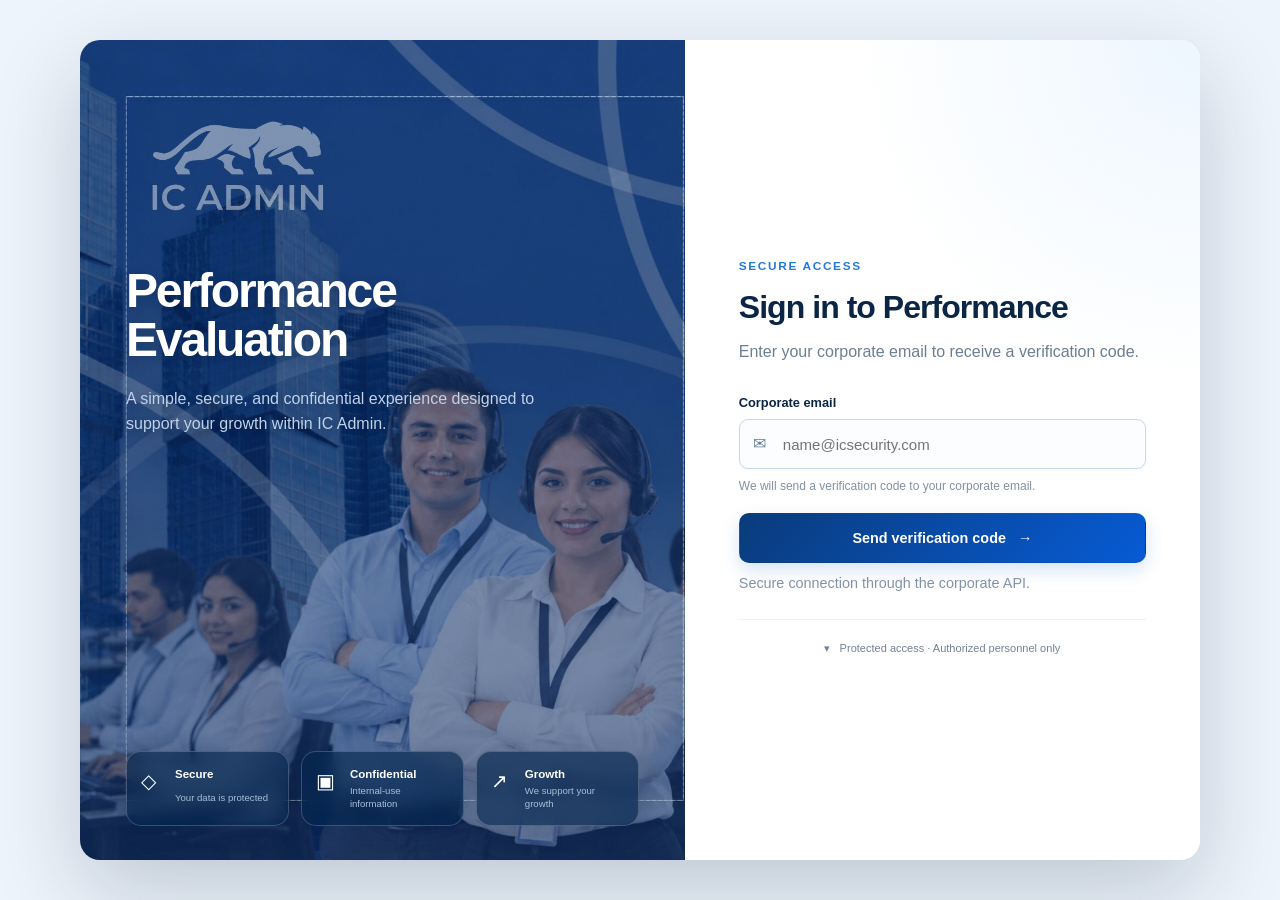
<file: index.html>
<!DOCTYPE html>
<html lang="en">
<head>
<meta charset="UTF-8" />
<meta name="viewport" content="width=device-width, initial-scale=1.0" />
<title>IC Admin — Performance Evaluation</title>
<link rel="stylesheet" href="css/styles.css?v=20261102-self-visibility-v1" />
<link rel="stylesheet" href="css/leader-ux-v20.css?v=20261007-email-login-v1" />
<link rel="stylesheet" href="css/leader-ux-v21.css?v=20261007-email-login-v1" />
<link rel="stylesheet" href="css/workflow-ux-v22.css?v=20261007-email-login-v1" />
<link rel="stylesheet" href="css/clarity-ux-v23.css?v=20261007-email-login-v1" />
<link rel="stylesheet" href="css/closure-ux-v24.css?v=20261007-email-login-v1" />
</head>
<body>
  <div id="app-root"></div>


  <script src="js/config.js?v=20261102-self-visibility-v1"></script>
  <script src="js/data.js?v=20261007-email-login-v1"></script>
  <script src="js/calculations.js?v=20261007-email-login-v1"></script>
  <script src="js/icons.js?v=20261007-email-login-v1"></script>
  <script src="js/charts.js?v=20261007-email-login-v1"></script>
  <script src="js/ninebox-axis-labels-v43.js?v=20261007-email-login-v1"></script>
  <script src="js/storage.js?v=20261007-email-login-v1"></script>
  <script src="js/objective-normalization.js?v=20261007-email-login-v1"></script>
  <script src="js/api.js?v=20261102-self-visibility-v1"></script>
  <script src="js/auth.js?v=20261007-email-login-v1"></script>
  <script src="js/leader-team-state.js?v=20261014-leader-evaluate-v1"></script>
  <script src="js/app.js?v=20261102-ivan-goal-resume-v1"></script>
  <script src="js/leader-draft-continuity-v44.js?v=20261007-email-login-v1"></script>
  <script src="js/continuity-validation-v41.js?v=20261007-email-login-v1"></script>
  <script src="js/leader-ux-v20.js?v=20261007-email-login-v1"></script>
  <script src="js/leader-ux-v21.js?v=20261007-email-login-v1"></script>
  <script src="js/workflow-ux-v22.js?v=20261014-leader-evaluate-v1"></script>
  <script src="js/clarity-ux-v23.js?v=20261007-email-login-v1"></script>
  <script src="js/closure-ux-v24.js?v=20261007-email-login-v1"></script>
  <script src="js/objective-scale-v25.js?v=20261007-email-login-v1"></script>
  <script src="js/name-fix-v26.js?v=20261007-email-login-v1"></script>
  <script src="js/leader-scroll-v27.js?v=20261007-email-login-v1"></script>
  <script src="js/progressive-save-v28.js?v=20261007-email-login-v1"></script>

  <script src="js/i18n-unified-v33.js?v=20261007-email-login-v1"></script>
  <script src="js/i18n-final-v42.js?v=20261007-email-login-v1"></script>
</body>
</html>
</file>
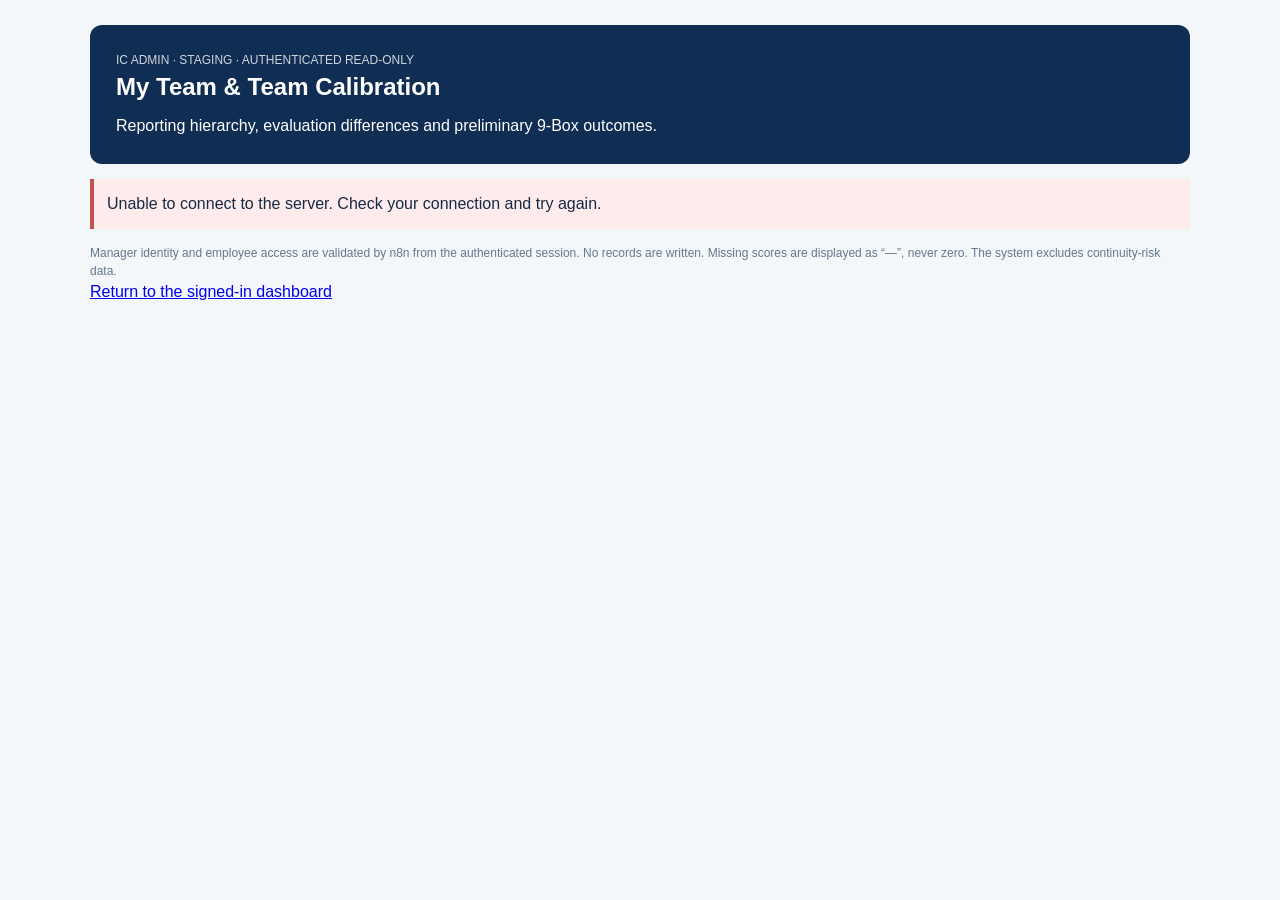
<file: team-calibration-live.html>
<!doctype html>
<html lang="en"><head><meta charset="utf-8"><meta name="viewport" content="width=device-width, initial-scale=1">
<title>IC ADMIN | My Team — Live Read-only</title>
<link rel="stylesheet" href="css/styles.css">
<style>
body{background:#f4f7fa;color:#152b44;font-family:Arial,sans-serif}.shell{max-width:1150px;margin:auto;padding:25px}
.hero{background:#102d53;color:white;padding:26px;border-radius:12px}.hero h1{color:white;margin:0 0 9px}
.panel{background:white;border:1px solid #d9e4ed;border-radius:11px;padding:20px;margin:16px 0}
.grid{display:grid;grid-template-columns:repeat(auto-fit,minmax(175px,1fr));gap:12px}.stat{background:#f2f6fb;padding:14px;border-radius:9px}
.stat strong{display:block;font-size:25px;color:#16365e}.layout{display:grid;grid-template-columns:310px minmax(0,1fr);gap:17px}
button{cursor:pointer;border:1px solid #a9bed2;background:white;border-radius:7px;padding:9px 12px;color:#12345b}
button:hover{background:#e8f1fb}.person{display:block;width:100%;margin:7px 0;text-align:left;transition:background .15s,border-color .15s;min-height:43px}.person.selected,.person[aria-pressed="true"]{background:#193f77;color:#fff;border:2px solid #2f76d2;font-weight:700;box-shadow:inset 4px 0 #73b0ff}.person.selected .badge{background:#dceaff;color:#173d70}.person:focus-visible{outline:3px solid #388bf5;outline-offset:2px}
.small{font-size:12px;color:#66788c}.notice{background:#fff3d3;border-left:4px solid #dbaa25;padding:13px;margin:15px 0}
.error{background:#feecec;border-color:#bc5252}.loading{background:#e8f2ff;border-left-color:#3778cc;color:#143e73}.loading::before{content:"";display:inline-block;width:13px;height:13px;margin-right:10px;border:2px solid #b9d2ed;border-top-color:#1456a5;border-radius:50%;vertical-align:-2px;animation:spinning .8s linear infinite}@keyframes spinning{to{transform:rotate(360deg)}}@media(prefers-reduced-motion:reduce){.loading::before{animation:none}}.detail-loading{padding:28px;border:1px dashed #adc9ea;background:#f4f8fd;border-radius:9px;color:#174574;font-weight:700}.detail-header{margin:0 0 15px}.detail-header h3{margin:0 0 6px}.detail-empty{padding:36px 16px;color:#66788c;text-align:center}.layout>.panel{min-width:0}.row{padding:12px 0;border-bottom:1px solid #e5eaf0}
.boxes{display:grid;grid-template-columns:repeat(3,minmax(0,1fr));gap:6px;max-width:470px}
.box{border:1px solid #c5d4e4;padding:13px 5px;text-align:center;border-radius:7px;font-size:12px;background:#f7f9fc}
.box.chosen{background:#d9eee5;border-color:#3b9b6c}.hidden{display:none}.badge{font-size:11px;border-radius:12px;padding:4px 8px;background:#e6edf6}
pre{white-space:pre-wrap;overflow-wrap:anywhere}@media(max-width:750px){.layout{grid-template-columns:1fr}}
</style></head><body>
<main class="shell"><section class="hero"><div style="font-size:12px;opacity:.8">IC ADMIN · STAGING · AUTHENTICATED READ-ONLY</div><h1>My Team &amp; Team Calibration</h1><div>Reporting hierarchy, evaluation differences and preliminary 9-Box outcomes.</div></section>
<div id="status" class="notice">Loading authorized team data…</div><section id="content" class="hidden">
<div class="grid" id="stats"></div><div class="layout"><aside class="panel"><h3>Reporting hierarchy</h3><div id="hierarchy"></div></aside>
<section class="panel"><h3>Employee evaluation</h3><div id="team" class="small">Select a team member from the left to review their evaluation and 9-Box result.</div><div id="detail" aria-live="polite"></div></section></div></section>
<div class="small">Manager identity and employee access are validated by n8n from the authenticated session. No records are written. Missing scores are displayed as “—”, never zero. The system excludes continuity-risk data.</div>
<p><a href="index.html#/lider/dashboard">Return to the signed-in dashboard</a></p></main>
<script src="js/config.js"></script><script src="js/api.js"></script>
<script>
(function(){
'use strict';
const $=id=>document.getElementById(id);
const htmlEscape=value=>String(value??'').replace(/[&<>"']/g,c=>({'&':'&amp;','<':'&lt;','>':'&gt;','"':'&quot;',"'":'&#39;'}[c]));
const fmt=value=>value===null||value===undefined||value===''?'—':(typeof value==='number'?Number(value.toFixed(2)):htmlEscape(value));
const score=o=>o&&o.globalResult5!=null?fmt(o.globalResult5)+' / 5':'—';
const errors={unauthorized:'No valid session was received by this page. Open it from your signed-in staging tab (same tab), or sign in again.',forbidden:'Your account cannot access this workspace.',no_active_period:'Exactly one active evaluation period is required.',not_in_structure:'The selected employee is outside your reporting structure.',invalid_employee_id:'Invalid employee ID.'};
const status=(s,error=false)=>{$('status').className='notice'+(error?' error':'');$('status').textContent=s};
const request=async(key,query='')=>{
 const endpoint=window.APP_CONFIG.apiEndpoints[key];
 const response=await window.EDDApi.apiRequest(endpoint+query,{cacheMs:0,timeoutMs:30000});
 if(!response||response.success!==true)throw new Error((response&&errors[response.code])||(response&&response.message)||'Unexpected API response');
 return response.data;
};
let hierarchy,overview,selected=null;
function boxes(o){
 if(!o||!o.nineBox||!Number.isInteger(Number(o.nineBox.quadrant)))return '<span class="small">9-Box pending</span>';
 let q=Number(o.nineBox.quadrant);
 const names=['Black Spot','Sowing','Seed','Potted','Sun','Harvest','Water','Heart','Green Spot'];
 let out='<div class="boxes">';
 for(let att=3;att>=1;att--)for(let perf=1;perf<=3;perf++){let n=(perf-1)*3+att;out+='<div class="box '+(n===q?'chosen':'')+'">'+htmlEscape(names[n-1])+'<br>#'+n+(n===q?' ●':'')+'</div>';}
 return out+'</div>';
}
function render(){
 const s=hierarchy.summary||{},c=overview.summary||{};
 $('stats').innerHTML=[['Direct reports',s.directReports],['Indirect reports',s.indirectReports],['Total members',s.totalMembers],['Leader evaluations completed',c.leaderCompleted],['Calibration pending',c.calibrationPending]].map(([n,v])=>'<div class="stat"><span class="small">'+n+'</span><strong>'+fmt(v)+'</strong></div>').join('');
 const members=hierarchy.members||[];
 $('hierarchy').innerHTML='<div><b>'+htmlEscape(hierarchy.manager?.name||'Manager')+'</b></div>'+
 members.map(m=>'<div class="row" style="padding-left:'+Math.min(6,Number(m.level)||0)*11+'px"><button type="button" class="person" aria-pressed="false" data-id="'+htmlEscape(m.employeeId)+'">'+htmlEscape(m.name||m.employeeId)+' <span class="badge">'+htmlEscape(m.relation||'')+'</span></button><div class="small">'+htmlEscape(m.position||'')+'</div></div>').join('');
 $('team').textContent='Select a team member from the left to review their evaluation and 9-Box result.';
 $('detail').innerHTML='<div class="detail-empty">No employee selected.</div>';
 $('content').classList.remove('hidden');
 document.querySelectorAll('#hierarchy [data-id]').forEach(b=>b.addEventListener('click',()=>detail(b.dataset.id)));

}
let detailRequestId=0;
async function detail(id){
 if(!/^[A-Za-z0-9_-]{1,64}$/.test(id))return status('Invalid employee ID',true);
 if(!hierarchy.members.some(m=>String(m.employeeId)===id))return status('Employee outside current team.',true);
 selected=id;
 document.querySelectorAll('#hierarchy [data-id]').forEach(b=>{
   const active=b.dataset.id===id;
   b.classList.toggle('selected',active);
   b.setAttribute('aria-pressed',String(active));
 });
 const member=hierarchy.members.find(m=>String(m.employeeId)===id);
 const myRequest=++detailRequestId;
 $('team').textContent='Selected: '+(member?.name||id);
 $('detail').innerHTML='<div class="detail-loading" role="status">Loading evaluation for '+htmlEscape(member?.name||id)+'… Please wait.</div>';
 status('Loading evaluation…');
 try{
  const d=await request('managerTeamEvaluation','?employeeId='+encodeURIComponent(id));
  if(myRequest!==detailRequestId)return; // Ignore responses from an earlier selection.
  $('detail').innerHTML='<div class="detail-header"><h3>'+htmlEscape(d.employee?.name||member?.name||id)+'</h3><p class="small">'+htmlEscape(d.employee?.position||'')+' · Evaluated by '+htmlEscape(d.evaluator?.name||'—')+'</p></div>'+
  '<div class="grid"><div class="stat">Self-assessment<strong>'+score(d.self)+'</strong></div><div class="stat">Manager evaluation<strong>'+score(d.leader)+'</strong></div><div class="stat">Difference (manager − self)<strong>'+fmt(d.gap?.global?.difference5)+'</strong></div></div>'+
  '<h4>Self-assessment 9-Box</h4>'+boxes(d.self)+'<h4>Manager 9-Box</h4>'+boxes(d.leader)+
  '<h4>Competencies</h4>'+(d.competencies||[]).map(x=>'<div class="row"><b>'+htmlEscape(x.name)+'</b><div class="small">Self: '+fmt(x.selfValue)+' · Manager: '+fmt(x.leaderValue)+'</div></div>').join('')+
  '<h4>Objectives</h4>'+(d.objectives||[]).map(x=>'<div class="row"><b>'+htmlEscape(x.description)+'</b><div class="small">Self compliance: '+fmt(x.self?.compliancePercent)+' · Manager validated: '+fmt(x.leader?.leaderValidatedPercent)+'</div></div>').join('')+
  '<p class="small">View only. Preliminary results are not a calibration action.</p>';
  status('Evaluation loaded. Read-only.');
 }catch(e){
  if(myRequest!==detailRequestId)return;
  $('detail').innerHTML='<div class="notice error" role="alert">Could not load this evaluation. Please select the employee again.</div>';
  status(errors[e.detalle?.code]||e.message||'Unable to load detail.',true);
 }
}

async function init(){
 try{
  [hierarchy,overview]=await Promise.all([request('managerHierarchy'),request('managerTeamCalibration')]);
  render();status('Authenticated data loaded. Read-only.');
 }catch(e){status(errors[e.detalle?.code]||e.message||'The manager endpoints are not yet published. The illustrative demo remains available.',true)}
}
init();
})();
</script></body></html>
</file>
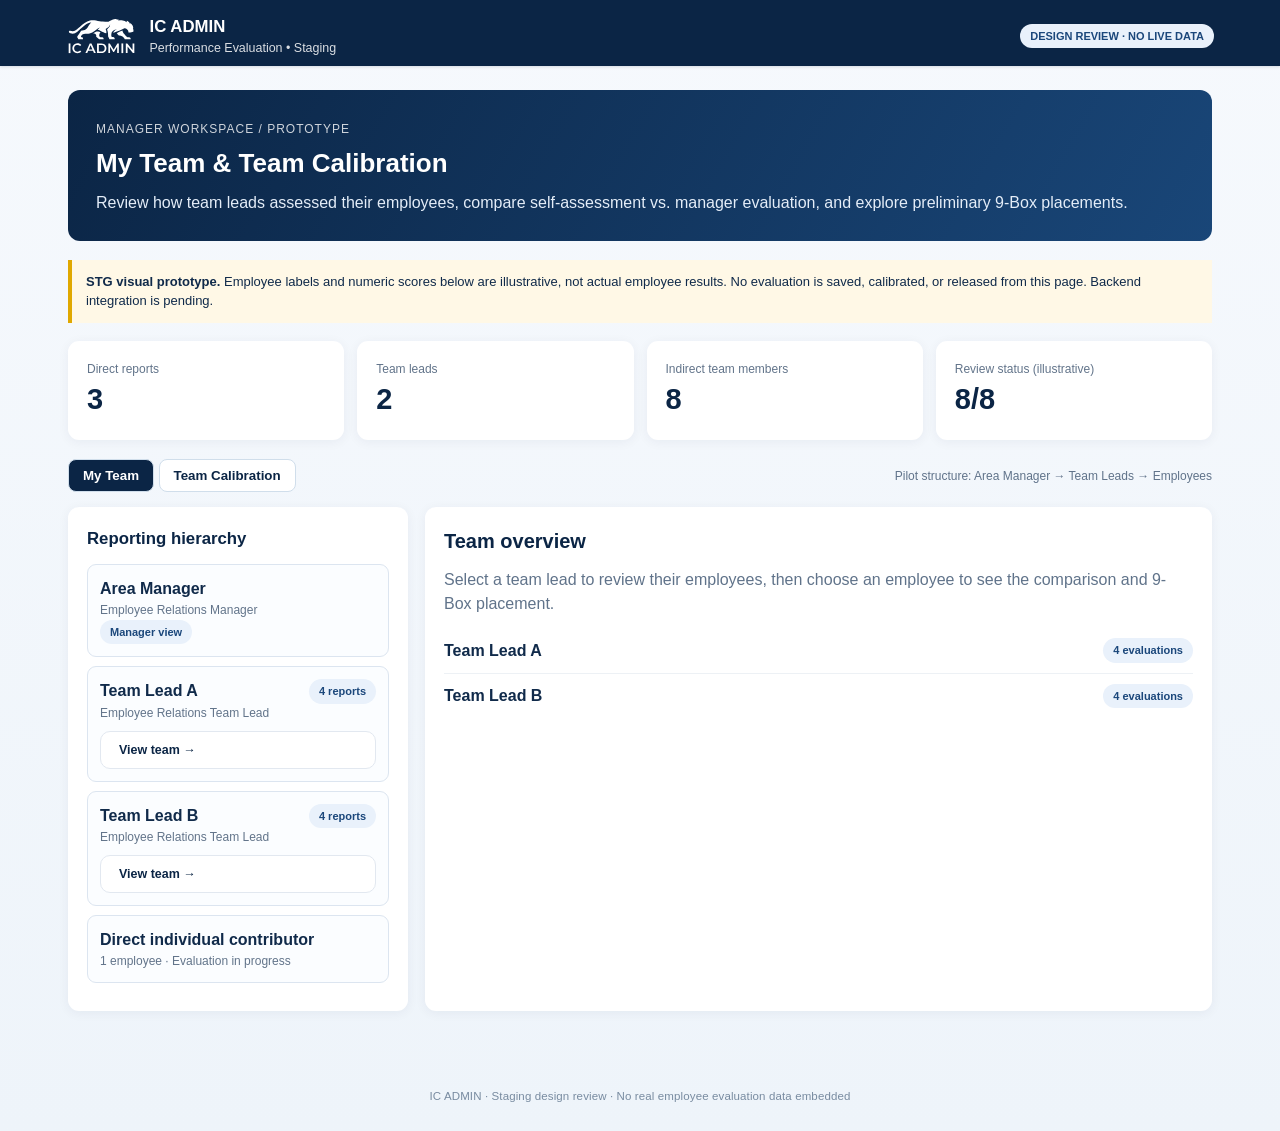
<file: team-calibration-preview.html>
<!DOCTYPE html>
<html lang="en"><head><meta charset="utf-8"><meta name="viewport" content="width=device-width,initial-scale=1">
<title>IC ADMIN | Team Calibration — STG</title>
<link rel="stylesheet" href="css/styles.css">
<style>
.tc-shell{max-width:1180px;margin:auto;padding:24px 18px 55px}.tc-hero{background:linear-gradient(120deg,#0b2545,#194678);color:white;border-radius:12px;padding:26px 28px;margin-bottom:19px}.tc-hero h1{color:white;font-size:26px;margin:4px 0 8px}.tc-muted{color:#60738a}.tc-grid{display:grid;grid-template-columns:repeat(4,1fr);gap:13px;margin-bottom:19px}.tc-panel{background:white;border-radius:11px;box-shadow:0 2px 12px #1529450e;padding:19px}.tc-kpi{font-size:29px;color:#0b2545;font-weight:800}.tc-tag{display:inline-block;border-radius:18px;padding:4px 10px;background:#e9f1fb;color:#1b477b;font-weight:700;font-size:11px}.tc-pill{background:#fff3d9;color:#805615}.tc-layout{display:grid;grid-template-columns:340px minmax(0,1fr);gap:17px}.tc-node{border:1px solid #dce5f0;padding:12px;border-radius:9px;margin:9px 0;background:#fbfdff}.tc-node button{margin-top:9px;width:100%;text-align:left}.tc-member{padding:11px;border:1px solid #e1e9f2;border-radius:9px;margin:8px 0;display:flex;gap:10px;align-items:center;justify-content:space-between}.tc-member.active{border-color:#3b82c4;background:#eaf1fb}.tc-mini{font-size:12px;color:#62748a}.tc-results{display:grid;grid-template-columns:repeat(3,1fr);gap:11px}.tc-stat{border:1px solid #dae5f1;border-radius:9px;padding:12px}.tc-stat b{display:block;font-size:25px;margin-top:5px;color:#102e55}.tc-nine{display:grid;grid-template-columns:repeat(3,1fr);gap:6px;max-width:410px;margin:12px auto}.tc-cell{border:1px solid #cfdceb;border-radius:8px;text-align:center;min-height:82px;padding:8px 4px;background:#f7faff;position:relative}.tc-cell.on{background:#e1f2ea;border-color:#3f9975}.tc-cell span{font-weight:800;font-size:12px}.tc-cell small{display:block;font-size:10px;color:#657489}.tc-dot{display:inline-block;background:#0b2545;color:white;border-radius:50%;padding:3px 6px;font-size:10px;margin:2px}.tc-dot.manager{background:#238a63}.tc-row{display:flex;align-items:center;justify-content:space-between;padding:10px 0;border-bottom:1px solid #edf1f5}.tc-row:last-child{border:0}.tc-empty{color:#657489;padding:20px 4px}.tc-notice{background:#fff8e6;border-left:4px solid #e0a800;padding:12px 14px;font-size:13px;margin-bottom:18px}.tc-flex{display:flex;align-items:center;justify-content:space-between;gap:12px;flex-wrap:wrap}.tc-tab{border:1px solid #d0deeb;background:white;border-radius:8px;padding:8px 14px;cursor:pointer;color:#0b2545;font-weight:700}.tc-tab.active{background:#0b2545;color:white}.tc-hide{display:none}@media(max-width:900px){.tc-layout{grid-template-columns:1fr}.tc-grid{grid-template-columns:repeat(2,1fr)}}@media(max-width:550px){.tc-grid,.tc-results{grid-template-columns:1fr}}
</style></head><body>
<header class="app-header"><div class="app-header-top"><div class="brand"><img src="assets/ic-admin-logo-white.svg" style="height:40px;max-width:140px" alt="Inter-Con"><div><div class="brand-title">IC ADMIN</div><div class="brand-sub">Performance Evaluation • Staging</div></div></div><span class="tc-tag">DESIGN REVIEW · NO LIVE DATA</span></div></header>
<main class="tc-shell">
<section class="tc-hero"><span style="font-size:12px;letter-spacing:1px;opacity:.8">MANAGER WORKSPACE / PROTOTYPE</span><h1>My Team &amp; Team Calibration</h1><p style="margin:0;color:#e4edf8">Review how team leads assessed their employees, compare self-assessment vs. manager evaluation, and explore preliminary 9-Box placements.</p></section>
<div class="tc-notice"><b>STG visual prototype.</b> Employee labels and numeric scores below are illustrative, not actual employee results. No evaluation is saved, calibrated, or released from this page. Backend integration is pending.</div>
<div class="tc-grid"><div class="tc-panel"><div class="tc-mini">Direct reports</div><div class="tc-kpi">3</div></div><div class="tc-panel"><div class="tc-mini">Team leads</div><div class="tc-kpi">2</div></div><div class="tc-panel"><div class="tc-mini">Indirect team members</div><div class="tc-kpi">8</div></div><div class="tc-panel"><div class="tc-mini">Review status (illustrative)</div><div class="tc-kpi">8/8</div></div></div>
<div class="tc-flex" style="margin:0 0 15px"><div><button class="tc-tab active" id="tabTeam" onclick="setTab('team')">My Team</button> <button class="tc-tab" id="tabCal" onclick="setTab('cal')">Team Calibration</button></div><span class="tc-muted" style="font-size:12px">Pilot structure: Area Manager → Team Leads → Employees</span></div>
<div class="tc-layout"><aside class="tc-panel"><h3 style="margin-top:0">Reporting hierarchy</h3><div class="tc-node"><b>Area Manager</b><div class="tc-mini">Employee Relations Manager</div><span class="tc-tag">Manager view</span></div>
<div id="leaders"></div><div class="tc-node"><b>Direct individual contributor</b><div class="tc-mini">1 employee · Evaluation in progress</div></div></aside>
<section class="tc-panel"><div id="welcome"><h2>Team overview</h2><p class="tc-muted">Select a team lead to review their employees, then choose an employee to see the comparison and 9-Box placement.</p><div class="tc-row"><b>Team Lead A</b><span class="tc-tag">4 evaluations</span></div><div class="tc-row"><b>Team Lead B</b><span class="tc-tag">4 evaluations</span></div></div>
<div id="detail" class="tc-hide"><div class="tc-flex"><div><span class="tc-tag">ILLUSTRATIVE RESULT</span><h2 id="employeeTitle" style="margin-top:7px"></h2><div class="tc-mini" id="managerTitle"></div></div><button class="btn btn-outline btn-sm" onclick="showOverview()">← Team overview</button></div>
<div class="tc-results" style="margin-top:19px"><div class="tc-stat"><div class="tc-mini">Self-assessment</div><b id="scoreSelf"></b></div><div class="tc-stat"><div class="tc-mini">Manager evaluation</div><b id="scoreManager"></b></div><div class="tc-stat"><div class="tc-mini">Difference (manager − self)</div><b id="scoreGap"></b></div></div>
<h3>Competency comparison</h3><div class="tc-row"><span>Values &amp; Attitude</span><b id="attitudes"></b></div><div class="tc-row"><span>Performance</span><b id="performances"></b></div><h3>9-Box placement</h3><p class="tc-mini">S = Self-assessment; M = Manager evaluation. Vertical: Values &amp; Attitude · Horizontal: Performance.</p><div class="tc-nine" id="nineBox"></div><p class="tc-mini" id="positions"></p><div class="tc-notice" style="margin-top:14px"><b>Read-only preview.</b> Calibration decisions and adjusted results require authorized backend workflows and an audit trail.</div>
</div></section></div></main><footer class="app-footer">IC ADMIN · Staging design review · No real employee evaluation data embedded</footer>
<script>
const demo=[{lead:'Team Lead A',team:[{id:'Employee A1',s:64,m:72,sa:75,sp:61,ma:84,mp:69},{id:'Employee A2',s:56,m:68,sa:64,sp:55,ma:72,mp:65},{id:'Employee A3',s:76,m:82,sa:81,sp:74,ma:88,mp:80},{id:'Employee A4',s:69,m:62,sa:70,sp:68,ma:67,mp:60}]},{lead:'Team Lead B',team:[{id:'Employee B1',s:71,m:81,sa:73,sp:70,ma:82,mp:80},{id:'Employee B2',s:83,m:78,sa:86,sp:81,ma:79,mp:77},{id:'Employee B3',s:59,m:69,sa:65,sp:56,ma:76,mp:65},{id:'Employee B4',s:78,m:88,sa:81,sp:76,ma:93,mp:85}]}];
const boxNames=['Black Spot','Sowing','Seed','Potted','Sun','Harvest','Water','Heart','Green Spot'];
const lv=x=>x<60?0:x<80?1:2;const pos=(a,p)=>lv(p)*3+lv(a)+1;
let selectedLead=null,selectedPerson=null;
function renderHierarchy(){document.querySelector('#leaders').innerHTML=demo.map((g,i)=>'<div class="tc-node"><div class="tc-flex"><b>'+g.lead+'</b><span class="tc-tag">'+g.team.length+' reports</span></div><div class="tc-mini">Employee Relations Team Lead</div><button class="btn btn-outline btn-sm" onclick="pickLead('+i+')">View team →</button><div id="group'+i+'"></div></div>').join('')}
function pickLead(i){selectedLead=i;const g=demo[i];document.querySelectorAll('[id^="group"]').forEach(n=>n.innerHTML='');document.querySelector('#group'+i).innerHTML=g.team.map((x,j)=>'<button class="btn btn-outline btn-sm" style="margin-top:6px;font-size:12px" onclick="pickEmployee('+i+','+j+')">'+x.id+' · View Results →</button>').join('');showOverview();document.querySelector('#welcome').innerHTML='<h2>'+g.lead+' — Employees</h2><p class="tc-muted">Select a row to review evaluation results.</p>'+g.team.map((x,j)=>'<div class="tc-member"><div><b>'+x.id+'</b><div class="tc-mini">Manager evaluation: '+x.m+' / 100</div></div><button class="btn btn-outline btn-sm" onclick="pickEmployee('+i+','+j+')">View Results</button></div>').join('')}
function showOverview(){document.querySelector('#welcome').classList.remove('tc-hide');document.querySelector('#detail').classList.add('tc-hide')}
function pickEmployee(i,j){const x=demo[i].team[j];document.querySelector('#welcome').classList.add('tc-hide');document.querySelector('#detail').classList.remove('tc-hide');document.querySelector('#employeeTitle').textContent=x.id;document.querySelector('#managerTitle').textContent='Evaluated by '+demo[i].lead;document.querySelector('#scoreSelf').textContent=x.s.toFixed(1)+' / 100';document.querySelector('#scoreManager').textContent=x.m.toFixed(1)+' / 100';const gap=x.m-x.s;document.querySelector('#scoreGap').textContent=(gap>0?'+':'')+gap.toFixed(1);document.querySelector('#attitudes').textContent='S '+x.sa+'  |  M '+x.ma;document.querySelector('#performances').textContent='S '+x.sp+'  |  M '+x.mp;const si=pos(x.sa,x.sp),mi=pos(x.ma,x.mp);document.querySelector('#nineBox').innerHTML=[2,1,0].flatMap(a=>[0,1,2].map(p=>{let n=p*3+a+1;return '<div class="tc-cell '+(n===si||n===mi?'on':'')+'"><span>'+boxNames[n-1]+'</span><small>Box '+n+'</small>'+(n===si?'<span class="tc-dot">S</span>':'')+(n===mi?'<span class="tc-dot manager">M</span>':'')+'</div>'})).join('');document.querySelector('#positions').textContent='Self: #'+si+' '+boxNames[si-1]+' · Manager: #'+mi+' '+boxNames[mi-1]}
function setTab(t){document.querySelector('#tabTeam').classList.toggle('active',t==='team');document.querySelector('#tabCal').classList.toggle('active',t==='cal');showOverview();document.querySelector('#welcome').innerHTML=t==='team'?'<h2>My Team</h2><p class="tc-muted">Explore the reporting hierarchy and direct reports.</p>':'<h2>Team Calibration</h2><p class="tc-muted">Choose a team lead on the left to compare their employees’ self-assessment and manager evaluation results.</p>';selectedLead=null;document.querySelectorAll('[id^="group"]').forEach(n=>n.innerHTML='')}
renderHierarchy();
</script></body></html>
</file>
<file: css/styles.css>
/* ==========================================================================
   styles.css — Línea visual corporativa EDD Inter-Con
   Azul marino institucional, fondo blanco, azul claro secundario,
   semáforo verde/amarillo/naranja/rojo para estatus.
   ========================================================================== */

:root {
  --azul-marino: #0b2545;
  --azul-marino-2: #13315c;
  --azul-claro: #eaf1fb;
  --azul-medio: #3b82c4;
  --blanco: #ffffff;
  --gris-texto: #4a5568;
  --gris-borde: #e2e8f0;
  --gris-fondo: #f6f8fb;
  --verde: #28a745;
  --amarillo: #e0a800;
  --naranja: #e0731c;
  --rojo: #c0392b;
  --radio: 10px;
  --sombra: 0 1px 3px rgba(11, 37, 69, 0.08), 0 1px 2px rgba(11, 37, 69, 0.06);
}

* { box-sizing: border-box; }
html, body { margin: 0; padding: 0; }
body {
  font-family: -apple-system, BlinkMacSystemFont, 'Segoe UI', Roboto, Helvetica, Arial, sans-serif;
  background: var(--gris-fondo);
  color: #1a202c;
  line-height: 1.5;
}
h1, h2, h3, h4 { color: var(--azul-marino); margin: 0 0 12px; }
h2 { font-size: 1.25rem; }
h3 { font-size: 1.05rem; margin-top: 20px; }
h4 { font-size: 0.95rem; }
p { margin: 0 0 12px; }
.muted { color: #8492a6; font-size: 0.9rem; }
.container { max-width: 1180px; margin: 0 auto; padding: 20px 16px 60px; }

/* ---------- Header ---------- */
.app-header { background: var(--azul-marino); color: #fff; box-shadow: var(--sombra); }
.app-header-top { max-width: 1180px; margin: 0 auto; display: flex; justify-content: space-between; align-items: center; flex-wrap: wrap; gap: 12px; padding: 14px 16px 8px; }
.brand { display: flex; align-items: center; gap: 12px; }
.brand-mark { background: #fff; color: var(--azul-marino); font-weight: 800; border-radius: 8px; width: 40px; height: 40px; display: flex; align-items: center; justify-content: center; font-size: 0.95rem; letter-spacing: 0.5px; }
.brand-mark-lg { width: 64px; height: 64px; font-size: 1.4rem; margin-bottom: 10px; }
.brand-title { font-weight: 700; font-size: 1.05rem; }
.brand-sub { font-size: 0.78rem; opacity: 0.85; }
.header-meta { display: flex; align-items: center; gap: 18px; flex-wrap: wrap; }
.header-meta-item { display: flex; flex-direction: column; font-size: 0.78rem; }
.header-meta-item .label { opacity: 0.7; text-transform: uppercase; font-size: 0.65rem; letter-spacing: 0.04em; }
.header-meta-item .value { font-weight: 600; }
.nav-tabs { max-width: 1180px; margin: 0 auto; display: flex; gap: 4px; padding: 0 12px; overflow-x: auto; }
.nav-tabs a { color: #cfe0f5; text-decoration: none; padding: 10px 14px; font-size: 0.88rem; border-bottom: 3px solid transparent; white-space: nowrap; }
.nav-tabs a.active { color: #fff; border-bottom-color: var(--azul-medio); font-weight: 600; }
.nav-tabs a:hover { color: #fff; }
.app-footer { text-align: center; color: #8492a6; font-size: 0.78rem; padding: 20px 16px 40px; }

/* ---------- Botones ---------- */
.btn { display: inline-block; border: 1px solid transparent; border-radius: 8px; padding: 9px 16px; font-size: 0.88rem; font-weight: 600; cursor: pointer; text-decoration: none; text-align: center; transition: background .15s, color .15s, border-color .15s; }
.btn-primary { background: var(--azul-marino); color: #fff; }
.btn-primary:hover { background: var(--azul-marino-2); }
.btn-outline { background: #fff; color: var(--azul-marino); border-color: var(--gris-borde); }
.btn-outline:hover { background: var(--azul-claro); }
.btn-danger { background: #fff; color: var(--rojo); border-color: var(--rojo); }
.btn-danger:hover { background: #fdecea; }
.btn-sm { padding: 5px 10px; font-size: 0.78rem; }
.btn-block { display: block; width: 100%; margin-bottom: 10px; }
.btn[disabled] { opacity: 0.5; cursor: not-allowed; }

/* ---------- Login ---------- */
.login-screen { min-height: 100vh; display: flex; align-items: center; justify-content: center; background: linear-gradient(160deg, var(--azul-marino) 0%, var(--azul-marino-2) 45%, #1c4a7c 100%); padding: 24px; }
.login-card { background: #fff; border-radius: var(--radio); box-shadow: 0 12px 30px rgba(0,0,0,0.25); padding: 32px; width: 100%; max-width: 420px; }
.login-brand { text-align: center; margin-bottom: 20px; }
.login-brand h1 { font-size: 1.15rem; margin-bottom: 4px; }
.login-brand p { font-size: 0.82rem; color: #8492a6; }
.login-form label { display: block; font-size: 0.8rem; font-weight: 600; margin: 10px 0 4px; color: var(--azul-marino); }
.login-form input, .login-form select { width: 100%; padding: 9px 10px; border: 1px solid var(--gris-borde); border-radius: 8px; font-size: 0.9rem; }
.login-form .btn { margin-top: 16px; }
.quick-access { margin-top: 24px; border-top: 1px solid var(--gris-borde); padding-top: 16px; }
.quick-access-title { font-size: 0.78rem; color: #8492a6; text-transform: uppercase; letter-spacing: 0.04em; margin-bottom: 10px; }
.quick-access .btn { font-size: 0.78rem; margin-bottom: 8px; }

/* Login de dos pasos (beta 3) */
.login-secondary-actions { display: flex; justify-content: space-between; gap: 8px; margin-top: 10px; flex-wrap: wrap; }
.login-secondary-actions .btn { flex: 1; }
#loginCountdown { font-weight: 700; color: var(--azul-marino); }
#loginCountdown.countdown-vencido { color: var(--rojo); }
.row-sin-lider td:first-child { border-left: 3px solid var(--rojo); }

/* ---------- Tarjetas / layout ---------- */
.card { background: #fff; border-radius: var(--radio); box-shadow: var(--sombra); padding: 22px; margin-bottom: 20px; }
.two-col { display: grid; grid-template-columns: 1fr 1fr; gap: 20px; }
.info-grid { display: grid; grid-template-columns: repeat(auto-fit, minmax(180px, 1fr)); gap: 14px; margin: 14px 0; }
.info-grid .label, .info-grid > div > .label { display: block; font-size: 0.72rem; text-transform: uppercase; color: #8492a6; letter-spacing: 0.03em; }
.info-grid .value { font-weight: 600; color: var(--azul-marino); }
.actions { display: flex; gap: 10px; align-items: center; flex-wrap: wrap; margin-top: 14px; }

/* ---------- KPI ---------- */
.kpi-grid { display: grid; grid-template-columns: repeat(auto-fit, minmax(150px, 1fr)); gap: 14px; margin-bottom: 20px; }
.kpi-grid-3 { grid-template-columns: repeat(3, 1fr); margin-bottom: 14px; }
.kpi-card { background: #fff; border-radius: var(--radio); box-shadow: var(--sombra); padding: 16px; text-align: center; border-top: 3px solid var(--azul-medio); }
.kpi-value { font-size: 1.6rem; font-weight: 800; color: var(--azul-marino); }
.kpi-value.kpi-green { color: var(--verde); } .kpi-value.kpi-yellow { color: var(--amarillo); }
.kpi-value.kpi-red { color: var(--rojo); } .kpi-value.kpi-blue { color: var(--azul-medio); } .kpi-value.kpi-gray { color: #8492a6; }
.kpi-label { font-size: 0.78rem; color: #8492a6; margin-top: 4px; }

/* ---------- Badges (estatus) ---------- */
.badge { display: inline-block; padding: 3px 10px; border-radius: 999px; font-size: 0.72rem; font-weight: 700; color: #fff; white-space: nowrap; }
.badge-green { background: var(--verde); } .badge-yellow { background: var(--amarillo); color: #3a2c00; }
.badge-red { background: var(--rojo); } .badge-blue { background: var(--azul-medio); } .badge-gray { background: #8492a6; }

/* ---------- Progreso ---------- */
.progress-wrap { margin: 14px 0; }
.progress { background: var(--gris-borde); border-radius: 999px; height: 10px; overflow: hidden; flex: 1; }
.progress-bar { height: 100%; border-radius: 999px; background: var(--azul-marino); transition: width .3s; }
.progress-label { font-size: 0.75rem; color: #8492a6; margin-top: 4px; }
.bar-row { display: flex; align-items: center; gap: 10px; margin-bottom: 10px; }
.bar-label { width: 220px; font-size: 0.82rem; flex-shrink: 0; }
.bar-count { width: 30px; text-align: right; font-size: 0.8rem; color: #8492a6; }

/* ---------- Tablas ---------- */
.table { width: 100%; border-collapse: collapse; margin: 10px 0; font-size: 0.86rem; }
.table th { text-align: left; background: var(--azul-claro); color: var(--azul-marino); padding: 9px 10px; font-size: 0.76rem; text-transform: uppercase; letter-spacing: 0.02em; }
.table td { padding: 9px 10px; border-bottom: 1px solid var(--gris-borde); vertical-align: top; }
.table-compact td, .table-compact th { padding: 6px 8px; font-size: 0.82rem; }
.table tr.row-auto-mayor td:first-child { border-left: 3px solid var(--azul-medio); }
.table tr.row-lider-mayor td:first-child { border-left: 3px solid var(--naranja); }
.text-right { text-align: right; }

/* ---------- Formularios ---------- */
.form-group { margin-bottom: 14px; }
.form-row { display: grid; grid-template-columns: 1fr 1fr; gap: 14px; }
label { font-weight: 600; font-size: 0.82rem; color: var(--azul-marino); }
input[type="text"], input[type="number"], select, textarea {
  width: 100%; padding: 9px 10px; border: 1px solid var(--gris-borde); border-radius: 8px; font-size: 0.88rem; font-family: inherit; margin-top: 4px;
}
textarea { min-height: 60px; resize: vertical; }
.confirm-check { display: flex; align-items: center; gap: 8px; font-weight: 500; font-size: 0.85rem; color: var(--gris-texto); margin-right: auto; }

/* ---------- Wizard / competencias ---------- */
.wizard-card { }
.wizard-steps { display: flex; flex-wrap: wrap; gap: 6px; margin-bottom: 16px; }
.wizard-step { font-size: 0.74rem; padding: 6px 10px; border-radius: 999px; background: var(--gris-fondo); color: #8492a6; border: 1px solid var(--gris-borde); }
.wizard-step.active { background: var(--azul-marino); color: #fff; border-color: var(--azul-marino); }
.wizard-step.done { background: var(--azul-claro); color: var(--azul-marino); }
.wizard-nav { display: flex; align-items: center; gap: 12px; margin-top: 18px; flex-wrap: wrap; }
.peso-tag { background: var(--azul-claro); color: var(--azul-marino); font-size: 0.7rem; font-weight: 700; padding: 2px 8px; border-radius: 999px; margin-left: 8px; }

.competency-card { border: 1px solid var(--gris-borde); border-radius: var(--radio); padding: 14px 16px; margin-bottom: 12px; }
.competency-header { display: flex; justify-content: space-between; gap: 16px; align-items: flex-start; flex-wrap: wrap; }
.conductas { margin: 8px 0 0; padding-left: 18px; color: var(--gris-texto); font-size: 0.82rem; }
.competency-rate { min-width: 190px; }
.comentario-box { margin-top: 10px; }
.comentario-lectura { margin-top: 8px; font-size: 0.82rem; color: var(--gris-texto); background: var(--gris-fondo); padding: 8px 10px; border-radius: 8px; }

/* ---------- Rating widget (estrellas + N/A) ---------- */
.rating-widget { display: flex; align-items: center; gap: 10px; flex-wrap: wrap; margin-top: 6px; }
.star-rating { display: flex; flex-direction: row-reverse; gap: 2px; }
.star-rating input, .na-radio { position: absolute; width: 1px; height: 1px; padding: 0; margin: -1px; overflow: hidden; clip: rect(0,0,0,0); white-space: nowrap; border: 0; }
.star-rating label.star {
  font-size: 1.65rem; line-height: 1; color: #d8dfe6; cursor: pointer;
  transition: color .12s ease, transform .12s ease; user-select: none;
}
.star-rating label.star:hover { transform: scale(1.15); }
.star-rating input:checked ~ label.star,
.star-rating label.star:hover,
.star-rating label.star:hover ~ label.star { color: #f5b301; }
.na-pill {
  display: inline-flex; align-items: center; justify-content: center; padding: 5px 12px;
  border-radius: 999px; border: 1px solid var(--gris-borde); font-size: 0.72rem; font-weight: 700;
  color: #8492a6; cursor: pointer; transition: all .12s ease; background: #fff;
}
.na-pill:hover { border-color: var(--azul-marino); color: var(--azul-marino); }
.na-radio:checked + .na-pill { background: var(--azul-marino); color: #fff; border-color: var(--azul-marino); }
.rating-empty-hint { font-size: 0.68rem; color: #c0392b; font-weight: 600; }
.rating-readonly .star, .rating-readonly .na-pill { cursor: default; pointer-events: none; }
.rating-compact .star-rating label.star { font-size: 1.25rem; }
.rating-compact .na-pill { padding: 3px 9px; font-size: 0.66rem; }

.escala-details { margin: 10px 0 16px; font-size: 0.85rem; }
.escala-details summary { cursor: pointer; color: var(--azul-medio); font-weight: 600; }
.escala-help { margin-top: 10px; background: var(--azul-claro); border-radius: 8px; padding: 10px 14px; }
.escala-row { display: flex; gap: 10px; padding: 4px 0; font-size: 0.82rem; }
.escala-valor { font-weight: 800; width: 30px; color: var(--azul-marino); }

.objetivo-row { display: flex; gap: 10px; align-items: flex-start; border: 1px solid var(--gris-borde); border-radius: var(--radio); padding: 12px; margin-bottom: 10px; }
.objetivo-num { font-weight: 700; color: var(--azul-marino); width: 30px; padding-top: 8px; }
.objetivo-fields { flex: 1; display: grid; grid-template-columns: 1fr 1fr minmax(150px, auto); gap: 10px; align-items: center; }
.objetivo-lectura { font-size: 0.85rem; padding: 6px 0; }

.resumen-seccion { margin-bottom: 18px; }

/* ---------- Resultado / cuadrante ---------- */
.resultado-final { display: flex; align-items: center; gap: 18px; margin: 10px 0; }
.resultado-num { font-size: 2.6rem; font-weight: 800; }
.cuadrante-box { display: flex; gap: 16px; border: 2px solid; border-radius: var(--radio); padding: 16px; margin: 14px 0; align-items: flex-start; }
.cuadrante-icon { width: 72px; height: 72px; flex-shrink: 0; border-radius: 14px; overflow: hidden; box-shadow: var(--sombra); }
.cuadrante-icon svg { width: 100%; height: 100%; display: block; }
.cuadrante-body { flex: 1; min-width: 0; }
.cuadrante-title-row { display: flex; align-items: center; gap: 10px; flex-wrap: wrap; margin-bottom: 4px; }
.cuadrante-num { color: #fff; font-weight: 800; border-radius: 8px; width: 30px; height: 30px; display: flex; align-items: center; justify-content: center; flex-shrink: 0; font-size: 0.85rem; }
.evidencias-list { padding-left: 18px; font-size: 0.88rem; }
.bar-icon-mini { width: 22px; height: 22px; border-radius: 6px; overflow: hidden; flex-shrink: 0; }
.bar-icon-mini svg { width: 100%; height: 100%; display: block; }

/* ---------- Filtros / alertas ---------- */
.filters-bar { display: flex; gap: 10px; flex-wrap: wrap; margin-bottom: 14px; }
.filters-bar select { width: auto; min-width: 160px; margin-top: 0; }
.alert { padding: 10px 14px; border-radius: 8px; font-size: 0.85rem; margin-bottom: 10px; }
.alert-info { background: var(--azul-claro); color: var(--azul-marino); }
.alert-warning { background: #fff6e0; color: #7a5b00; }
.alert-danger { background: #fdecea; color: var(--rojo); }
.alertas-list { list-style: none; padding: 0; margin: 0; }
.alertas-list li { margin-bottom: 8px; }

/* ---------- 9-Box ---------- */
.ninebox-axes { display: flex; }
.axis-y { writing-mode: vertical-rl; transform: rotate(180deg); font-size: 0.75rem; font-weight: 700; color: var(--azul-marino); margin-right: 6px; }
.axis-x { text-align: center; font-size: 0.75rem; font-weight: 700; color: var(--azul-marino); margin-top: 6px; }
.ninebox-grid { display: flex; flex-direction: column; gap: 6px; margin-left: 20px; }
.ninebox-row { display: grid; grid-template-columns: repeat(3, 1fr); gap: 6px; }
.ninebox-cell { border: 2px solid; border-radius: 10px; padding: 10px; min-height: 100px; cursor: pointer; background: var(--gris-fondo); transition: transform .1s; }
.ninebox-cell:hover { transform: scale(1.02); }
.ninebox-cell-icon { width: 30px; height: 30px; border-radius: 7px; overflow: hidden; margin-bottom: 6px; }
.ninebox-cell-icon svg { width: 100%; height: 100%; display: block; }
.ninebox-cell-title { font-size: 0.76rem; font-weight: 700; color: var(--azul-marino); margin-bottom: 8px; }
.ninebox-markers { display: flex; flex-wrap: wrap; gap: 6px; }
.ninebox-marker { width: 26px; height: 26px; border-radius: 50%; color: #fff; font-size: 0.68rem; font-weight: 700; display: flex; align-items: center; justify-content: center; }
.cuadrante-detail { margin-top: 16px; }

/* ---------- Gantt / cronograma ---------- */
.gantt { overflow-x: auto; }
.gantt-header, .gantt-row { display: grid; grid-template-columns: 220px repeat(6, 40px) 110px; gap: 4px; align-items: center; margin-bottom: 4px; }
.gantt-header { font-size: 0.7rem; text-transform: uppercase; color: #8492a6; font-weight: 700; }
.gantt-label { font-size: 0.8rem; }
.gantt-col { height: 22px; background: var(--gris-borde); border-radius: 4px; }
.gantt-header .gantt-col { background: transparent; text-align: center; height: auto; }
.gantt-active.gantt-gray { background: #b6bfc9; }
.gantt-active.gantt-yellow { background: var(--amarillo); }
.gantt-active.gantt-green { background: var(--verde); }
.gantt-active.gantt-red { background: var(--rojo); }

/* ---------- Radar de competencias (beta) ---------- */
.radar-wrap { display: flex; gap: 20px; flex-wrap: wrap; align-items: flex-start; margin: 14px 0; }
.radar-chart { flex: 0 0 auto; width: 300px; max-width: 100%; }
.radar-svg { width: 100%; height: auto; display: block; }
.radar-side { flex: 1 1 260px; min-width: 220px; }
.radar-legend { display: flex; flex-wrap: wrap; gap: 12px; margin-bottom: 10px; font-size: 0.8rem; color: var(--gris-texto); }
.radar-legend-item { display: flex; align-items: center; gap: 6px; }
.radar-dot { width: 10px; height: 10px; border-radius: 50%; display: inline-block; flex-shrink: 0; }
.radar-dot-dashed { border-radius: 2px; }
.radar-table { margin-top: 4px; }
.radar-note { font-size: 0.74rem; margin-top: 8px; }

/* ---------- 9-Box completa (ejes, niveles, leyenda) ---------- */
.ninebox-full { margin: 10px 0; }
.ninebox-full-body { display: flex; align-items: stretch; gap: 6px; }
.ninebox-full-body .ninebox-vaxis-labels { display: flex; flex-direction: column; justify-content: space-between; align-items: flex-end; padding: 4px 0; font-size: 0.7rem; color: #8492a6; font-weight: 700; }
.ninebox-full-body .ninebox-axes { display: flex; align-items: center; }
.ninebox-full-body .ninebox-grid { flex: 1; margin-left: 0; }
.ninebox-haxis-row { display: flex; margin-top: 4px; }
.ninebox-haxis-spacer { width: 40px; flex-shrink: 0; }
.ninebox-haxis-labels { flex: 1; display: flex; justify-content: space-between; padding: 0 6px; font-size: 0.7rem; color: #8492a6; font-weight: 700; }
.ninebox-full .axis-x { margin-left: 46px; }
.ninebox-legend { margin-top: 14px; background: var(--gris-fondo); border-radius: 8px; padding: 10px 14px; font-size: 0.82rem; }
.ninebox-legend p { margin: 0 0 6px; }
.ninebox-legend p:last-child { margin-bottom: 0; }

.ninebox-cell-clickable { cursor: pointer; }
.ninebox-cell-sel { outline: 3px solid var(--azul-marino); outline-offset: 1px; }
.ninebox-marker-destacado { outline: 2px solid var(--azul-marino); outline-offset: 1px; box-shadow: 0 0 0 3px rgba(11,37,69,0.18); transform: scale(1.12); }

/* ---------- 9-Box individual (ficha de una persona) ---------- */
.ninebox-individual { margin: 10px 0; }
.ninebox-full-body-sm .ninebox-cell { min-height: 66px; padding: 6px; }
.ninebox-full-body-sm .ninebox-cell-icon { width: 22px; height: 22px; margin-bottom: 3px; }
.ninebox-full-body-sm .ninebox-cell-title { font-size: 0.66rem; margin-bottom: 4px; }
.ninebox-full-body-sm .ninebox-marker { width: 20px; height: 20px; font-size: 0.6rem; }
.ninebox-grid-sm { gap: 4px; }
.ninebox-grid-sm .ninebox-row { gap: 4px; }
.ninebox-individual-scores { display: flex; gap: 10px; margin: 12px 0; flex-wrap: wrap; }
.mini-kpi { flex: 1; min-width: 120px; background: #fff; border: 1px solid var(--gris-borde); border-radius: 8px; padding: 8px 12px; text-align: center; }
.mini-kpi strong { display: block; font-size: 1.2rem; color: var(--azul-marino); }
.mini-kpi span { font-size: 0.7rem; color: #8492a6; }

/* ---------- Brecha (tabla comparativa) ---------- */
.table tr.row-brecha-critica td:first-child { border-left: 3px solid var(--rojo); }
.table tr.row-brecha-critica { background: #fdecea; }

/* ---------- Ficha ejecutiva (retroalimentación) ---------- */
.ficha-ejecutiva .ficha-header { display: flex; gap: 16px; align-items: center; margin-bottom: 10px; flex-wrap: wrap; }
.avatar-iniciales { width: 64px; height: 64px; border-radius: 50%; background: var(--azul-marino); color: #fff; font-weight: 800; font-size: 1.3rem; display: flex; align-items: center; justify-content: center; flex-shrink: 0; }
.ficha-datos-generales { flex: 1; min-width: 220px; }
.ficha-datos-generales h2 { margin-bottom: 8px; }
.seccion-cards { display: grid; grid-template-columns: repeat(auto-fit, minmax(200px, 1fr)); gap: 14px; margin: 10px 0 20px; }
.seccion-card { border: 1px solid var(--gris-borde); border-radius: var(--radio); padding: 12px 14px; }
.seccion-card-title { font-size: 0.82rem; font-weight: 700; color: var(--azul-marino); margin-bottom: 6px; display: flex; align-items: center; flex-wrap: wrap; gap: 4px; }
.seccion-card-val { font-size: 0.76rem; color: #8492a6; margin-top: 4px; }

/* ---------- Responsive ---------- */
@media (max-width: 860px) {
  .two-col { grid-template-columns: 1fr; }
  .form-row { grid-template-columns: 1fr; }
  .objetivo-fields { grid-template-columns: 1fr; }
  .kpi-grid-3 { grid-template-columns: 1fr; }
  .header-meta { gap: 10px; }
  .resultado-num { font-size: 2rem; }
  .gantt-header, .gantt-row { grid-template-columns: 140px repeat(6, 28px) 90px; font-size: 0.68rem; }
  .radar-wrap { flex-direction: column; }
  .radar-chart { width: 100%; max-width: 320px; margin: 0 auto; }
  .ninebox-full-body { flex-direction: column; }
  .ninebox-full-body .ninebox-vaxis-labels { flex-direction: row; justify-content: space-between; align-items: center; }
  .ninebox-full-body .ninebox-axes { display: none; }
  .ninebox-full .axis-x { margin-left: 0; text-align: center; }
  .ninebox-haxis-spacer { display: none; }
  .ficha-ejecutiva .ficha-header { flex-direction: column; align-items: flex-start; }
}

/* Validación visual de campos obligatorios */
.competency-card.validation-error,
.objetivo-row.validation-error {
  border-color: #c62828;
  background: #fff5f5;
  box-shadow: 0 0 0 2px rgba(198, 40, 40, 0.10);
}
.validation-message {
  display: none;
  margin-top: 7px;
  color: #b71c1c;
  font-size: 0.78rem;
  font-weight: 600;
}
.validation-error .validation-message { display: block; }
.validation-error .rating-empty-hint { color: #b71c1c; font-weight: 700; }
\n\n/* Rev4 · pantalla introductoria de la evaluación */\n.intro-evaluacion{max-width:1080px;margin:28px auto 48px;}\n.intro-hero{background:linear-gradient(135deg,var(--azul-marino),#1e4f83);color:#fff;border-radius:20px;padding:34px 38px;box-shadow:0 12px 30px rgba(11,37,69,.14);}\n.intro-kicker{text-transform:uppercase;letter-spacing:.08em;font-size:12px;font-weight:700;opacity:.8;margin-bottom:8px;}\n.intro-hero h1{font-size:34px;line-height:1.15;margin:0 0 12px;color:#fff;}\n.intro-lead{font-size:18px;line-height:1.55;max-width:850px;margin:0;color:rgba(255,255,255,.92);}\n.intro-persona{margin-top:22px;padding-top:18px;border-top:1px solid rgba(255,255,255,.18);display:flex;gap:10px;flex-wrap:wrap;align-items:center;}\n.intro-persona span{opacity:.82;}\n.intro-grid{display:grid;grid-template-columns:repeat(2,minmax(0,1fr));gap:16px;margin-top:18px;}\n.intro-card{background:#fff;border:1px solid #dce5ef;border-radius:16px;padding:22px;box-shadow:0 5px 14px rgba(15,42,70,.06);}\n.intro-card h3{margin:2px 0 8px;color:var(--azul-marino);}\n.intro-card p{margin:0;line-height:1.55;color:#53657a;}\n.intro-icon{font-size:25px;margin-bottom:8px;}\n.intro-como-califica{margin-top:18px;background:#f7f9fc;border:1px solid #dce5ef;border-radius:16px;padding:24px;display:grid;grid-template-columns:1.35fr .65fr;gap:24px;align-items:start;}\n.intro-como-califica h3{margin:0 0 6px;color:var(--azul-marino);}\n.intro-como-califica p{margin:0 0 14px;color:#53657a;}\n.intro-pesos{display:grid;grid-template-columns:repeat(2,minmax(0,1fr));gap:8px;}\n.intro-pesos span{background:#fff;border:1px solid #dce5ef;border-radius:10px;padding:10px 12px;color:#40556d;display:flex;justify-content:space-between;gap:12px;}\n.intro-pesos b{color:#2878bd;}\n.intro-escala summary{cursor:pointer;color:var(--azul-marino);font-weight:700;padding:8px 0;}\n.intro-escala .escala-help{margin-top:8px;}\n.intro-actions{text-align:center;padding:26px 20px 0;}\n.intro-actions p{color:#64758a;margin:0 0 14px;}\n.btn-lg{font-size:16px;padding:13px 26px;}\n@media(max-width:760px){.intro-hero{padding:26px 22px}.intro-hero h1{font-size:27px}.intro-grid,.intro-como-califica{grid-template-columns:1fr}.intro-pesos{grid-template-columns:1fr}}\n
/* =========================================================
   Rev4 · Welcome premium / landing de evaluación
   ========================================================= */
.welcome-page{
  max-width:1420px;
  margin:24px auto 46px;
  padding:0 18px 26px;
}
.welcome-hero{
  display:grid;
  grid-template-columns:minmax(0,1.7fr) minmax(360px,.9fr);
  min-height:340px;
  overflow:hidden;
  border:1px solid #dbe7f4;
  border-radius:22px;
  background:#fff;
  box-shadow:0 16px 42px rgba(22,55,94,.10);
}
.welcome-hero-copy{
  position:relative;
  z-index:2;
  padding:38px 42px 32px;
  background:linear-gradient(110deg,#fff 0%,#fff 72%,rgba(255,255,255,.88) 100%);
}
.welcome-eyebrow{
  color:#1680ef;
  font-size:15px;
  font-weight:700;
  margin-bottom:12px;
}
.welcome-hero h1{
  margin:0 0 16px;
  color:#0b2d59;
  font-size:clamp(34px,3.3vw,52px);
  line-height:1.03;
  letter-spacing:-1.2px;
}
.welcome-wave{font-size:.7em;vertical-align:12%;}
.welcome-lead{
  max-width:760px;
  margin:0;
  color:#34495f;
  font-size:17px;
  line-height:1.6;
}
.welcome-persona{
  display:flex;
  align-items:center;
  gap:22px;
  margin-top:28px;
  max-width:660px;
  padding:18px 20px;
  border-radius:14px;
  background:linear-gradient(90deg,#f5f9ff,#eef5ff);
}
.welcome-persona-block{display:flex;align-items:center;gap:12px;min-width:0;}
.welcome-persona-block strong{display:block;color:#0b2d59;font-size:14px;line-height:1.25;}
.welcome-persona-block span{display:block;color:#60758d;font-size:12px;margin-top:4px;white-space:nowrap;overflow:hidden;text-overflow:ellipsis;max-width:240px;}
.welcome-persona-icon{
  width:38px;height:38px;border:2px solid #1680ef;border-radius:8px;
  display:flex;align-items:center;justify-content:center;color:#1680ef;font-weight:800;
}
.welcome-persona-divider{width:1px;height:42px;background:#cbdcf0;}
.welcome-hero-art{
  position:relative;
  min-height:340px;
  background:radial-gradient(circle at 10% 16%,#2f7bd4 0,transparent 22%),linear-gradient(145deg,#164777 0%,#0c2e59 58%,#071f3e 100%);
}
.welcome-hero-art:before{
  content:"";
  position:absolute;inset:0;
  background:linear-gradient(120deg,rgba(255,255,255,.12),transparent 28% 70%,rgba(34,132,255,.12));
}
.welcome-building{
  position:absolute;
  left:-76px;bottom:-35px;
  width:315px;height:360px;
  transform:skewY(-7deg) rotate(1deg);
  border:1px solid rgba(255,255,255,.26);
  background:linear-gradient(115deg,rgba(255,255,255,.32),rgba(30,96,164,.30) 50%,rgba(5,31,62,.65));
  box-shadow:0 0 0 1px rgba(255,255,255,.08) inset;
}
.welcome-building:before{
  content:"INTER-CON";
  position:absolute;right:18px;top:62px;color:#fff;font-size:25px;font-weight:900;letter-spacing:1px;
  text-shadow:0 2px 4px rgba(0,0,0,.25);
}
.welcome-building:after{
  content:"";position:absolute;inset:0;
  background-image:linear-gradient(rgba(255,255,255,.16) 1px,transparent 1px),linear-gradient(90deg,rgba(255,255,255,.16) 1px,transparent 1px);
  background-size:100% 34px,44px 100%;
}
.welcome-building span{position:absolute;bottom:0;width:3px;background:rgba(63,153,255,.55);box-shadow:0 0 10px rgba(63,153,255,.4);}
.welcome-building span:nth-child(1){left:46px;height:78%;}.welcome-building span:nth-child(2){left:94px;height:91%;}.welcome-building span:nth-child(3){left:142px;height:72%;}.welcome-building span:nth-child(4){left:190px;height:87%;}.welcome-building span:nth-child(5){left:238px;height:66%;}
.welcome-quote{position:absolute;right:36px;top:74px;width:205px;color:#fff;z-index:2;}
.welcome-quote-mark{font-size:58px;line-height:.7;color:#2a8cff;font-weight:900;}
.welcome-quote p{margin:14px 0 18px;font-size:18px;line-height:1.55;font-weight:600;}
.welcome-quote i{display:block;width:52px;height:3px;border-radius:3px;background:#2a8cff;}

.welcome-info-grid{
  display:grid;
  grid-template-columns:repeat(5,minmax(0,1fr));
  gap:16px;
  margin-top:18px;
}
.welcome-card{
  min-height:252px;
  padding:20px 21px;
  background:#fff;
  border:1px solid #e0e8f2;
  border-radius:16px;
  box-shadow:0 7px 20px rgba(25,58,94,.07);
}
.welcome-card h3{margin:10px 0 12px;color:#0b2d59;font-size:16px;}
.welcome-card p{margin:0;color:#56697e;font-size:13.5px;line-height:1.65;}
.welcome-card-icon{
  width:48px;height:48px;border-radius:50%;display:flex;align-items:center;justify-content:center;
  font-size:24px;font-weight:900;
}
.icon-blue{color:#247ff0;background:#e8f2ff}.icon-purple{color:#7b4de3;background:#f0eaff}.icon-yellow{color:#e7a815;background:#fff3d5}.icon-green{color:#2da64a;background:#e4f7e8}
.welcome-big-number{color:#247ff0;font-size:25px;font-weight:900;line-height:1.15;margin:2px 0 10px;}
.welcome-check-list{list-style:none;padding:0;margin:0;display:grid;gap:11px;color:#52657a;font-size:13.5px;line-height:1.45;}
.welcome-check-list li{position:relative;padding-left:23px;}
.welcome-check-list li:before{content:"✓";position:absolute;left:0;top:0;font-weight:900;}
.purple-list li:before{color:#7b4de3}.yellow-list li:before{color:#e6aa12}
.welcome-integracion-title{color:#21384f!important;line-height:1.35!important;margin-bottom:12px!important;}
.welcome-weight-list{display:grid;gap:6px;font-size:12.5px;color:#425970;}
.welcome-weight-list span{display:grid;grid-template-columns:12px 1fr auto;gap:7px;align-items:center;}
.welcome-weight-list i{width:8px;height:8px;border-radius:50%;display:block;}.dot-blue{background:#247ff0}.dot-purple{background:#7b4de3}.dot-green{background:#2da64a}.dot-yellow{background:#e6aa12}
.welcome-weight-list b{color:#152f4f;}

.welcome-scale{
  display:grid;
  grid-template-columns:190px repeat(6,minmax(0,1fr));
  align-items:stretch;
  margin-top:18px;
  padding:14px 16px;
  border:1px solid #e0e8f2;
  border-radius:16px;
  background:linear-gradient(90deg,#f6faff,#fff);
  box-shadow:0 6px 18px rgba(25,58,94,.05);
}
.welcome-scale-title{display:flex;align-items:center;gap:12px;padding-right:14px;color:#123765;}
.welcome-scale-icon{width:44px;height:44px;border-radius:50%;display:flex;align-items:center;justify-content:center;background:#247ff0;color:#fff;font-size:22px;font-weight:900;}
.welcome-scale-title strong{font-size:15px;line-height:1.25;}
.welcome-scale-item{display:grid;grid-template-columns:40px 1fr;gap:10px;align-items:center;padding:3px 12px;border-left:1px solid #d9e5f2;min-width:0;}
.welcome-scale-item>b{width:38px;height:38px;border-radius:5px;display:flex;align-items:center;justify-content:center;color:#fff;font-size:18px;box-shadow:0 3px 8px rgba(0,0,0,.08);}
.welcome-scale-item span{font-size:11.5px;line-height:1.35;color:#33495f;}.welcome-scale-item span strong{display:block;color:#162e49;}
.score-5>b{background:#21a438}.score-4>b{background:#70bd6f}.score-3>b{background:#e5aa18}.score-2>b{background:#ee8b24}.score-1>b{background:#d93a33}.score-na>b{background:#878e96;font-size:13px;}
.welcome-actions{text-align:center;padding:20px 0 0;}
.welcome-start-btn{
  min-width:320px;padding:14px 28px;border:none;border-radius:9px;background:linear-gradient(180deg,#0b3b75,#082d59);color:#fff;font-size:17px;font-weight:800;
  box-shadow:0 7px 14px rgba(11,59,117,.24);transition:transform .15s ease,box-shadow .15s ease;
}
.welcome-start-btn:hover{transform:translateY(-1px);box-shadow:0 10px 18px rgba(11,59,117,.28);}
.welcome-important{margin-top:9px;color:#173b68;font-size:13px;font-weight:600;}

@media(max-width:1180px){
  .welcome-info-grid{grid-template-columns:repeat(3,1fr)}
  .welcome-scale{grid-template-columns:160px repeat(3,1fr);row-gap:12px}.welcome-scale-item:nth-child(5){border-left:none}
}
@media(max-width:860px){
  .welcome-hero{grid-template-columns:1fr}.welcome-hero-art{min-height:220px}.welcome-quote{top:45px}.welcome-building{height:250px;width:245px}
  .welcome-info-grid{grid-template-columns:1fr 1fr}.welcome-scale{grid-template-columns:1fr 1fr}.welcome-scale-title{grid-column:1/-1;padding-bottom:10px}.welcome-scale-item{border-left:none;border-top:1px solid #d9e5f2;padding-top:10px}
}
@media(max-width:560px){
  .welcome-page{padding:0 8px}.welcome-hero-copy{padding:28px 22px}.welcome-persona{align-items:flex-start;flex-direction:column}.welcome-persona-divider{width:100%;height:1px}.welcome-info-grid{grid-template-columns:1fr}.welcome-scale{grid-template-columns:1fr}.welcome-scale-item{grid-template-columns:42px 1fr}.welcome-start-btn{min-width:0;width:100%}
}

/* ========================================================================== 
   PREMIUM UI — Rev4 publicación
   ========================================================================== */
:root{
  --premium-navy:#061f45;--premium-navy-2:#0a3269;--premium-blue:#1267e9;
  --premium-surface:#fff;--premium-bg:#f4f8fd;--premium-line:#dce6f2;
  --premium-text:#102a4a;--premium-muted:#657a92;--premium-shadow:0 12px 34px rgba(8,42,86,.10);
}
body{background:linear-gradient(180deg,#f8fbff 0,#f2f7fc 100%);color:var(--premium-text)}
.container{max-width:1380px;padding:28px 28px 70px}
.card{border:1px solid rgba(213,225,239,.88);box-shadow:0 8px 28px rgba(10,45,88,.07);border-radius:16px}
.btn{border-radius:8px;padding:11px 18px;transition:.2s ease}
.btn-primary{background:linear-gradient(135deg,#0a3b7b,#075bd5);box-shadow:0 7px 16px rgba(9,72,160,.18)}
.btn-primary:hover{background:linear-gradient(135deg,#082f64,#064fc0);transform:translateY(-1px)}

/* Logo / header */
.premium-header{background:linear-gradient(100deg,#061d40,#082a58 62%,#071f42);box-shadow:0 6px 24px rgba(4,25,55,.18);position:sticky;top:0;z-index:50}
.premium-header-top{max-width:1460px;min-height:72px;padding:0 28px;display:grid;grid-template-columns:260px 1fr auto;gap:22px;flex-wrap:nowrap}
.premium-brand img{width:205px;height:auto;display:block;filter:brightness(0) invert(1)}
.premium-nav-tabs{max-width:none;margin:0;justify-content:center;padding:0;align-self:stretch;display:flex;align-items:stretch;gap:18px}
.premium-nav-tabs a{display:flex;align-items:center;padding:0 7px;border-bottom:3px solid transparent;color:#b9cde4;font-size:.88rem}
.premium-nav-tabs a.active{color:#fff;border-color:#2182ff}
.premium-user-menu{display:flex;align-items:center;gap:10px;color:#fff;min-width:230px;justify-content:flex-end}
.premium-user-avatar{width:38px;height:38px;border-radius:50%;display:grid;place-items:center;background:#fff;color:#17365f;font-weight:800;font-size:.78rem}
.premium-user-copy{display:grid;line-height:1.15;max-width:175px}.premium-user-copy strong{font-size:.8rem;white-space:nowrap;overflow:hidden;text-overflow:ellipsis}.premium-user-copy small{font-size:.67rem;color:#abc3de;margin-top:4px}.premium-logout{border:0;background:transparent;color:#fff;font-size:20px;cursor:pointer;padding:4px}

/* Premium login */
.premium-login-screen{padding:0;background:#eef4fb;display:grid;place-items:center}
.premium-login-shell{width:min(1120px,100%);min-height:680px;display:grid;grid-template-columns:1.08fr .92fr;background:#fff;box-shadow:0 32px 90px rgba(3,25,57,.20);overflow:hidden;border-radius:20px}
.premium-login-brand-panel{position:relative;overflow:hidden;background:linear-gradient(155deg,#031936,#082f64 70%,#064ea4);padding:54px 48px;color:#fff;display:flex;flex-direction:column;justify-content:space-between}
.premium-login-brand-panel:before{content:"";position:absolute;inset:0;background:linear-gradient(155deg,transparent 20%,rgba(0,113,255,.12)),repeating-linear-gradient(90deg,transparent 0 56px,rgba(255,255,255,.035) 57px 58px);transform:skewX(-9deg) scale(1.15);transform-origin:right bottom}
.premium-login-brand-panel:after{content:"IC";position:absolute;right:-35px;bottom:90px;font-family:Georgia,serif;font-size:260px;color:rgba(255,255,255,.035);line-height:1}
.premium-login-overlay{position:absolute;inset:auto -120px -220px auto;width:620px;height:620px;border-radius:50%;border:1px solid rgba(52,143,255,.22);box-shadow:0 0 0 55px rgba(35,124,230,.04),0 0 0 110px rgba(35,124,230,.025)}
.premium-login-brand-content,.premium-login-trust{position:relative;z-index:2}.premium-login-logo{width:250px;filter:brightness(0) invert(1);margin-bottom:68px}.premium-login-kicker{text-transform:uppercase;letter-spacing:.18em;color:#75adf4;font-size:.72rem;font-weight:800;margin-bottom:10px}.premium-login-brand-content h1{color:#fff;font-size:2.3rem;line-height:1.12;margin-bottom:18px;letter-spacing:-.03em}.premium-login-brand-content p{color:#c0d2e8;max-width:475px;font-size:1rem;line-height:1.7}
.premium-login-trust{display:grid;grid-template-columns:repeat(3,1fr);gap:12px}.premium-login-trust>div{border:1px solid rgba(255,255,255,.11);background:rgba(255,255,255,.055);backdrop-filter:blur(5px);padding:14px;border-radius:12px;display:grid;grid-template-columns:26px 1fr;column-gap:8px}.premium-login-trust span{font-size:20px;grid-row:1/3}.premium-login-trust strong{font-size:.72rem}.premium-login-trust small{font-size:.6rem;color:#a9bfd8;line-height:1.35;margin-top:2px}
.premium-login-form-panel{display:grid;place-items:center;padding:54px;background:radial-gradient(circle at 100% 0,#eef6ff 0,transparent 35%)}.premium-login-form-wrap{width:100%;max-width:390px}.premium-login-mobile-logo{display:none}.premium-login-step{font-size:.74rem;text-transform:uppercase;letter-spacing:.14em;color:#2479df;font-weight:800}.premium-login-form-wrap h2{font-size:2rem;margin:8px 0 8px;letter-spacing:-.03em}.premium-login-description{color:#6c7e92;margin-bottom:28px;line-height:1.6}.premium-login-form label{font-size:.8rem;margin-bottom:7px}.premium-input-wrap{position:relative}.premium-input-wrap span{position:absolute;left:14px;top:50%;transform:translateY(-50%);color:#698098;z-index:2}.premium-login-form input{height:50px;border:1px solid #d7e2ef;background:#fbfdff;border-radius:9px;font-size:.94rem;box-shadow:0 1px 2px rgba(9,40,76,.03)}.premium-input-wrap input{padding-left:43px}.premium-login-form input:focus{outline:3px solid rgba(25,113,228,.10);border-color:#3988e8}.premium-field-help{font-size:.75rem;color:#8192a4;margin:8px 0 18px}.premium-login-primary{height:50px;display:flex;justify-content:center;gap:12px;align-items:center;font-size:.9rem;margin-top:8px}.premium-login-security{text-align:center;margin-top:24px;padding-top:20px;border-top:1px solid #edf1f6;color:#8695a7;font-size:.69rem}.premium-demo-access{margin-top:20px;color:#728397;font-size:.75rem}.premium-demo-access summary{cursor:pointer;text-align:center}.premium-demo-access .quick-access{margin-top:12px}.premium-demo-code{padding:8px 10px;background:#f4f7fb;border-radius:8px}.premium-code-input{text-align:center;letter-spacing:.5em;font-size:1.3rem!important;font-weight:800}.premium-code-sent{background:#eff9f3;color:#28734a;border:1px solid #d3eedf;padding:10px 12px;border-radius:8px;font-size:.78rem;margin-bottom:18px}.premium-login-secondary .btn{margin-top:0}.premium-login-alert{font-size:.75rem}

/* Evaluation premium */
.premium-evaluation-page{max-width:1320px;margin:0 auto}.premium-progress-head{display:flex;align-items:center;gap:20px;background:#fff;border:1px solid var(--premium-line);border-radius:14px;padding:15px 20px;margin-bottom:18px;box-shadow:0 4px 16px rgba(10,45,88,.04)}.premium-progress-head>div{display:grid;grid-template-columns:125px minmax(280px,1fr);align-items:center;gap:15px;flex:1}.premium-progress-head span{font-size:.75rem;font-weight:800;text-transform:uppercase;letter-spacing:.06em}.premium-progress-head .progress{height:8px}.premium-progress-head strong{font-size:.82rem;color:#0b55ba}.premium-evaluation-layout{display:grid;grid-template-columns:250px minmax(0,1fr);gap:20px}.premium-evaluation-sidebar{display:flex;flex-direction:column;gap:10px}.premium-section-step{width:100%;background:#fff;border:1px solid #dce6f1;border-radius:12px;padding:14px 12px;text-align:left;display:flex;justify-content:space-between;gap:8px;cursor:pointer;color:#29425e;box-shadow:0 3px 10px rgba(15,49,88,.03)}.premium-section-step strong{display:block;font-size:.76rem;color:#173455}.premium-section-step small{display:block;font-size:.61rem;color:#8698ab;margin-top:4px}.premium-section-step b{font-size:.68rem;color:#6f8193}.premium-section-step.active{border-color:#7eb5ff;background:linear-gradient(135deg,#edf5ff,#fff);box-shadow:0 6px 18px rgba(31,116,224,.10)}.premium-section-step.active:before{content:"";width:3px;border-radius:9px;background:#116be9;margin:-4px 4px -4px -7px}.premium-section-step.done b{color:#25a162}.premium-reminder-card{margin-top:8px;background:linear-gradient(145deg,#eef6ff,#f9fbfe);border:1px solid #d9e8f7;border-radius:12px;padding:16px}.premium-reminder-card strong{font-size:.74rem}.premium-reminder-card p{font-size:.67rem;color:#687d93;line-height:1.55;margin:7px 0 0}.premium-evaluation-main{background:#fff;border:1px solid #dce6f1;border-radius:16px;padding:26px 28px;box-shadow:var(--premium-shadow)}.premium-section-kicker{text-transform:uppercase;letter-spacing:.1em;color:#347fd6;font-weight:800;font-size:.66rem}.premium-evaluation-title h1{font-size:1.35rem;margin:5px 0 18px}.premium-evaluation-title h1 em{font-style:normal;color:#347fd6;font-size:.85rem}.premium-evaluation-main>.muted{font-size:.78rem;color:#667b91}.premium-evaluation-main .escala-details{background:#f8fbfe;border:1px solid #e1eaf4;padding:9px 12px;border-radius:9px}.premium-evaluation-main .competency-card{padding:18px;border-radius:12px;border-color:#dce6f1;margin:14px 0;background:#fff;box-shadow:0 3px 10px rgba(9,42,78,.025)}.premium-evaluation-main .competency-card strong{font-size:.84rem;color:#153452}.premium-evaluation-main .conductas{list-style:none;padding-left:0;display:grid;gap:5px;font-size:.72rem}.premium-evaluation-main .conductas li:before{content:"✓";color:#1e9a67;font-weight:800;margin-right:8px}.premium-evaluation-main .peso-tag{background:#eef5ff;color:#236cbf}.premium-evaluation-main .star-rating label.star{color:#cbd7e4}.premium-evaluation-main .star-rating input:checked~label.star,.premium-evaluation-main .star-rating label.star:hover,.premium-evaluation-main .star-rating label.star:hover~label.star{color:#144a91}.premium-evaluation-main textarea{background:#fbfdff;border-color:#dce6f1}.premium-wizard-nav{border-top:1px solid #edf2f7;padding-top:18px;display:flex;justify-content:flex-end}.premium-save-btn.saved{border-color:#7bd1a1;color:#238357;background:#f2fcf6}.premium-next-btn{min-width:160px}.premium-confirm{margin-right:auto;max-width:350px}.premium-evaluation-main .objetivo-row{border-radius:12px;background:#fff;box-shadow:0 3px 10px rgba(9,42,78,.025)}

/* Success */
.premium-success-page{min-height:620px;background:#fff;border:1px solid #dde7f1;border-radius:18px;box-shadow:var(--premium-shadow);display:flex;flex-direction:column;align-items:center;justify-content:center;text-align:center;padding:50px;position:relative;overflow:hidden}.premium-success-page:before{content:"";position:absolute;width:460px;height:460px;border-radius:50%;background:radial-gradient(circle,rgba(40,190,112,.08),transparent 65%)}.premium-success-icon{position:relative;z-index:2;width:96px;height:96px;border-radius:50%;display:grid;place-items:center;color:#fff;font-size:44px;background:linear-gradient(145deg,#22a762,#37c27c);box-shadow:0 18px 32px rgba(37,173,105,.25);margin-bottom:28px}.premium-success-page h1{position:relative;z-index:2;font-size:2rem;margin-bottom:7px}.premium-success-page>p{position:relative;z-index:2;color:#73869b}.premium-success-note{position:relative;z-index:2;display:flex;text-align:left;align-items:center;gap:14px;background:#f2f7fd;border:1px solid #dce8f4;border-radius:12px;padding:15px 18px;width:min(620px,100%);margin:20px 0 24px}.premium-success-note>span{font-size:26px;color:#175cae}.premium-success-note strong,.premium-success-note small{display:block}.premium-success-note strong{font-size:.8rem}.premium-success-note small{font-size:.72rem;color:#718398;margin-top:4px}.premium-success-home{position:relative;z-index:2;min-width:200px}.premium-success-footer{position:relative;z-index:2;margin-top:34px;color:#4f6d8d;font-size:.75rem}.premium-success-confetti i{position:absolute;width:7px;height:7px;border:2px solid #2379e6;transform:rotate(45deg)}.premium-success-confetti i:nth-child(1){left:28%;top:24%;}.premium-success-confetti i:nth-child(2){right:29%;top:28%;border-color:#36a96a}.premium-success-confetti i:nth-child(3){left:34%;top:39%;border-color:#f1b516}.premium-success-confetti i:nth-child(4){right:35%;top:40%;border-color:#805bd4}.premium-success-confetti i:nth-child(5){left:42%;top:20%;border-color:#dd6948}.premium-success-confetti i:nth-child(6){right:42%;top:18%;border-color:#2d79dd}

/* Existing welcome tune to logo-based system */
.welcome-page{max-width:1320px}.welcome-hero{border-radius:18px;box-shadow:var(--premium-shadow);border-color:#d9e5f2}.welcome-info-grid{gap:16px}.welcome-card{border-radius:14px;box-shadow:0 7px 22px rgba(10,45,88,.07)}.welcome-scale{border-radius:14px;box-shadow:0 7px 22px rgba(10,45,88,.06)}

/* Overall leader/admin polish */
.table{background:#fff;border:1px solid #e0e8f1;border-radius:12px;overflow:hidden}.table th{background:#edf4fc;color:#123b6a}.kpi-card{border:1px solid #dce6f1;border-top:3px solid #2a7ad3;box-shadow:0 8px 22px rgba(10,45,88,.06);border-radius:14px}.filters-bar select{background:#fff}

@media(max-width:900px){.premium-header-top{grid-template-columns:1fr auto;padding:0 16px}.premium-brand img{width:160px}.premium-nav-tabs{grid-column:1/-1;grid-row:2;justify-content:flex-start;min-height:42px}.premium-user-copy{display:none}.premium-login-shell{grid-template-columns:1fr;min-height:100vh;border-radius:0}.premium-login-brand-panel{display:none}.premium-login-form-panel{padding:32px 22px}.premium-login-mobile-logo{display:block;margin-bottom:35px}.premium-login-mobile-logo img{width:210px}.premium-evaluation-layout{grid-template-columns:1fr}.premium-evaluation-sidebar{display:grid;grid-template-columns:1fr 1fr}.premium-reminder-card{grid-column:1/-1}.premium-progress-head>div{grid-template-columns:1fr}.premium-progress-head span{display:none}}
@media(max-width:600px){.container{padding:18px 12px 50px}.premium-evaluation-sidebar{grid-template-columns:1fr}.premium-evaluation-main{padding:20px 15px}.premium-wizard-nav{align-items:stretch}.premium-wizard-nav .btn{flex:1}.premium-confirm{width:100%;order:-1}.premium-login-form-panel{padding:24px 18px}.premium-login-form-wrap h2{font-size:1.65rem}}

/* =========================================================
   Objetivos SMART · validación asistida
   ========================================================= */
.smart-info-card{display:grid;grid-template-columns:88px 1fr;gap:18px;align-items:start;background:linear-gradient(135deg,#edf6ff,#fff);border:1px solid #cfe2f7;border-radius:16px;padding:20px;margin:0 0 18px;box-shadow:0 7px 20px rgba(25,96,172,.07)}
.smart-info-icon{width:72px;height:72px;border-radius:18px;background:linear-gradient(145deg,#0b4f9c,#1876e8);display:grid;place-items:center;color:#fff;font-weight:900;letter-spacing:.06em;box-shadow:0 8px 18px rgba(16,100,197,.22)}
.smart-info-card h3{margin:0 0 6px;color:#12375e}.smart-info-card p{margin:0;color:#5d7187;line-height:1.55;font-size:.78rem}
.smart-legend{display:grid;grid-template-columns:repeat(5,minmax(0,1fr));gap:8px;margin-top:14px}.smart-legend span{background:#fff;border:1px solid #dbe8f5;border-radius:10px;padding:9px;font-size:.67rem;color:#60758a}.smart-legend b{display:inline-grid;place-items:center;width:22px;height:22px;border-radius:7px;background:#e9f3ff;color:#1265c5;margin-right:5px}
.smart-example{margin-top:12px;background:#fff;border-left:3px solid #1b74d6;border-radius:8px;padding:10px 12px;font-size:.7rem;color:#536b82}
.smart-objective{align-items:stretch;padding:16px}.smart-objective-fields{grid-template-columns:1.35fr .8fr .65fr;align-items:start}.smart-field{display:flex;flex-direction:column;gap:6px}.smart-field-wide{grid-column:span 1}.smart-field label,.smart-rating-field>label{font-size:.67rem;font-weight:800;color:#244667}.smart-field input,.smart-field textarea{width:100%;min-height:42px;border:1px solid #d7e3ef;border-radius:9px;padding:10px;background:#fbfdff;color:#17324d}.smart-field textarea{min-height:62px;resize:vertical}
.smart-validator{grid-column:1/-1;background:#f8fbfe;border:1px solid #dce7f2;border-radius:12px;padding:13px 14px}.smart-validator.smart-ok{background:#f4fbf7;border-color:#bfe4cc}.smart-validator-head{display:flex;justify-content:space-between;align-items:center;margin-bottom:9px}.smart-validator-head strong{font-size:.75rem;color:#173c62}.smart-validator-head span{font-size:.68rem;color:#687f96;font-weight:700}
.smart-pills{display:flex;flex-wrap:wrap;gap:7px}.smart-pill{display:inline-flex;align-items:center;gap:5px;border-radius:999px;padding:6px 9px;font-size:.66rem;font-weight:700;border:1px solid #e0e7ef;background:#fff;color:#7a8794}.smart-pill b{display:inline-grid;place-items:center;width:19px;height:19px;border-radius:50%;background:#eef2f6;color:#627182}.smart-pill.ok{border-color:#b9dfc8;color:#218252;background:#f4fbf7}.smart-pill.ok b{background:#dff3e7;color:#218252}.smart-pill.pending{border-color:#f2d9a9;background:#fffaf0;color:#966719}.smart-pill.pending b{background:#fff0ce;color:#aa7111}
.smart-status{font-size:.67rem;color:#a36d12;margin:9px 0 0}.smart-status.ok{color:#218252}.smart-confirmations{display:grid;grid-template-columns:1fr 1fr;gap:8px;margin-top:10px}.smart-confirmations label{display:flex;gap:8px;align-items:flex-start;background:#fff;border:1px solid #dce7f2;border-radius:9px;padding:9px;font-size:.67rem;line-height:1.35;color:#526a82;cursor:pointer}.smart-confirmations input{margin-top:2px}
@media(max-width:980px){.smart-legend{grid-template-columns:repeat(2,1fr)}.smart-objective-fields{grid-template-columns:1fr 1fr}.smart-confirmations{grid-template-columns:1fr}}@media(max-width:680px){.smart-info-card{grid-template-columns:1fr}.smart-info-icon{width:58px;height:58px}.smart-legend,.smart-objective-fields{grid-template-columns:1fr}}

/* =========================================================
   Objetivos SMART · panel guía lateral (Rev. revisión RH)
   ========================================================= */
.smart-workspace{display:grid;grid-template-columns:minmax(270px,.72fr) minmax(0,1.65fr);gap:18px;align-items:start;margin-top:14px}
.smart-guide-panel{position:sticky;top:98px;background:linear-gradient(160deg,#0a2e59 0%,#0b3c76 52%,#0a3264 100%);color:#fff;border-radius:16px;padding:22px 20px;box-shadow:0 16px 34px rgba(6,35,70,.18);overflow:hidden}
.smart-guide-panel:before{content:"";position:absolute;width:210px;height:210px;border-radius:50%;right:-105px;top:-92px;background:rgba(42,126,224,.18);border:1px solid rgba(255,255,255,.08)}
.smart-guide-badge{position:relative;display:inline-flex;align-items:center;gap:7px;padding:6px 9px;border-radius:999px;background:rgba(255,255,255,.1);border:1px solid rgba(255,255,255,.14);font-size:.62rem;font-weight:900;letter-spacing:.12em;color:#bcdcff}
.smart-guide-panel h3{position:relative;margin:13px 0 8px;font-size:1.08rem;color:#fff;letter-spacing:-.015em}
.smart-guide-definition{position:relative;margin:0 0 16px;font-size:.75rem;line-height:1.58;color:#d8e6f5}.smart-guide-definition strong{color:#fff}
.smart-guide-criteria{position:relative;display:grid;gap:7px;margin:0 0 16px}.smart-guide-criteria>div{display:grid;grid-template-columns:31px 1fr;gap:9px;align-items:start;background:rgba(255,255,255,.065);border:1px solid rgba(255,255,255,.09);border-radius:10px;padding:8px}.smart-guide-criteria>div>b{width:31px;height:31px;border-radius:9px;display:grid;place-items:center;background:#eaf4ff;color:#0a4d98;font-size:.77rem}.smart-guide-criteria span{display:flex;flex-direction:column;gap:1px}.smart-guide-criteria strong{font-size:.68rem;color:#fff}.smart-guide-criteria small{font-size:.61rem;line-height:1.4;color:#b8cee5}
.smart-guide-example{position:relative;background:#fff;color:#173552;border-radius:12px;padding:14px 14px 12px;box-shadow:0 8px 24px rgba(0,0,0,.12)}.smart-example-label{font-size:.58rem;font-weight:900;letter-spacing:.12em;color:#2476d1;margin-bottom:9px}.smart-guide-example p{font-size:.65rem;line-height:1.5;margin:0 0 10px;color:#435d76}.smart-guide-example p strong{color:#173552}.smart-why-title{font-size:.67rem;font-weight:900;color:#173552;border-top:1px solid #e6edf5;padding-top:9px;margin-top:3px}.smart-guide-example ul{padding-left:17px;margin:7px 0 0}.smart-guide-example li{font-size:.61rem;line-height:1.45;margin:3px 0;color:#506a83}.smart-guide-example li b{color:#1a446d}
.smart-guide-tip{position:relative;display:flex;gap:8px;align-items:flex-start;margin-top:13px;padding:9px 10px;border-radius:10px;background:rgba(255,255,255,.075);border:1px solid rgba(255,255,255,.09)}.smart-guide-tip p{font-size:.61rem;line-height:1.45;color:#c6d9ec;margin:0}.smart-guide-tip span{font-size:.8rem}
.smart-capture-panel{min-width:0;background:#fff;border:1px solid #dce6f1;border-radius:16px;padding:20px;box-shadow:0 8px 24px rgba(10,45,88,.055)}
.smart-capture-head{display:flex;justify-content:space-between;gap:16px;align-items:flex-start;padding-bottom:14px;border-bottom:1px solid #edf2f7;margin-bottom:12px}.smart-capture-kicker{font-size:.6rem;letter-spacing:.11em;font-weight:900;color:#2d78cc}.smart-capture-head h3{font-size:1.04rem;margin:4px 0 4px;color:#173a60}.smart-capture-head p{font-size:.7rem;line-height:1.5;color:#6b7f93;margin:0;max-width:700px}.smart-capture-chip{flex:0 0 auto;background:#eef7ff;border:1px solid #cfe4fa;color:#1668c4;border-radius:999px;padding:7px 10px;font-size:.62rem;font-weight:900;letter-spacing:.04em}
.smart-capture-panel>.escala-details{margin:0 0 12px}.smart-capture-panel .smart-objective{margin:12px 0}.smart-add-objective{margin-top:4px}
@media(max-width:1050px){.smart-workspace{grid-template-columns:1fr}.smart-guide-panel{position:relative;top:auto}.smart-guide-criteria{grid-template-columns:repeat(5,minmax(0,1fr))}.smart-guide-criteria>div{grid-template-columns:1fr;text-align:center}.smart-guide-criteria>div>b{margin:auto}.smart-guide-example{max-width:none}}
@media(max-width:760px){.smart-guide-criteria{grid-template-columns:1fr 1fr}.smart-capture-head{flex-direction:column}.smart-capture-panel{padding:15px}.smart-workspace{gap:12px}.smart-guide-panel{padding:17px 15px}.smart-guide-example{padding:12px}}
@media(max-width:480px){.smart-guide-criteria{grid-template-columns:1fr}.smart-guide-criteria>div{grid-template-columns:31px 1fr;text-align:left}.smart-guide-criteria>div>b{margin:0}}

/* =========================================================
   Objetivos SMART · ajuste de densidad + responsive (Rev. RH)
   ========================================================= */
.smart-objective{
  display:block;
  position:relative;
  width:100%;
  min-width:0;
  overflow:hidden;
  padding:14px 14px 16px;
}
.smart-objective-head{
  display:flex;
  align-items:center;
  justify-content:space-between;
  gap:10px;
  margin-bottom:10px;
}
.smart-objective .objetivo-num{
  flex:0 0 auto;
  font-size:.78rem;
  font-weight:900;
  color:#173a60;
}
.smart-remove-objective{
  appearance:none;
  border:1px solid #dbe5ef;
  background:#fff;
  color:#6b7f93;
  border-radius:8px;
  min-height:28px;
  padding:4px 8px;
  display:inline-flex;
  align-items:center;
  justify-content:center;
  gap:4px;
  font:inherit;
  font-size:.62rem;
  font-weight:800;
  line-height:1;
  cursor:pointer;
  transition:.18s ease;
  flex:0 0 auto;
}
.smart-remove-objective:hover{
  border-color:#efb4b4;
  background:#fff6f6;
  color:#b93636;
}
.smart-objective-fields{
  width:100%;
  min-width:0;
  grid-template-columns:minmax(0,1.35fr) minmax(150px,.8fr) minmax(150px,.72fr);
  gap:10px;
}
.smart-objective-fields>*{min-width:0}
.smart-objective .smart-field input,
.smart-objective .smart-field textarea{min-width:0;max-width:100%}
.smart-objective .smart-rating-field{min-width:0;overflow:hidden}
.smart-objective .star-rating{max-width:100%;flex-wrap:wrap}

@media(max-width:1180px){
  .smart-objective-fields{grid-template-columns:minmax(0,1.25fr) minmax(150px,.75fr)}
  .smart-objective-fields .smart-field:nth-child(3){grid-column:1/-1}
}
@media(max-width:760px){
  .smart-objective{padding:12px}
  .smart-objective-fields{grid-template-columns:1fr}
  .smart-objective-fields .smart-field:nth-child(3){grid-column:auto}
  .smart-validator{grid-column:auto}
  .smart-confirmations{grid-template-columns:1fr}
  .smart-remove-objective{padding:5px 7px}
}
@media(max-width:480px){
  .smart-remove-objective span{display:none}
  .smart-remove-objective{width:28px;height:28px;padding:0;font-size:.85rem;border-radius:50%}
  .smart-objective-head{margin-bottom:8px}
}

/* Demo 11-08-2026 · navegación líder y ponderación 50/50 */
.premium-logout{width:auto!important;min-width:38px;padding:7px 10px!important;gap:6px;border-radius:10px!important;display:inline-flex!important;align-items:center;justify-content:center}.premium-logout .logout-label{font-size:.66rem;font-weight:800}.premium-logout .logout-icon{font-size:.85rem}.objective-rating-help{display:block;margin-top:6px;color:#6c7f93;font-size:.58rem;line-height:1.35}.premium-leader-person{margin-bottom:16px}.premium-leader-evaluation{margin-top:0}
@media(max-width:900px){.premium-logout .logout-label{display:none}.premium-logout{padding:7px!important}.premium-leader-person .info-grid{grid-template-columns:1fr 1fr}}
@media(max-width:600px){.premium-leader-person .info-grid{grid-template-columns:1fr}.objective-rating-help{font-size:.62rem}.premium-user-menu{gap:5px}.premium-logout{min-width:32px;height:32px}}

/* =========================================================
   Admin RH + Calibración Premium · 11-08-2026
   ========================================================= */
.admin-premium-shell,.calibration-shell{display:grid;gap:18px}.admin-premium-hero,.calibration-list-hero,.calibration-profile-hero{background:linear-gradient(125deg,#071f3e 0%,#0a376b 62%,#0b4b8f 100%);color:#fff;border-radius:18px;padding:26px 28px;box-shadow:0 16px 38px rgba(6,35,70,.18);display:flex;justify-content:space-between;align-items:center;gap:24px;overflow:hidden;position:relative}.admin-premium-hero:after,.calibration-list-hero:after,.calibration-profile-hero:after{content:"";position:absolute;width:280px;height:280px;border-radius:50%;right:-85px;top:-145px;background:rgba(43,133,231,.16);border:1px solid rgba(255,255,255,.08)}.admin-kicker,.admin-section-kicker{display:block;font-size:.62rem;font-weight:900;letter-spacing:.13em;color:#6eb3ff}.admin-premium-hero h1,.calibration-list-hero h1,.calibration-profile-hero h1{position:relative;margin:5px 0 6px;color:#fff;font-size:1.65rem}.admin-premium-hero p,.calibration-list-hero p,.calibration-profile-hero p{position:relative;margin:0;color:#d1e2f5;font-size:.82rem}.admin-hero-progress{position:relative;z-index:1;display:flex;align-items:center;gap:13px;background:rgba(255,255,255,.08);border:1px solid rgba(255,255,255,.12);padding:12px 16px;border-radius:14px;min-width:235px}.admin-progress-value{font-size:1.5rem;font-weight:900}.admin-hero-progress div:last-child{display:flex;flex-direction:column}.admin-hero-progress strong{font-size:.72rem}.admin-hero-progress span{font-size:.61rem;color:#c8ddf1;margin-top:2px}
.admin-kpi-grid{display:grid;grid-template-columns:repeat(6,minmax(0,1fr));gap:12px}.admin-kpi-card{background:#fff;border:1px solid #e0e9f2;border-radius:14px;padding:15px 16px;box-shadow:0 7px 20px rgba(21,59,99,.055);display:flex;flex-direction:column;min-width:0}.admin-kpi-card span{font-size:.62rem;font-weight:800;color:#6a8096}.admin-kpi-card strong{font-size:1.55rem;color:#0a315d;margin:4px 0}.admin-kpi-card small{font-size:.57rem;color:#8a9aab}.admin-kpi-card.attention{border-top:3px solid #e5a316}.admin-kpi-card.success{border-top:3px solid #2da466}
.admin-dashboard-grid{display:grid;grid-template-columns:1.35fr .8fr .8fr;gap:16px}.admin-panel{background:#fff;border:1px solid #e0e9f2;border-radius:16px;padding:18px;box-shadow:0 8px 24px rgba(12,50,91,.055);min-width:0}.admin-panel-wide{min-width:0}.admin-panel-head{display:flex;justify-content:space-between;align-items:flex-start;gap:14px;margin-bottom:14px}.admin-panel-head h2{font-size:.95rem;margin:3px 0 0;color:#123a63}.admin-panel-note{font-size:.59rem;color:#8092a5;background:#f4f8fc;border:1px solid #e1eaf3;padding:5px 8px;border-radius:999px}.admin-text-link{font-size:.62rem;font-weight:800;color:#1d71ca;text-decoration:none}.admin-area-progress{display:grid;gap:11px}.admin-area-row{display:grid;grid-template-columns:minmax(130px,1fr) minmax(120px,1.3fr) 42px;align-items:center;gap:10px}.admin-area-row>div:first-child{display:flex;flex-direction:column}.admin-area-row strong{font-size:.66rem;color:#2a4763;white-space:nowrap;overflow:hidden;text-overflow:ellipsis}.admin-area-row span{font-size:.55rem;color:#8a9bac}.admin-area-track{height:8px;background:#edf2f7;border-radius:999px;overflow:hidden}.admin-area-track i{display:block;height:100%;background:linear-gradient(90deg,#1e73d3,#3b97f5);border-radius:inherit}.admin-area-row b{font-size:.63rem;color:#31516f;text-align:right}.admin-distribution-list{display:grid;gap:10px}.admin-distribution-list>div{position:relative;display:grid;grid-template-columns:1fr 28px;gap:8px;padding-bottom:8px;border-bottom:1px solid #eef3f7}.admin-distribution-list span{font-size:.61rem;color:#536b83}.admin-distribution-list strong{font-size:.68rem;color:#153f68;text-align:right}.admin-distribution-list i{position:absolute;left:0;bottom:0;height:3px;background:#2b7ed3;border-radius:3px;max-width:100%}.admin-nine-mini{display:grid;grid-template-columns:repeat(3,1fr);gap:7px}.admin-nine-mini>div{background:#f7faff;border:1px solid #e1eaf3;border-radius:10px;padding:8px;min-height:72px;display:grid;grid-template-columns:auto 1fr;gap:4px 7px;align-content:start}.admin-nine-mini span{width:23px;height:23px;border-radius:7px;background:#0c4a86;color:#fff;display:grid;place-items:center;font-size:.62rem;font-weight:900}.admin-nine-mini b{font-size:.82rem;color:#153d63;align-self:center}.admin-nine-mini small{grid-column:1/-1;font-size:.52rem;color:#7890a7;white-space:nowrap;overflow:hidden;text-overflow:ellipsis}
.admin-filters{padding:10px;background:#f7faff;border:1px solid #e5edf5;border-radius:12px}.admin-filters select{font-size:.65rem}.admin-table-wrap{overflow:auto;border-radius:12px;border:1px solid #e7edf4}.admin-table{margin:0;min-width:840px}.admin-table thead th{background:#f4f8fc;color:#62788e;font-size:.57rem;letter-spacing:.03em}.admin-table td{font-size:.62rem;vertical-align:middle}.admin-table td:first-child{display:table-cell}.admin-table td strong{display:block;color:#183b5e;font-size:.64rem}.admin-table td small{display:block;color:#899aab;font-size:.53rem;margin-top:2px}.admin-box-pill{font-size:.55rem;font-weight:800;color:#174f82;background:#edf6ff;padding:5px 7px;border-radius:999px;white-space:nowrap}.admin-bottom-grid{display:grid;grid-template-columns:1fr 1fr;gap:16px}.admin-ranking{list-style:none;padding:0;margin:0;display:grid;gap:8px}.admin-ranking li{display:grid;grid-template-columns:28px 1fr 45px;align-items:center;gap:9px;padding:8px;border-radius:10px;background:#f8fbfe}.admin-ranking li>span{width:25px;height:25px;border-radius:8px;display:grid;place-items:center;background:#e7f2ff;color:#1763b2;font-size:.62rem;font-weight:900}.admin-ranking div{display:flex;flex-direction:column}.admin-ranking strong{font-size:.64rem;color:#2b4b68}.admin-ranking small{font-size:.54rem;color:#8b9bac}.admin-ranking b{font-size:.64rem;color:#163e64;text-align:right}.admin-alert-stack{display:grid;gap:9px}.admin-alert{border-radius:11px;padding:10px 12px;display:flex;align-items:center;gap:10px}.admin-alert b{font-size:1rem}.admin-alert span{font-size:.64rem}.admin-alert.danger{background:#fff1f0;color:#ae342f}.admin-alert.warning{background:#fff8e9;color:#996a13}.admin-alert.success{background:#edf9f2;color:#26784c}.admin-empty-state{padding:28px;text-align:center;color:#7a8ea3;font-size:.75rem}
.calibration-list-stats{position:relative;z-index:1;display:flex;gap:9px}.calibration-list-stats>div{min-width:92px;background:rgba(255,255,255,.08);border:1px solid rgba(255,255,255,.13);border-radius:12px;padding:10px 12px;display:flex;flex-direction:column}.calibration-list-stats strong{font-size:1.2rem}.calibration-list-stats span{font-size:.56rem;color:#cee0f3}.calibration-card-list{display:grid;gap:10px}.calibration-person-card{display:grid;grid-template-columns:44px minmax(0,1fr) 90px auto;gap:13px;align-items:center;background:#fff;border:1px solid #e1e9f2;border-radius:14px;padding:13px 15px;box-shadow:0 6px 18px rgba(12,50,91,.04)}.calibration-avatar{width:44px;height:44px;border-radius:50%;display:grid;place-items:center;background:linear-gradient(145deg,#0b3c70,#247ad4);color:#fff;font-size:.7rem;font-weight:900}.calibration-avatar.large{width:66px;height:66px;font-size:1rem;flex:0 0 auto}.calibration-person-main{min-width:0}.calibration-person-title{display:flex;gap:8px;align-items:center;flex-wrap:wrap}.calibration-person-main strong{font-size:.7rem;color:#163a5e}.calibration-person-main>span,.calibration-person-main>small{display:block;white-space:nowrap;overflow:hidden;text-overflow:ellipsis}.calibration-person-main>span{font-size:.61rem;color:#657b90;margin-top:3px}.calibration-person-main>small{font-size:.54rem;color:#92a1b1;margin-top:2px}.calibration-score{display:flex;flex-direction:column;text-align:right}.calibration-score span,.calibration-score small{font-size:.53rem;color:#8b9cac}.calibration-score strong{font-size:1rem;color:#123f69}
.calibration-back{font-size:.64rem;font-weight:800;color:#2b70ba;text-decoration:none;width:max-content}.calibration-profile-hero{justify-content:flex-start}.calibration-profile-copy{flex:1;min-width:0;z-index:1}.calibration-meta{display:flex;gap:18px;flex-wrap:wrap;margin-top:10px}.calibration-meta span{font-size:.58rem;color:#c8dcf0}.calibration-final-score{position:relative;z-index:1;margin-left:auto;min-width:150px;background:rgba(255,255,255,.09);border:1px solid rgba(255,255,255,.13);border-radius:14px;padding:13px 15px;display:flex;flex-direction:column;align-items:flex-end}.calibration-final-score>span{font-size:.56rem;color:#c8dcf0}.calibration-final-score>strong{font-size:1.7rem;color:#fff;margin:3px 0}.calibration-score-grid{display:grid;grid-template-columns:repeat(4,1fr);gap:12px}.calibration-score-card{background:#fff;border:1px solid #e0e9f2;border-radius:14px;padding:15px;box-shadow:0 7px 20px rgba(15,52,90,.045);display:flex;flex-direction:column;border-top:3px solid #2977c8}.calibration-score-card.attention{border-top-color:#e4a417}.calibration-score-card.success{border-top-color:#2d9c63}.calibration-score-card span{font-size:.61rem;font-weight:800;color:#6a8096}.calibration-score-card strong{font-size:1.4rem;color:#123d66;margin:4px 0}.calibration-score-card small{font-size:.55rem;color:#8a9bac}.calibration-analysis-grid,.calibration-workspace-grid{display:grid;grid-template-columns:1fr 1fr;gap:16px}.calibration-chart-card{overflow:hidden}.calibration-chart-card .radar-wrap{margin-bottom:0}.calibration-context-grid,.calibration-adjust-row{display:grid;grid-template-columns:1fr 1fr;gap:10px}.calibration-context-grid label,.calibration-adjust-row label,.calibration-field{display:flex;flex-direction:column;gap:5px}.calibration-context-grid span,.calibration-adjust-row span,.calibration-field>span{font-size:.62rem;font-weight:800;color:#365875}.calibration-context-grid input,.calibration-adjust-row input,.calibration-field textarea{width:100%;border:1px solid #dce6ef;border-radius:9px;padding:9px;background:#fbfdff;color:#183b5e}.calibration-field textarea{min-height:92px;resize:vertical}.calibration-field em{font-style:normal;color:#8c9cac;font-weight:500;font-size:.54rem}.calibration-info-note,.calibration-warning-note{margin:10px 0;padding:9px 10px;border-radius:9px;font-size:.58rem;line-height:1.45}.calibration-info-note{background:#f0f7ff;color:#416584;border:1px solid #dceaf8}.calibration-warning-note{background:#fff7e8;color:#8f661d;border:1px solid #f1dfb7}.calibration-live-result{font-size:.8rem;font-weight:900;color:#0d599e;background:#eaf5ff;border:1px solid #cfe5fa;padding:6px 9px;border-radius:9px}.calibration-actions{display:flex;gap:9px;flex-wrap:wrap;margin-top:12px}.calibration-history-card{min-width:0}
@media(max-width:1180px){.admin-kpi-grid{grid-template-columns:repeat(3,1fr)}.admin-dashboard-grid{grid-template-columns:1fr 1fr}.admin-panel-wide{grid-column:1/-1}.calibration-score-grid{grid-template-columns:repeat(2,1fr)}}
@media(max-width:820px){.admin-premium-hero,.calibration-list-hero,.calibration-profile-hero{align-items:flex-start;flex-direction:column;padding:21px}.admin-hero-progress,.calibration-final-score{margin-left:0;width:100%}.admin-kpi-grid{grid-template-columns:repeat(2,1fr)}.admin-dashboard-grid,.admin-bottom-grid,.calibration-analysis-grid,.calibration-workspace-grid{grid-template-columns:1fr}.calibration-person-card{grid-template-columns:42px minmax(0,1fr) auto}.calibration-score{grid-column:2/3;text-align:left}.calibration-person-card>a{grid-column:3;grid-row:1/3}.calibration-meta{gap:8px}.admin-area-row{grid-template-columns:minmax(120px,1fr) minmax(90px,1fr) 40px}}
@media(max-width:540px){.admin-kpi-grid,.calibration-score-grid{grid-template-columns:1fr 1fr}.admin-kpi-card{padding:12px}.admin-nine-mini{grid-template-columns:repeat(3,1fr)}.calibration-profile-hero{padding:17px}.calibration-avatar.large{width:52px;height:52px}.calibration-profile-copy h1{font-size:1.2rem}.calibration-context-grid,.calibration-adjust-row{grid-template-columns:1fr}.calibration-person-card{grid-template-columns:38px minmax(0,1fr)}.calibration-person-card>a{grid-column:1/-1;grid-row:auto;width:100%}.calibration-score{grid-column:2}.calibration-list-stats{width:100%}.calibration-list-stats>div{flex:1}.admin-premium-hero h1,.calibration-list-hero h1{font-size:1.35rem}.admin-area-row{grid-template-columns:1fr 42px}.admin-area-track{grid-column:1/3}.admin-area-row b{grid-column:2;grid-row:1}.admin-score-grid{gap:8px}}

/* ==========================================================================\n   Selector de idioma ES / EN\n   ========================================================================== */
.language-switch{display:inline-flex;align-items:center;gap:3px;padding:3px;background:rgba(7,42,84,.07);border:1px solid rgba(21,86,164,.15);border-radius:999px;white-space:nowrap}
.language-option{border:0;background:transparent;color:#53657c;font:700 11px/1 system-ui,-apple-system,"Segoe UI",sans-serif;padding:7px 9px;border-radius:999px;cursor:pointer;transition:.18s ease}
.language-option:hover{background:rgba(28,112,226,.09);color:#0a3b78}
.language-option.active{background:#0b3970;color:#fff;box-shadow:0 2px 8px rgba(7,47,96,.22)}
.premium-header .language-switch{background:rgba(255,255,255,.08);border-color:rgba(255,255,255,.16);margin-left:auto}
.premium-header .language-option{color:rgba(255,255,255,.72)}
.premium-header .language-option:hover{background:rgba(255,255,255,.1);color:#fff}
.premium-header .language-option.active{background:#fff;color:#0b3970;box-shadow:none}
.premium-login-lang{display:flex;justify-content:flex-end;margin:0 0 14px}
@media(max-width:900px){.premium-user-copy{display:none}.premium-header .language-switch{margin-left:0}.language-switch-compact .language-option{padding:6px 8px}}
@media(max-width:600px){.premium-header-top{gap:7px}.premium-brand img{max-width:100px}.premium-user-avatar{display:none}.premium-logout .logout-label{display:none}.language-option{font-size:10px;padding:6px 7px}}


/* =========================================================
   Ajustes UI · revisión 11-Ago-2026
   ========================================================= */
/* Logo: preservar el monograma IC original. El filtro blanco convertía el
   fondo azul del emblema en un cuadro blanco y ocultaba las letras IC. */
.premium-brand{
  background:rgba(255,255,255,.97);
  border:1px solid rgba(255,255,255,.22);
  border-radius:9px;
  padding:5px 9px;
  box-shadow:0 3px 12px rgba(0,0,0,.08);
}
.premium-brand img{filter:none!important;width:205px;height:auto;}
.premium-login-logo{filter:none!important;background:#fff;border-radius:10px;padding:8px 12px;width:270px;}
.premium-login-mobile-logo{background:#fff;border-radius:10px;padding:7px 10px;width:max-content;}
.premium-login-mobile-logo img{filter:none!important;display:block;}

/* La escala recibe más ancho útil para el texto y evita cortes incómodos. */
.welcome-scale{grid-template-columns:168px repeat(6,minmax(132px,1fr));overflow-x:auto;}
.welcome-scale-item{grid-template-columns:38px minmax(92px,1fr);gap:9px;padding:5px 10px;}
.welcome-scale-item span{font-size:11.5px;line-height:1.3;}
.welcome-scale-item span strong{display:inline;font-weight:800;margin-right:2px;}
.welcome-scale-item.score-2 span strong{display:inline;}

/* El peso de cada sección vive ahora como etiqueta propia arriba a la izquierda. */
.premium-evaluation-title{display:flex;flex-direction:column;align-items:flex-start;}
.premium-section-weight{display:inline-flex;align-items:center;gap:5px;margin:0 0 7px;padding:5px 9px;border-radius:999px;background:#eaf4ff;border:1px solid #cfe3fa;color:#2369b4;font-size:.66rem;font-weight:800;}
.premium-section-weight strong{font-size:.72rem;color:#0d4f99;}
.premium-evaluation-title h1{margin-top:5px;}

/* Objetivos SMART: meta y fecha primero; objetivo abajo a todo el ancho. */
.smart-objective-fields{grid-template-columns:minmax(0,1fr) minmax(210px,.52fr)!important;gap:10px 12px;align-items:start;}
.smart-field-meta{grid-column:1;}
.smart-field-date{grid-column:2;}
.smart-field-objective{grid-column:1/-1;}
.smart-field-objective textarea{min-height:86px!important;}
.smart-validator,.smart-field.smart-rating-field,.smart-objective-fields>.validation-message{grid-column:1/-1;}
.smart-objective-fields>.smart-field:not(.smart-field-meta):not(.smart-field-date):not(.smart-field-objective):not(.smart-rating-field){min-width:0;}

@media(max-width:1180px){
  .welcome-scale{grid-template-columns:155px repeat(6,minmax(128px,1fr));}
  .smart-objective-fields{grid-template-columns:minmax(0,1fr) minmax(190px,.55fr)!important;}
}
@media(max-width:900px){
  .premium-brand{padding:4px 7px}.premium-brand img{width:155px!important;}
  .welcome-scale{grid-template-columns:150px repeat(3,minmax(150px,1fr));}
  .smart-objective-fields{grid-template-columns:1fr 1fr!important;}
}
@media(max-width:680px){
  .premium-brand{background:transparent;border:0;box-shadow:none;padding:0;}
  .premium-brand img{background:#fff;border-radius:7px;padding:4px 6px;width:125px!important;}
  .welcome-scale{display:grid;grid-template-columns:1fr 1fr;overflow:visible;}
  .welcome-scale-title{grid-column:1/-1;}
  .welcome-scale-item{border-left:0;border-top:1px solid #d9e5f2;}
  .smart-objective-fields{grid-template-columns:1fr!important;}
  .smart-field-meta,.smart-field-date,.smart-field-objective,.smart-validator,.smart-field.smart-rating-field,.smart-objective-fields>.validation-message{grid-column:1!important;}
}
@media(max-width:430px){
  .welcome-scale{grid-template-columns:1fr;}
  .welcome-scale-title{grid-column:1;}
}

/* ==========================================================================
   Asistente de IA para objetivos SMART ("✨ Ayúdame con IA")
   Respeta la paleta y el lenguaje visual "premium" ya existente (gradientes
   azul marino, radios 12-16px, sombras suaves) — ver bloque .smart-* arriba.
   ========================================================================== */

.ai-smart-trigger{
  appearance:none;flex:0 0 auto;border:1px solid #cfe2f7;background:linear-gradient(135deg,#eef7ff,#fff);
  color:#12539c;border-radius:999px;padding:6px 12px;font-size:.7rem;font-weight:800;cursor:pointer;
  display:inline-flex;align-items:center;gap:5px;transition:box-shadow .15s ease,transform .15s ease;
}
.ai-smart-trigger:hover{box-shadow:0 4px 14px rgba(18,83,156,.18);transform:translateY(-1px)}
.ai-smart-trigger:focus-visible{outline:2px solid #1876e8;outline-offset:2px}

.ai-smart-overlay{
  position:fixed;inset:0;background:rgba(11,37,69,.5);backdrop-filter:blur(2px);
  display:flex;align-items:center;justify-content:center;padding:20px;z-index:1000;
}
.ai-smart-modal{
  width:100%;max-width:560px;max-height:88vh;overflow-y:auto;background:#fff;border-radius:18px;
  box-shadow:0 24px 60px rgba(6,22,45,.35);display:flex;flex-direction:column;
}
.ai-smart-modal-header{
  display:flex;align-items:center;justify-content:space-between;gap:12px;
  padding:18px 20px;background:linear-gradient(135deg,#0a2e59,#1265c5);border-radius:18px 18px 0 0;color:#fff;
  position:sticky;top:0;z-index:1;
}
.ai-smart-modal-title{font-size:.95rem;font-weight:800;display:flex;align-items:center;gap:8px;letter-spacing:-.01em}
.ai-smart-sparkle{font-size:1.05rem}
.ai-smart-modal-close{
  appearance:none;border:none;background:rgba(255,255,255,.14);color:#fff;width:30px;height:30px;border-radius:50%;
  font-size:1.15rem;line-height:1;cursor:pointer;flex:0 0 auto;
}
.ai-smart-modal-close:hover{background:rgba(255,255,255,.26)}
.ai-smart-modal-body{padding:18px 20px 6px}
.ai-smart-intro{font-size:.78rem;color:#5d7187;line-height:1.55;margin:0 0 14px}

.ai-smart-field{display:flex;flex-direction:column;gap:6px;margin-bottom:6px}
.ai-smart-field label{font-size:.7rem;font-weight:800;color:#244667}
.ai-smart-field textarea, .ai-smart-field input{
  width:100%;border:1px solid #d7e3ef;border-radius:10px;padding:10px 12px;background:#fbfdff;
  color:#17324d;font-family:inherit;font-size:.82rem;resize:vertical;
}
#aiSmartIdeaInput{min-height:76px}
#aiSmartObjectiveInput{min-height:70px}
#aiSmartIndicatorInput{min-height:44px}
.ai-smart-counter{font-size:.64rem;color:#93a4b5;text-align:right}
.ai-smart-error{color:#b42318;font-size:.74rem;font-weight:600;margin:2px 0 0}

.ai-smart-actions{display:flex;justify-content:flex-end;gap:10px;padding:14px 0 18px;flex-wrap:wrap}
.ai-smart-actions--preview{justify-content:space-between}
.ai-smart-actions .btn{white-space:nowrap}

.ai-smart-loading{display:flex;flex-direction:column;align-items:center;justify-content:center;gap:14px;padding:34px 10px 40px;color:#5d7187}
.ai-smart-spinner{
  width:34px;height:34px;border-radius:50%;border:3px solid #dbe8f5;border-top-color:#1265c5;
  animation:ai-smart-spin .8s linear infinite;
}
@keyframes ai-smart-spin{to{transform:rotate(360deg)}}

.ai-smart-preview{background:#f8fbfe;border:1px solid #dce7f2;border-radius:14px;padding:16px;margin-bottom:14px}
.ai-smart-preview-kicker{font-size:.6rem;font-weight:900;letter-spacing:.12em;color:#2d78cc;margin-bottom:10px}
.ai-smart-deadline{display:flex;justify-content:space-between;align-items:center;background:#fff;border:1px solid #e0e7ef;border-radius:9px;padding:9px 12px;font-size:.75rem;color:#3d5266;margin:4px 0 12px}
.ai-smart-deadline b{color:#173a60;font-weight:800}
.ai-smart-deadline-hint{color:#8a6534;font-size:.66rem;margin-top:4px}

.ai-smart-criteria{display:grid;gap:8px}
.ai-smart-criterion{display:grid;grid-template-columns:120px 1fr;gap:10px;background:#fff;border:1px solid #e0e7ef;border-radius:9px;padding:9px 11px}
.ai-smart-criterion b{font-size:.66rem;font-weight:900;color:#12539c}
.ai-smart-criterion span{font-size:.74rem;color:#455b71;line-height:1.45}

.ai-smart-disclaimer{font-size:.66rem;color:#93a4b5;text-align:center;padding:0 20px 16px;margin:0}

@media(max-width:640px){
  .ai-smart-overlay{padding:0;align-items:flex-end}
  .ai-smart-modal{max-width:100%;max-height:92vh;border-radius:18px 18px 0 0}
  .ai-smart-modal-header{border-radius:18px 18px 0 0}
  .ai-smart-criterion{grid-template-columns:1fr}
  .ai-smart-actions{justify-content:stretch}
  .ai-smart-actions .btn{flex:1 1 auto}
  .ai-smart-actions--preview{flex-direction:column}
}

/* =========================================================
   MKT artwork integration · 2026-08-12
   Imagen 1: login vertical 1200x1500
   Imagen 2: welcome hero 1000x700
   ========================================================= */

/* Login: use Marketing artwork as the actual visual background. */
.premium-login-brand-panel{
  background:
    linear-gradient(180deg,rgba(2,25,58,.08),rgba(2,25,58,.18)),
    url('../assets/ic-admin-hero.jpg') center center / cover no-repeat;
  padding:46px 48px;
}
.premium-login-brand-panel:before,
.premium-login-brand-panel:after,
.premium-login-overlay{display:none!important;}
.premium-login-logo{
  width:250px;
  margin-bottom:54px;
  background:rgba(255,255,255,.96);
  border-radius:10px;
  padding:8px 12px;
  box-shadow:0 8px 24px rgba(0,0,0,.10);
}
.premium-login-brand-content h1{
  max-width:470px;
  margin-top:0;
  text-shadow:0 2px 12px rgba(0,25,55,.25);
}
.premium-login-brand-content p{
  max-width:440px;
  text-shadow:0 2px 10px rgba(0,25,55,.22);
}
.premium-login-trust>div{
  background:rgba(5,40,82,.52);
  border-color:rgba(255,255,255,.20);
  backdrop-filter:blur(8px);
}

/* Welcome: Marketing graph artwork replaces the synthetic building. */
.welcome-hero-art{
  min-height:340px;
  background:
    linear-gradient(90deg,rgba(4,31,68,.05),rgba(4,31,68,.12)),
    url('../assets/ic-admin-welcome.jpg') center top / cover no-repeat;
}
.welcome-hero-art:before{display:none;}
.welcome-building{display:none!important;}
.welcome-quote{
  right:34px;
  top:auto;
  bottom:36px;
  width:220px;
  padding:15px 16px 14px;
  border-radius:12px;
  background:rgba(3,34,74,.54);
  backdrop-filter:blur(4px);
  box-shadow:0 8px 24px rgba(2,26,58,.16);
}
.welcome-quote-mark{display:none;}
.welcome-quote p{
  margin:0 0 15px;
  font-size:17px;
  line-height:1.45;
  text-shadow:0 2px 8px rgba(0,20,45,.34);
}
.welcome-quote i{width:48px;}

/* Responsive artwork behavior */
@media(max-width:900px){
  .premium-login-brand-panel{
    background-position:center 42%;
    min-height:560px;
  }
  .premium-login-brand-content h1{font-size:2rem;max-width:390px;}
  .premium-login-brand-content p{max-width:380px;}
  .welcome-hero-art{background-position:center center;min-height:300px;}
  .welcome-quote{right:24px;bottom:24px;width:205px;}
}
@media(max-width:760px){
  .premium-login-brand-panel{display:none;}
  .premium-login-shell{grid-template-columns:1fr;min-height:auto;}
  .premium-login-mobile-logo{display:block;}
  .welcome-hero-art{min-height:260px;background-size:cover;background-position:center center;}
  .welcome-quote{right:18px;left:18px;bottom:18px;width:auto;padding:13px 14px;}
  .welcome-quote p{font-size:15px;}
}
@media(max-width:480px){
  .welcome-hero-art{min-height:235px;}
  .welcome-quote{bottom:12px;right:12px;left:12px;}
}


/* Rev.4 40/30/30 — captura KPI del periodo */
.kpi-workspace{display:grid;grid-template-columns:minmax(240px,.78fr) minmax(0,1.65fr);gap:18px;align-items:start}
.kpi-guide-panel{position:sticky;top:18px;background:linear-gradient(155deg,#092b53,#0d477f);color:#fff;border-radius:16px;padding:22px;box-shadow:0 14px 30px rgba(8,46,85,.16)}
.kpi-guide-panel h3{margin:8px 0 7px;color:#fff}.kpi-guide-panel>p{color:#d6e6f7;font-size:.8rem;line-height:1.55}
.kpi-equivalence-card{margin-top:18px;background:rgba(255,255,255,.08);border:1px solid rgba(255,255,255,.12);border-radius:12px;padding:13px}
.kpi-equivalence-card>strong{display:block;font-size:.72rem;margin-bottom:8px}.kpi-equivalence-card>div{display:flex;justify-content:space-between;gap:12px;padding:6px 0;border-top:1px solid rgba(255,255,255,.08);font-size:.68rem}.kpi-equivalence-card b{color:#fff}
.kpi-objective-fields{grid-template-columns:1fr 1fr}.kpi-objective-fields .smart-field-objective,.kpi-objective-fields .smart-rating-field,.kpi-objective-fields .kpi-nonquant{grid-column:1/-1}.kpi-percent-field input{max-width:180px}.kpi-percent-field small{display:block;color:#71859a;margin-top:6px}
.kpi-nonquant{display:flex;align-items:center;gap:9px;border:1px solid #dce7f2;background:#f7fbff;border-radius:10px;padding:10px 12px;font-size:.75rem;color:#3f5973}.kpi-nonquant input{width:16px;height:16px}
.tools-reference{margin:12px 0 4px;border:1px solid #dce7f2;background:#f8fbff;border-radius:10px;padding:10px 12px}.tools-reference summary{cursor:pointer;font-size:.72rem;font-weight:800;color:#174a7a}.tools-reference-grid{display:grid;grid-template-columns:repeat(2,minmax(0,1fr));gap:7px;margin:10px 0}.tools-reference-grid span{font-size:.68rem;padding:7px 9px;background:#fff;border:1px solid #e3ebf4;border-radius:8px}.tools-reference small{color:#71849a}
.premium-confirm-large{grid-column:1/-1;min-height:58px;padding:14px 18px!important;border:2px solid #cbdced!important;border-radius:12px!important;background:#f7fbff!important;font-weight:800!important;cursor:pointer;transition:.2s}.premium-confirm-large:has(input:checked){background:#eaf4ff!important;border-color:#1766c6!important;color:#0e4e98!important;box-shadow:0 0 0 3px rgba(23,102,198,.08)}.premium-confirm-large input{width:20px;height:20px}
.resumen-comments textarea{min-height:110px}
@media(max-width:900px){.kpi-workspace{grid-template-columns:1fr}.kpi-guide-panel{position:relative;top:auto}.kpi-objective-fields{grid-template-columns:1fr}.tools-reference-grid{grid-template-columns:1fr}}

/* ===== UX Rev.4 — escala persistente, calificación alineada y objetivos guiados ===== */
.premium-scale-card{margin-top:8px;background:#fff;border:1px solid #d9e5f1;border-radius:12px;padding:14px;box-shadow:0 4px 14px rgba(10,45,88,.04)}
.premium-scale-title{display:flex;align-items:flex-start;justify-content:space-between;gap:8px;margin-bottom:10px}.premium-scale-title strong{font-size:.73rem;color:#173455}.premium-scale-title span{font-size:.55rem;color:#6e8195;text-transform:uppercase;letter-spacing:.05em}
.premium-scale-list{display:grid;gap:7px}.premium-scale-row{display:grid;grid-template-columns:78px 1fr;align-items:center;gap:6px;font-size:.61rem;line-height:1.25;color:#5d7186}.premium-scale-row b{color:#173455}.premium-scale-stars{font-size:.76rem;letter-spacing:-.07em;color:#15539c;white-space:nowrap}
.premium-scale-na{margin-top:9px;padding-top:8px;border-top:1px solid #e7eef5;display:flex;align-items:flex-start;gap:7px;font-size:.59rem;line-height:1.3;color:#667b91}.premium-scale-na b{background:#edf2f7;color:#5f7185;border-radius:6px;padding:2px 5px}

.competency-card-fixed .competency-topline{display:grid;grid-template-columns:minmax(0,1fr) 310px;gap:24px;align-items:start}.competency-title-block{display:flex;align-items:center;gap:7px;min-height:38px}.competency-title-block strong{line-height:1.25}.competency-rate-fixed{width:310px;min-width:310px}.competency-rate-fixed>label{display:block;margin-bottom:2px;font-size:.72rem;font-weight:700;color:#173455}.competency-rate-fixed .rating-widget{justify-content:flex-start;flex-wrap:nowrap;white-space:nowrap}.conductas-below{margin-top:4px!important;max-width:880px}.competency-card-fixed .comentario-box{width:100%}

.kpi-workspace-stacked{display:block}.kpi-guide-wide{width:100%;display:grid;grid-template-columns:minmax(0,1fr) auto;align-items:center;gap:24px;background:linear-gradient(135deg,#0c355f,#15599a);color:#fff;border-radius:16px;padding:22px 24px;margin-bottom:18px;box-shadow:0 12px 28px rgba(11,59,106,.13)}.kpi-guide-wide.acknowledged{background:linear-gradient(135deg,#103c67,#1a619e)}.kpi-guide-wide .smart-guide-badge{display:inline-flex;margin-bottom:8px}.kpi-guide-wide h3{margin:0 0 6px;font-size:1.05rem}.kpi-guide-wide p{margin:0;color:#d9e9f8;font-size:.78rem;line-height:1.55}.kpi-guide-wide small{display:block;margin-top:10px;color:#c6def3;font-size:.67rem}.kpi-equivalence-inline{display:flex;flex-wrap:wrap;gap:8px;margin-top:14px}.kpi-equivalence-inline span{display:inline-flex;gap:5px;align-items:center;background:rgba(255,255,255,.10);border:1px solid rgba(255,255,255,.14);border-radius:999px;padding:6px 9px;font-size:.66rem}.kpi-equivalence-inline b{color:#fff}.kpi-understand-btn{min-width:190px;white-space:nowrap}.btn-ack-done{background:#eaf7ef;color:#1d7d4b;border:1px solid #a8dbbd;cursor:default}.btn-ack-done:disabled{opacity:1}
.kpi-capture-full{width:100%}.kpi-capture-locked{position:relative;background:#f4f6f8!important;border-color:#dfe5ea!important}.kpi-capture-locked .objetivo-row,.kpi-capture-locked .smart-capture-head{filter:grayscale(.25);opacity:.58}.kpi-lock-message{background:#e8edf2;color:#637587;border:1px dashed #c7d1dc;border-radius:10px;padding:11px 13px;margin:10px 0 14px;font-size:.73rem;font-weight:600}.objective-disabled textarea,.objective-disabled input{background:#edf1f5!important;color:#8391a0!important}.objective-disabled .star,.objective-disabled .na-pill{opacity:.6}.objective-disabled .smart-remove-objective{opacity:.45;cursor:not-allowed}

@media (max-width: 900px){.competency-card-fixed .competency-topline{grid-template-columns:1fr}.competency-rate-fixed{width:auto;min-width:0}.kpi-guide-wide{grid-template-columns:1fr}.kpi-understand-btn{width:100%}}


/* ===== Ajuste UX solicitado: bienvenida sin escala + guía de objetivos con contraste ===== */
.kpi-guide-wide h3{color:#fff!important;}
.kpi-guide-wide .smart-guide-badge{color:#fff!important;}
.kpi-guide-wide-copy{color:#fff!important;}
.kpi-understand-btn{
  border:2px solid #fff!important;
  box-shadow:0 0 0 1px rgba(255,255,255,.18),0 8px 20px rgba(0,0,0,.14);
}
.kpi-understand-btn:not(:disabled):hover{
  border-color:#fff!important;
  box-shadow:0 0 0 2px rgba(255,255,255,.22),0 10px 24px rgba(0,0,0,.18);
}
.kpi-guide-wide .btn-ack-done{border:2px solid #fff!important;}

/* =========================================================
   Ajuste MKT · evitar texto sobre rostros + nombre escalable
   ========================================================= */
.premium-login-brand-content{
  max-width:390px;
}
.premium-login-brand-content h1{
  max-width:390px;
  font-size:clamp(2.35rem,3.15vw,3.25rem);
  line-height:1.05;
  margin-bottom:22px;
}
.premium-login-brand-content p{
  max-width:345px;
  line-height:1.65;
}
@media(min-width:901px){
  .premium-login-brand-panel{background-position:center center;}
  .premium-login-brand-content{
    transform:translateY(-8px);
  }
}
@media(max-width:1100px) and (min-width:901px){
  .premium-login-brand-content{max-width:350px;}
  .premium-login-brand-content h1{max-width:350px;font-size:2.45rem;}
  .premium-login-brand-content p{max-width:315px;}
}


/* ========================================================================== */
/* REV4 UX consolidation 13-08-2026                                           */
/* ========================================================================== */
.premium-brand{background:#0a2f61!important;border-radius:10px;padding:7px 12px!important;box-shadow:none!important}.premium-brand img{object-fit:contain;max-height:58px;width:210px!important;filter:none!important}.premium-login-logo,.premium-login-mobile-logo img{background:transparent!important;filter:none!important}
.premium-scale-title{justify-content:flex-start!important}.premium-scale-title>span{display:none!important}
.nav-attention{position:relative;color:#fff!important;background:rgba(32,128,255,.16)}.nav-notification-dot{display:inline-flex;align-items:center;justify-content:center;min-width:19px;height:19px;padding:0 5px;margin-left:6px;border-radius:999px;background:#ffb000;color:#061f45;font-weight:900;font-size:.68rem;box-shadow:0 0 0 3px rgba(255,176,0,.18)}
.app-inline-notice{position:fixed;left:50%;top:92px;transform:translate(-50%,-14px);z-index:9999;min-width:min(560px,calc(100vw - 30px));max-width:760px;background:#0757b8;color:white;border:1px solid rgba(255,255,255,.7);border-radius:14px;padding:15px 18px;display:flex;align-items:center;justify-content:space-between;gap:18px;box-shadow:0 16px 38px rgba(3,35,77,.28);opacity:0;pointer-events:none;transition:.2s}.app-inline-notice.show{opacity:1;transform:translate(-50%,0);pointer-events:auto}.app-inline-notice.warning{background:#0b4f9c}.app-inline-notice.success{background:#0b6a54}.app-inline-notice button{border:0;background:rgba(255,255,255,.16);color:#fff;width:30px;height:30px;border-radius:50%;font-size:1.2rem;cursor:pointer}
.tools-intro{margin:8px 0 14px;color:#627990;font-size:.77rem}.tools-rating-grid{display:grid;grid-template-columns:repeat(2,minmax(0,1fr));gap:10px 14px;margin:12px 0 8px}.tool-rating-row{border:1px solid #dce7f2;background:#f8fbff;border-radius:11px;padding:11px 12px;display:flex;align-items:center;justify-content:space-between;gap:12px}.tool-rating-row>div:first-child strong{font-size:.73rem;color:#173455}.tool-rating-row .rating-widget{margin:0}.tool-rating-row .star-rating label.star{font-size:1.35rem}.tools-average{display:flex;align-items:baseline;gap:4px;background:#eef5ff;border:1px solid #d6e6fb;border-radius:10px;padding:8px 12px}.tools-average strong{font-size:1.35rem;color:#0a55a8}.tools-average span{font-size:.76rem}.tools-average small{margin-left:7px;color:#73879a}.tools-average.empty strong{color:#8fa2b6}
.kpi-objective-grid{grid-template-columns:1fr 1fr!important}.kpi-objective-grid .form-group small{display:block;color:#6d8298;font-weight:500;margin-top:2px}.kpi-auto-rating{align-self:end}.auto-rating-display{min-height:52px;border:1px solid #dce6f1;border-radius:10px;background:#f3f7fb;display:flex;align-items:center;gap:10px;padding:10px 14px}.auto-rating-display strong{font-size:1.25rem;color:#0b4f9c}.auto-rating-display span{color:#0b4f9c;letter-spacing:.04em}.kpi-auto-note{margin-top:7px!important}
.resumen-seccion{border:1px solid #e1e8f1;border-radius:12px;overflow:hidden;margin:16px 0}.resumen-seccion h4{margin:0;padding:12px 15px;color:#fff}.resumen-seccion .table{margin:0}.resumen-seccion-actitud h4{background:#1769c2}.resumen-seccion-habilidades h4{background:#7048d7}.resumen-seccion-objetivos h4{background:#219653}
.leader-agreement-block{border:1px solid #dce6f1;border-radius:13px;padding:16px;margin:18px 0;background:#fbfdff}.leader-block-head{display:flex;align-items:center;justify-content:space-between;gap:12px;margin-bottom:10px}.leader-block-head span{font-size:.64rem;letter-spacing:.11em;color:#4b85c7;font-weight:800}.leader-block-head h4{margin:3px 0 0}.inline-editor{border:1px solid #c8dcf2;background:#eef6ff;border-radius:12px;padding:14px;margin:10px 0}.inline-editor.hidden{display:none}.inline-editor-actions{display:flex;gap:8px}
.admin-alert{width:100%;border:0;text-align:left;cursor:pointer;display:grid!important;grid-template-columns:auto 1fr auto;align-items:center}.admin-alert i{font-style:normal;font-size:.68rem;font-weight:700}.admin-alert-detail{border:1px solid #dce6f1;border-radius:10px;background:#fff;padding:8px;margin-top:6px}.admin-alert-detail>div{display:grid;grid-template-columns:1.3fr 2fr auto;gap:10px;align-items:center;padding:8px;border-bottom:1px solid #edf2f7}.admin-alert-detail>div:last-child{border:0}.admin-alert-detail span{font-size:.68rem;color:#72869b}.admin-alert-detail a{font-size:.7rem;font-weight:800;color:#1267e9}
.calibration-leader-context{grid-column:1/-1}.leader-context-grid{display:grid;grid-template-columns:1fr 1fr;gap:15px}.history-summary{display:flex;align-items:center;gap:18px;padding:14px;background:#f7faff;border:1px solid #e3ebf4;border-radius:10px}.history-summary span{color:#5d7288}.history-summary small{margin-left:auto;color:#7b8ea2}
.feedback-top-grid{display:grid;grid-template-columns:1.15fr .85fr;gap:20px;margin-top:18px}.feedback-group-card{border:1px solid #dce6f1;border-radius:14px;padding:16px;background:#fbfdff}.feedback-analysis-grid{display:grid;grid-template-columns:1fr 1fr;gap:20px;margin:22px 0}.feedback-agreements{border:1px solid #dce6f1;border-radius:14px;padding:20px;background:#fff}.feedback-section-title span{font-size:.66rem;letter-spacing:.1em;color:#347fd6;font-weight:800}.feedback-section-title h3{margin:4px 0 14px}.agreement-grid{display:grid;grid-template-columns:1fr 1fr;gap:12px}.agreement-grid article{border:1px solid #e1e9f2;border-radius:11px;padding:14px;background:#fafcff}.agreement-grid .span-2{grid-column:1/-1}.agreement-grid h4{margin:0 0 8px}.feedback-acceptance-card{margin-top:20px;border:1px solid #d6e1ec;border-radius:14px;padding:20px;background:#f5f8fb;display:grid;grid-template-columns:1fr;gap:14px}.feedback-acceptance-card.ready{background:#eef8f4;border-color:#99d1bc}.feedback-acceptance-card.locked{opacity:.86}.feedback-sign{max-width:none!important}.feedback-signed{font-weight:800;color:#176b52;background:#e5f5ee;padding:12px;border-radius:10px}.leader-release-card{margin-top:22px;border:1px solid #bed7f2;background:#f4f9ff;border-radius:13px;padding:16px}.leader-release-card h3{margin:4px 0 8px}

/* Header admin realmente responsive: sin scrollbar gris ni pérdida de Dashboard */
.premium-header-top{grid-template-columns:auto minmax(0,1fr) auto!important}.premium-nav-tabs{overflow:visible!important;min-width:0;gap:clamp(4px,1vw,18px)!important}.premium-nav-tabs a{font-size:clamp(.72rem,.82vw,.88rem)!important;padding-inline:clamp(4px,.6vw,8px)!important}.premium-user-menu{min-width:0}.premium-user-copy{max-width:215px}.premium-header{overflow:visible!important}.nav-tabs{scrollbar-width:none}.nav-tabs::-webkit-scrollbar{display:none}
@media(max-width:1180px){.premium-header-top{grid-template-columns:auto 1fr auto!important}.premium-brand img{width:165px!important}.premium-user-copy{display:none!important}.premium-nav-tabs{gap:3px!important}.premium-nav-tabs a{font-size:.7rem!important;padding:0 5px!important}}
@media(max-width:900px){.premium-header-top{grid-template-columns:auto 1fr auto!important;grid-template-rows:auto auto!important}.premium-nav-tabs{grid-column:1/-1!important;grid-row:2!important;justify-content:flex-start!important;overflow-x:auto!important;scroll-snap-type:x proximity;background:rgba(255,255,255,.045);border-radius:8px;padding:0 5px!important}.premium-nav-tabs a{flex:0 0 auto;scroll-snap-align:start;min-height:40px}.premium-brand img{width:145px!important}.feedback-top-grid,.feedback-analysis-grid,.leader-context-grid{grid-template-columns:1fr}.tools-rating-grid{grid-template-columns:1fr}.agreement-grid{grid-template-columns:1fr}.agreement-grid .span-2{grid-column:auto}.kpi-objective-grid{grid-template-columns:1fr!important}}
.kpi-leader-note{background:#eef6ff;border:1px solid #cfe1f6;border-radius:10px;padding:12px 14px;color:#315b82;font-size:.76rem;margin:8px 0 14px}.kpi-leader-grid{display:grid;grid-template-columns:1fr 1fr;gap:8px 14px;margin-top:8px}.readonly-rating{display:inline-flex;gap:6px;color:#0b55a8;font-weight:800}
@media(max-width:900px){.premium-login-mobile-logo{background:#0a2f61;border-radius:12px;padding:10px 14px;width:max-content}.premium-login-mobile-logo img{width:210px!important}}


/* Rev4 UX — limpieza de retroalimentación y editores inline del líder */
.feedback-analysis-single{margin:22px 0;}
.feedback-analysis-single>div{width:100%;}
.leader-inline-editor{background:linear-gradient(180deg,#f7fbff 0%,#eef6ff 100%);border:1px solid #bed7f2;border-radius:14px;padding:18px;margin:14px 0;box-shadow:0 8px 24px rgba(23,70,125,.06);}
.leader-inline-grid{display:grid;gap:16px;align-items:end;}
.leader-inline-grid-2{grid-template-columns:1fr 1fr;}
.leader-inline-grid-plan{grid-template-columns:1fr 1.25fr minmax(190px,.55fr);}
.leader-inline-field{display:flex;flex-direction:column;gap:7px;min-width:0;}
.leader-inline-field label{font-size:.82rem;font-weight:800;color:#0b2545;}
.leader-inline-field input,.leader-inline-field textarea{width:100%;box-sizing:border-box;border:1px solid #cbdced;border-radius:10px;background:#fff;color:#0b2545;padding:11px 12px;font:inherit;outline:none;transition:border-color .15s ease,box-shadow .15s ease;}
.leader-inline-field textarea{resize:vertical;min-height:86px;}
.leader-inline-field input:focus,.leader-inline-field textarea:focus{border-color:#2f7de1;box-shadow:0 0 0 3px rgba(47,125,225,.12);}
.leader-inline-editor .inline-editor-actions{display:flex;gap:10px;margin-top:16px;padding-top:14px;border-top:1px solid #d8e6f4;}
@media(max-width:900px){.leader-inline-grid-2,.leader-inline-grid-plan{grid-template-columns:1fr}.leader-inline-date{max-width:none}}


/* =========================================================
   PRODUCTION POLISH · 2026-08-14
   Cierre visual para versión final de presentación
   ========================================================= */

:root{
  --surface:#ffffff;
  --surface-soft:#f7faff;
  --surface-blue:#f1f7fe;
  --border-soft:#dce7f2;
  --border-strong:#c8d9eb;
  --text-strong:#0b2545;
  --text-soft:#667b91;
  --brand-blue:#0b5fc6;
  --brand-navy:#092a53;
  --shadow-soft:0 10px 28px rgba(18,52,88,.07);
}

body{background:linear-gradient(180deg,#f6f9fd 0%,#eef4fa 100%);}
.card,.admin-panel,.premium-evaluation-main,.leader-agreement-block{box-shadow:var(--shadow-soft);}
.card,.admin-panel{border-color:var(--border-soft);}

/* Login hero: keep copy clear of the people in the artwork. */
.premium-login-brand-panel{
  padding:42px 52px 40px;
  background-position:center center;
}
.premium-login-brand-content{
  transform:translateY(-42px);
  max-width:520px;
}
.premium-login-logo{
  width:290px;
  margin-bottom:34px;
  padding:0;
  background:transparent;
  border-radius:0;
  box-shadow:none;
}
.premium-login-kicker{letter-spacing:.18em;font-size:.82rem;}
.premium-login-brand-content h1{font-size:3.25rem;line-height:1.02;letter-spacing:-.045em;max-width:430px;margin-bottom:28px;}
.premium-login-brand-content p{font-size:1.06rem;line-height:1.55;max-width:450px;}
.premium-login-trust{margin-top:auto;}
.premium-login-trust>div{border-radius:15px;background:rgba(3,37,78,.64);box-shadow:0 12px 28px rgba(0,20,48,.16)}
.premium-login-form-panel{background:radial-gradient(circle at 100% 0,#edf6ff 0,transparent 36%),#fff;}
.premium-login-form-wrap{max-width:410px;}
.premium-login-form input{border-color:var(--border-strong);}
.premium-login-security{color:#708398;}

/* Leader agreements: same visual language as calibration cards. */
.leader-agreement-block{
  background:#fff;
  border:1px solid var(--border-soft);
  border-radius:16px;
  padding:20px 22px;
  margin-top:18px;
  box-shadow:0 8px 24px rgba(16,52,92,.045);
}
.leader-block-head{padding-bottom:14px;border-bottom:1px solid #edf2f7;margin-bottom:4px;}
.leader-block-head>div>span{color:#5f9be5;font-size:.68rem;letter-spacing:.13em;font-weight:900;}
.leader-block-head h4{font-size:1.05rem;color:var(--text-strong);margin:5px 0 0;}
.leader-block-head .btn{min-height:42px;border-radius:10px;padding-inline:18px;}

.leader-inline-editor.leader-form-surface{
  background:#f9fbfe;
  border:1px solid var(--border-soft);
  border-radius:14px;
  padding:18px 20px 16px;
  margin:16px 0 14px;
  box-shadow:none;
}
.leader-form-intro{display:flex;flex-direction:column;gap:3px;margin-bottom:15px;padding-bottom:13px;border-bottom:1px solid #e8eff7;}
.leader-form-intro strong{font-size:.88rem;color:var(--text-strong);}
.leader-form-intro span{font-size:.72rem;color:var(--text-soft);line-height:1.45;}
.leader-inline-grid{align-items:start;gap:16px;}
.leader-inline-field label{font-size:.74rem;color:#315370;letter-spacing:.01em;}
.leader-inline-field input,.leader-inline-field textarea{
  min-height:46px;
  border:1px solid var(--border-strong);
  border-radius:10px;
  background:#fff;
  color:var(--text-strong);
  padding:11px 13px;
  box-shadow:0 1px 2px rgba(14,43,75,.025);
}
.leader-inline-field textarea{min-height:102px;line-height:1.5;}
.leader-inline-field input::placeholder,.leader-inline-field textarea::placeholder{color:#9aa9b8;}
.leader-inline-editor .inline-editor-actions{margin-top:16px;padding-top:14px;border-top:1px solid #e8eff7;}
.leader-inline-editor .inline-editor-actions .btn{min-height:42px;border-radius:10px;padding:0 18px;}

/* Calibration and leader screens share field geometry. */
.calibration-context-grid input,.calibration-adjust-row input,.calibration-field textarea{
  min-height:46px;border-color:var(--border-strong);border-radius:10px;background:#fff;padding:11px 13px;font-size:.9rem;
}
.calibration-field textarea{min-height:110px;}
.calibration-decision-card,.calibration-context-card{border-radius:16px;}
.calibration-actions .btn{min-height:46px;border-radius:10px;padding-inline:18px;}
.calibration-warning-note{font-size:.67rem;padding:10px 12px;}
.calibration-info-note{font-size:.67rem;padding:10px 12px;}

/* Footer now reads as a product footer rather than a testing disclaimer. */
.app-footer{color:#788ba0;font-size:.72rem;padding:22px 16px 26px;text-align:center;letter-spacing:.01em;}

/* Stronger consistency for primary actions. */
.btn-primary{box-shadow:0 7px 18px rgba(11,95,198,.17);}
.btn{border-radius:10px;}
.form-group textarea,.form-group input,.form-group select{border-radius:10px;border-color:var(--border-strong);}

/* Refined responsive header: navigation remains reachable without browser zoom. */
@media(max-width:1180px){
  .premium-header-top{column-gap:10px!important;}
  .premium-nav-tabs{overflow-x:auto!important;justify-content:flex-start!important;scrollbar-width:none;padding-bottom:1px!important;}
  .premium-nav-tabs::-webkit-scrollbar{display:none;}
  .premium-nav-tabs a{font-size:.73rem!important;flex:0 0 auto!important;}
}
@media(max-width:900px){
  .premium-header-top{padding:8px 12px!important;}
  .premium-nav-tabs{width:100%;background:rgba(255,255,255,.055);border:1px solid rgba(255,255,255,.06);border-radius:10px;padding:2px 4px!important;}
  .premium-nav-tabs a{min-height:38px;padding-inline:8px!important;}
  .premium-user-menu{gap:7px;}
}
@media(max-width:760px){
  .premium-login-brand-content{transform:none;}
}
@media(max-width:620px){
  .leader-agreement-block{padding:16px;}
  .leader-inline-editor.leader-form-surface{padding:15px;}
  .leader-inline-grid-2,.leader-inline-grid-plan{grid-template-columns:1fr!important;}
  .leader-inline-editor .inline-editor-actions{display:grid;grid-template-columns:1fr 1fr;}
  .leader-inline-editor .inline-editor-actions .btn{width:100%;}
}

/* =========================================================
   IC Admin interim branding · 2026-09-14
   The supplied hero already contains the desktop IC Admin mark.
   Keep the DOM image for spacing/accessibility but avoid a duplicate logo.
   Mobile and application headers continue using the standalone white SVG.
   ========================================================= */
.premium-login-brand-panel .premium-login-logo{
  visibility:hidden!important;
}
.premium-login-mobile-logo{
  background:#0a2f61!important;
}
.premium-login-mobile-logo img{
  display:block;
  width:220px!important;
  height:auto;
}

/* =========================================================
   Login hero alignment fix · 2026-08-14
   Keeps the logo fully inside the panel and the marketing copy
   above the people in the artwork without shifting the whole block.
   ========================================================= */
.premium-login-brand-panel{
  padding:38px 52px 38px;
  background-position:center center;
}
.premium-login-brand-content{
  transform:none!important;
  max-width:520px;
  padding-top:0;
}
.premium-login-logo{
  display:block;
  width:min(290px,72%);
  height:auto;
  margin:0 0 46px;
  object-fit:contain;
}
.premium-login-kicker{margin-bottom:14px;}
.premium-login-brand-content h1{
  font-size:clamp(2.55rem,4.4vw,3.18rem);
  line-height:1.03;
  max-width:445px;
  margin:0 0 24px;
}
.premium-login-brand-content p{
  max-width:455px;
  margin:0;
}
.premium-login-trust{
  margin-top:34px;
}

@media(max-width:1100px) and (min-width:901px){
  .premium-login-brand-panel{padding:34px 38px 34px;}
  .premium-login-logo{width:245px;margin-bottom:38px;}
  .premium-login-brand-content h1{font-size:2.62rem;max-width:385px;}
  .premium-login-brand-content p{font-size:.98rem;max-width:390px;}
  .premium-login-trust{gap:10px;margin-top:26px;}
  .premium-login-trust>div{padding:12px 11px;}
}

/* =========================================================
   Final closure: feedback signatures + printable record
   ========================================================= */
.feedback-signing-head{display:flex;align-items:flex-start;justify-content:space-between;gap:20px;margin-bottom:18px}
.feedback-signing-head h3{margin:5px 0 7px;color:var(--text-strong)}
.feedback-signing-head p{margin:0;color:var(--text-soft);max-width:720px;line-height:1.55}
.document-actions{display:flex;gap:9px;flex-wrap:wrap;justify-content:flex-end}
.signature-grid{display:grid;grid-template-columns:1fr 1fr;gap:16px;margin-top:18px}
.signature-card{border:1px solid var(--border-soft);border-radius:14px;background:#fff;padding:17px;min-width:0}
.signature-card.ready{border-color:#9dc2eb;background:linear-gradient(180deg,#fbfdff,#f4f9ff)}
.signature-card.locked{background:#f7f9fc;color:#72859a}
.signature-card.signed{border-color:#a9d8b7;background:#f6fcf8}
.signature-card-head{display:flex;justify-content:space-between;align-items:flex-start;gap:12px;margin-bottom:12px}
.signature-card-head h4{margin:4px 0 0;color:var(--text-strong);font-size:1rem}
.signature-status{font-size:.7rem;font-weight:800;color:#18723b;background:#e6f6eb;border:1px solid #c4e8cf;border-radius:999px;padding:6px 9px;white-space:nowrap}
.signature-status.pending{color:#8a6412;background:#fff7e4;border-color:#efdcaa}
.signature-lock-note{font-size:.74rem;line-height:1.45;background:#eef3f8;border:1px solid #dbe5ef;border-radius:9px;padding:9px 11px;margin-bottom:10px}
.signature-canvas-wrap{position:relative;background:#fff;border:1.5px dashed #9db2c8;border-radius:11px;overflow:hidden}
.signature-canvas-wrap canvas{display:block;width:100%;height:145px;touch-action:none;cursor:crosshair}
.signature-card.locked .signature-canvas-wrap canvas{cursor:not-allowed;opacity:.55}
.signature-canvas-wrap>span{position:absolute;left:12px;bottom:8px;color:#9aabba;font-size:.66rem;pointer-events:none}
.signature-actions{display:flex;gap:9px;justify-content:flex-end;margin-top:11px}
.signature-signed-summary{display:flex;justify-content:space-between;gap:12px;align-items:center;border-top:1px solid #e3eee7;padding-top:10px;color:#315a40;font-size:.78rem}
.signature-signed-summary span{color:#6d8174}
.signature-preview{display:block;max-width:240px;max-height:82px;margin:12px auto 0;object-fit:contain}
.feedback-legal-note{margin-top:14px;padding:10px 12px;border-radius:9px;background:#eef5fd;color:#526b84;font-size:.7rem;line-height:1.45}
.leader-signature-grid{margin-top:20px;padding-top:18px;border-top:1px solid #e7eef6}

/* Final login composition: stable on desktop and smaller notebooks. */
@media(min-width:901px){
  .premium-login-shell{min-height:700px;height:min(820px,calc(100vh - 36px));}
  .premium-login-brand-panel{padding:34px 46px 34px;display:grid;grid-template-rows:auto 1fr auto;align-content:stretch;background-position:center center!important}
  .premium-login-brand-content{align-self:start;padding:0!important;transform:none!important;max-width:510px}
  .premium-login-logo{width:238px!important;max-width:55%;margin:0 0 28px!important}
  .premium-login-kicker{margin-bottom:12px!important}
  .premium-login-brand-content h1{font-size:clamp(2.55rem,4vw,3rem)!important;line-height:1.02!important;max-width:430px!important;margin:0 0 22px!important}
  .premium-login-brand-content p{font-size:1rem!important;line-height:1.55!important;max-width:445px!important;margin:0!important}
  .premium-login-trust{grid-row:3;margin-top:18px!important;align-self:end}
}
@media(max-width:1100px) and (min-width:901px){
  .premium-login-shell{grid-template-columns:1.04fr .96fr;min-height:680px}
  .premium-login-brand-panel{padding:30px 34px}
  .premium-login-logo{width:220px!important;margin-bottom:24px!important}
  .premium-login-brand-content h1{font-size:2.48rem!important;max-width:370px!important}
  .premium-login-brand-content p{font-size:.94rem!important;max-width:375px!important}
  .premium-login-trust>div{padding:11px 10px!important}
}
@media(max-width:760px){
  .signature-grid{grid-template-columns:1fr}
  .feedback-signing-head{flex-direction:column}
  .document-actions{justify-content:flex-start;width:100%}
  .document-actions .btn{flex:1}
}

/* Separate signature ownership: each participant signs only from their own portal */
.signature-own-flow{display:grid;grid-template-columns:minmax(0,1fr);gap:16px;margin-top:18px}
.signature-party-status{display:flex;align-items:center;justify-content:space-between;gap:18px;border:1px solid var(--border-soft);border-radius:14px;background:#f8fbfe;padding:15px 17px}
.signature-party-status>div:first-child{display:flex;flex-direction:column;gap:4px}.signature-party-status>div:last-child{display:flex;align-items:flex-end;flex-direction:column;gap:5px;text-align:right}
.signature-party-status strong{color:var(--text-strong);font-size:.93rem}.signature-party-status small{color:var(--text-soft);font-size:.72rem}
.signature-party-status.signed{border-color:#b9dec5;background:#f6fcf8}.signature-party-status.pending{border-color:#d9e4ef;background:#f8fbfe}
@media(max-width:680px){.signature-party-status{align-items:flex-start;flex-direction:column}.signature-party-status>div:last-child{align-items:flex-start;text-align:left}}

/* Herramienta de QA: única referencia visible a datos demo conservada para pruebas */
.test-tools-card{margin-top:28px;padding:20px 22px;border:1px solid #d9e4f2;border-radius:16px;background:linear-gradient(135deg,#f8fbff 0%,#f1f6fc 100%);display:flex;align-items:center;justify-content:space-between;gap:24px}
.test-tools-card .eyebrow{display:block;color:#4f8fe8;font-size:.7rem;font-weight:800;letter-spacing:.14em;margin-bottom:6px}
.test-tools-card h3{margin:0 0 6px;color:#0c2f5b;font-size:1rem}
.test-tools-card p{margin:0;max-width:720px;line-height:1.5}
.test-reset-btn{white-space:nowrap;min-height:44px}
@media(max-width:760px){.test-tools-card{align-items:stretch;flex-direction:column}.test-reset-btn{width:100%}}

/* ===== Cierre UX Dirección / DO — 2026-08-17 ===== */
.leader-action-banner{display:flex;align-items:center;justify-content:space-between;gap:18px;margin:0 0 18px;padding:17px 20px;border:1px solid #f0b7ad;border-left:5px solid #c8442f;border-radius:14px;background:linear-gradient(135deg,#fff8f6,#fff);box-shadow:0 10px 30px rgba(139,46,32,.08)}
.leader-action-banner>div{display:grid;gap:3px}.leader-action-banner span{font-size:.66rem;letter-spacing:.12em;font-weight:900;color:#b84632}.leader-action-banner strong{font-size:1rem;color:#102f50}.leader-action-banner small{font-size:.72rem;color:#657b91}.leader-sign-now{box-shadow:0 7px 18px rgba(24,85,190,.18)}
.admin-hero-progress{transition:background .25s ease,border-color .25s ease,box-shadow .25s ease}.admin-hero-progress.progress-red{background:rgba(161,42,35,.9)!important;border-color:rgba(255,255,255,.22)!important;box-shadow:0 10px 28px rgba(116,22,18,.22)}.admin-hero-progress.progress-yellow{background:rgba(189,128,8,.92)!important;border-color:rgba(255,255,255,.28)!important;box-shadow:0 10px 28px rgba(130,84,0,.22)}.admin-hero-progress.progress-green{background:rgba(24,126,78,.92)!important;border-color:rgba(255,255,255,.25)!important;box-shadow:0 10px 28px rgba(16,87,52,.22)}
.admin-hero-progress .admin-progress-value{font-weight:900}.admin-alert-detail>div{grid-template-columns:1.2fr 1.8fr auto}.admin-alert-actions{display:flex;justify-content:flex-end;gap:8px;flex-wrap:wrap}.admin-alert-actions .btn{white-space:nowrap}
@media(max-width:760px){.leader-action-banner{align-items:flex-start;flex-direction:column}.leader-action-banner .btn{width:100%}.admin-alert-detail>div{grid-template-columns:1fr}.admin-alert-actions{justify-content:flex-start}}

/* Rev. final — objetivos calculados y firma líder visible */
.kpi-auto-field{background:#f3f7fb!important;border-color:#d6e2ee!important;color:#0c4f9c!important;font-weight:800;cursor:not-allowed;box-shadow:inset 0 0 0 1px rgba(11,95,198,.03)}
.premium-nav-tabs a.nav-attention{font-weight:800}
@media(max-width:900px){.premium-nav-tabs{overflow-x:auto;scrollbar-width:thin}.premium-nav-tabs a{white-space:nowrap;flex:0 0 auto}}

/* ========================================================================== */
/* Objetivos N/A + calificación manual del líder — cierre UX 2026-08-17      */
/* ========================================================================== */
.objective-na-choice{margin:18px 0 20px;border:1px solid #cfdcec;border-radius:14px;background:#f7fbff;transition:.2s ease;overflow:hidden}
.objective-na-choice.selected{border-color:#5f9de6;background:#edf6ff;box-shadow:0 8px 24px rgba(16,72,132,.08)}
.objective-na-check{display:flex;gap:14px;align-items:flex-start;padding:17px 18px;cursor:pointer;color:#123150}
.objective-na-check input{margin-top:3px;width:19px;height:19px;accent-color:#0b5fc6;flex:0 0 auto}
.objective-na-check span{display:flex;flex-direction:column;gap:4px}.objective-na-check strong{font-size:14px}.objective-na-check small{font-size:12px;line-height:1.45;color:#68809a;font-weight:400}
.objective-na-confirmed,.objective-na-summary{display:flex;gap:12px;align-items:flex-start;border:1px solid #9fd2b4;background:#f0fbf5;border-radius:14px;padding:18px;color:#155a36}
.objective-na-confirmed>span{display:grid;place-items:center;width:28px;height:28px;border-radius:50%;background:#daf3e4;font-weight:800}.objective-na-confirmed p{margin:4px 0 0;color:#57766a;font-size:12px}.objective-na-summary{flex-direction:column;gap:3px}.objective-na-summary span{font-size:12px;color:#5b776b}
.leader-na-objectives{border:1px solid #cbdbea;border-radius:16px;background:#f8fbff;padding:22px;display:grid;gap:18px}.leader-na-objectives.confirmed{border-color:#9fd2b4;background:#f3fbf6}.leader-na-objectives h3{margin:5px 0 7px}.leader-na-objectives p{margin:0;color:#667e97;line-height:1.55}.objective-na-leader-confirm{border-top:1px solid #dbe6f0;padding-top:16px;font-weight:650}
.kpi-leader-note strong{color:#0a4f9d}.leader-objective-review{border:1px solid #d7e3ef;border-radius:16px;background:#fff;box-shadow:0 5px 18px rgba(31,69,105,.045);padding:18px}.leader-objective-review.manual-active{border-color:#8bb8ee;background:#fbfdff}
.leader-score-decision{margin-top:16px;border-top:1px solid #e1e9f1;padding-top:16px}.leader-score-choice-head{display:flex;justify-content:space-between;align-items:center;gap:18px}.leader-score-choice-head>div{display:flex;flex-direction:column;gap:3px}.leader-score-choice-head>div span{color:#778ba1;font-size:12px}.switch-line{display:flex;align-items:center;gap:8px;color:#184a7f;font-weight:650;font-size:13px;cursor:pointer}.switch-line input{width:18px;height:18px;accent-color:#0b5fc6}
.leader-manual-score{margin-top:15px;padding:16px;border-radius:13px;background:#f3f8fe;border:1px solid #d1e2f5}.leader-rating-options{display:grid;grid-template-columns:repeat(5,minmax(70px,1fr));gap:8px}.leader-rating-btn{border:1px solid #cbd9e7;background:#fff;border-radius:10px;padding:9px 7px;cursor:pointer;display:flex;flex-direction:column;gap:3px;align-items:center;color:#143c66;transition:.16s}.leader-rating-btn:hover{border-color:#6fa9eb;transform:translateY(-1px)}.leader-rating-btn.selected{border-color:#0b5fc6;background:#eaf4ff;box-shadow:0 0 0 2px rgba(11,95,198,.09)}.leader-rating-btn b{font-size:17px}.leader-rating-btn span{font-size:10px;letter-spacing:-1px;color:#c78b00}
.leader-justification-field{display:flex;flex-direction:column;gap:7px;margin-top:14px}.leader-justification-field>span{font-size:13px;font-weight:700;color:#153a61}.leader-justification-field em{font-size:11px;color:#bb3c2d;font-style:normal;font-weight:650}.leader-justification-field textarea{min-height:92px;resize:vertical;border:1px solid #c4d7ea;border-radius:11px;padding:12px 13px;font:inherit;color:#163a5e;background:#fff}.leader-auto-score-kept{margin-top:13px;display:flex;gap:10px;align-items:center;color:#17643b}.leader-auto-score-kept>span{display:grid;place-items:center;width:27px;height:27px;border-radius:50%;background:#e0f5e8;font-weight:800}.leader-auto-score-kept div{display:flex;gap:9px;align-items:baseline}.leader-auto-score-kept small{color:#6b8398}
.objective-adjustment-context,.feedback-objective-adjustments,.do-objective-adjustments{margin:20px 0;padding:18px;border:1px solid #cfddec;border-radius:16px;background:#f9fbfe}.objective-adjustment-card{border:1px solid #d4e1ee;background:#fff;border-radius:12px;padding:14px 15px;margin-top:10px}.objective-adjustment-card>div{display:flex;justify-content:space-between;gap:15px;align-items:flex-start}.objective-adjustment-card p{margin:9px 0 0;color:#5d738a;font-size:13px;line-height:1.5}.objective-score-change{font-weight:750;color:#0b5fc6;background:#edf5ff;border-radius:999px;padding:5px 9px;white-space:nowrap;font-size:12px}
@media(max-width:820px){.leader-score-choice-head,.objective-adjustment-card>div{flex-direction:column;align-items:flex-start}.leader-rating-options{grid-template-columns:repeat(5,1fr)}.leader-rating-btn span{display:none}}


/* ==========================================================================
   Perfil multidimensional · cierre visual 2026-08-17
   ========================================================================== */
.performance-profile-section{margin:24px 0;padding:22px;border:1px solid #dbe6f1;border-radius:18px;background:linear-gradient(180deg,#fff 0%,#f9fcff 100%);box-shadow:0 10px 30px rgba(16,56,96,.055)}
.performance-profile-head{display:flex;justify-content:space-between;align-items:flex-start;gap:18px;margin-bottom:16px}.performance-profile-head h3{margin:4px 0 5px;font-size:1.18rem}.performance-profile-head p{margin:0;color:#66809a;font-size:.77rem;max-width:760px;line-height:1.55}
.performance-summary-strip{display:grid;grid-template-columns:repeat(3,1fr);gap:12px;margin:14px 0 18px}.performance-summary-card{border:1px solid #e0e8f1;border-top:4px solid #aab8c6;background:#fff;border-radius:13px;padding:13px 14px;display:grid;gap:6px}.performance-summary-card.good{border-top-color:#2c9d63}.performance-summary-card.mid{border-top-color:#d89c19}.performance-summary-card.attention{border-top-color:#d65a4b}.performance-summary-card>span{font-size:.65rem;font-weight:800;color:#55718d}.performance-summary-card>strong{font-size:1.45rem;color:#102f51}.performance-summary-card>strong small{font-size:.58rem;font-weight:700;color:#8597aa;margin-left:3px}.performance-summary-card>div{display:flex;justify-content:space-between;gap:8px;flex-wrap:wrap}.performance-summary-card b,.performance-summary-card em{font-size:.58rem;font-style:normal}.performance-summary-card b{color:#516d87}.performance-summary-card em{color:#7f91a4}
.performance-wheel-wrap{display:grid;grid-template-columns:minmax(430px,1.15fr) minmax(300px,.85fr);gap:22px;align-items:center}.performance-wheel-main{min-width:0}.performance-wheel-svg{display:block;width:100%;max-width:560px;margin:0 auto;overflow:visible}.performance-wheel-label{font-size:10.5px;fill:#183b5e;font-weight:800}.performance-wheel-legend{display:flex;justify-content:center;gap:18px;flex-wrap:wrap;margin-top:4px;font-size:.65rem;color:#5f7690}.performance-wheel-legend span{display:flex;align-items:center;gap:6px}.pw-dot{width:9px;height:9px;border-radius:50%;display:inline-block}.pw-dot.auto{background:#2f7dd3}.pw-dot.leader{background:#e27a24}.pw-line{display:inline-block;width:22px;border-top:2px dashed #a8b5c4}
.performance-wheel-side{display:grid;gap:12px}.performance-reading-note{border-radius:13px;padding:14px 15px;background:#eef6ff;border:1px solid #d7e8fa}.performance-reading-note strong{font-size:.76rem;color:#103d69}.performance-reading-note p{margin:5px 0 0;font-size:.65rem;line-height:1.55;color:#55738f}.performance-dimensions{display:grid;gap:7px;max-height:460px;overflow:auto;padding-right:4px}.performance-dimension-row{border-left:3px solid #aebdca;border-radius:9px;background:#fff;border-top:1px solid #e7edf3;border-right:1px solid #e7edf3;border-bottom:1px solid #e7edf3;padding:9px 10px;display:grid;grid-template-columns:minmax(0,1fr) auto;gap:10px;align-items:center}.performance-dimension-row.good{border-left-color:#2c9d63}.performance-dimension-row.mid{border-left-color:#d89c19}.performance-dimension-row.attention{border-left-color:#d65a4b}.performance-dimension-row strong{display:block;font-size:.64rem;color:#173957;white-space:nowrap;overflow:hidden;text-overflow:ellipsis}.performance-dimension-row small{display:block;color:#8394a4;font-size:.55rem;margin-top:2px}.performance-gap-values{text-align:right}.performance-gap-values span,.performance-gap-values b{display:block;font-size:.55rem}.performance-gap-values span{color:#566f87}.performance-gap-values b{color:#8293a5;margin-top:2px}.performance-summary-details{margin-top:16px;border-top:1px solid #e5edf5;padding-top:13px}.performance-summary-details>summary{cursor:pointer;color:#175ca4;font-weight:800;font-size:.68rem;list-style:none}.performance-summary-details>summary:before{content:'＋';margin-right:6px}.performance-summary-details[open]>summary:before{content:'−'}
.welcome-process-status{max-width:680px;margin:0 auto;padding:15px 18px;border:1px solid #cfe1f2;border-radius:13px;background:#f0f7ff;display:flex;flex-direction:column;gap:4px;color:#17456f}.welcome-process-status strong{font-size:.78rem}.welcome-process-status span{font-size:.65rem;line-height:1.5;color:#5c7690}
@media(max-width:980px){.performance-wheel-wrap{grid-template-columns:1fr}.performance-wheel-side{grid-template-columns:1fr 1fr}.performance-dimensions{max-height:360px}.performance-summary-strip{grid-template-columns:1fr 1fr 1fr}}
@media(max-width:720px){.performance-profile-section{padding:16px}.performance-summary-strip{grid-template-columns:1fr}.performance-wheel-side{grid-template-columns:1fr}.performance-wheel-svg{max-width:100%}.performance-wheel-label{font-size:9px}.performance-dimension-row{grid-template-columns:1fr}.performance-gap-values{text-align:left;display:flex;gap:12px}}


/* 2026-08-18 — KPI por categoría + doble contexto del líder */
.admin-metric-switcher{display:flex;gap:8px;flex-wrap:wrap;margin:18px 0 12px;padding:6px;background:#eef4fb;border:1px solid #dbe6f3;border-radius:16px;width:max-content;max-width:100%}
.admin-metric-tab{border:0;background:transparent;color:#516780;font-weight:700;padding:10px 16px;border-radius:11px;cursor:pointer;transition:.18s ease}
.admin-metric-tab:hover{background:#fff;color:#0c2d59}.admin-metric-tab.active{background:#0f4fa8;color:#fff;box-shadow:0 7px 18px rgba(15,79,168,.18)}
.admin-kpi-grid-focused{grid-template-columns:repeat(auto-fit,minmax(190px,1fr));margin-bottom:18px}
@media(max-width:800px){.admin-metric-switcher{width:100%;overflow-x:auto;flex-wrap:nowrap}.admin-metric-tab{white-space:nowrap;flex:0 0 auto}}

/* 2026-08-18 — cierre visual del perfil multidimensional */
.calibration-performance-profile{margin-top:20px;padding:26px 28px;background:#fff;border-color:#d8e4ef;box-shadow:0 12px 34px rgba(15,46,82,.06)}
.calibration-performance-profile .performance-profile-head{padding-bottom:14px;border-bottom:1px solid #e7eef6}
.calibration-performance-profile .performance-wheel-wrap{grid-template-columns:minmax(560px,1.25fr) minmax(360px,.75fr);align-items:start;gap:30px}
.calibration-performance-profile .performance-wheel-svg{max-width:650px}
.calibration-ninebox-card{margin-top:18px;padding:24px 26px}
.panel-support-copy{margin:5px 0 0;color:#6c8299;font-size:.72rem;line-height:1.55}
.performance-wheel-main{padding:10px 18px 2px}
.performance-wheel-svg{max-width:620px;overflow:visible}
.performance-wheel-label{font-size:11px;letter-spacing:-.12px;paint-order:stroke;stroke:#fff;stroke-width:3px;stroke-linejoin:round;fill:#153756}
.performance-dimensions{max-height:none;overflow:visible;padding-right:0}
.performance-dimension-row{min-height:58px;padding:11px 12px;grid-template-columns:minmax(0,1fr) minmax(108px,auto)}
.performance-dimension-row strong{font-size:.66rem;line-height:1.35;white-space:normal;overflow:visible;text-overflow:clip}
.performance-dimension-row small{font-size:.58rem;line-height:1.35}
.performance-gap-values span,.performance-gap-values b{font-size:.58rem;white-space:nowrap}
.performance-reading-note{padding:15px 16px}
.performance-reading-note p{font-size:.67rem}
.performance-summary-card>span{font-size:.67rem;line-height:1.3}
.performance-summary-card>strong{font-size:1.55rem}
.performance-summary-card b,.performance-summary-card em{font-size:.6rem;line-height:1.35}
@media(max-width:1180px){
  .calibration-performance-profile .performance-wheel-wrap{grid-template-columns:1fr}
  .calibration-performance-profile .performance-wheel-side{grid-template-columns:1fr 1fr}
  .performance-dimensions{max-height:430px;overflow:auto;padding-right:6px}
}
@media(max-width:760px){
  .calibration-performance-profile{padding:18px}
  .calibration-performance-profile .performance-wheel-side{grid-template-columns:1fr}
  .performance-wheel-main{padding:4px 2px}
  .performance-wheel-label{font-size:9.5px}
  .performance-dimensions{max-height:none;overflow:visible}
}

/* ========================================================================== */
/* 9-BOX PREMIUM — lectura ejecutiva de talento                              */
/* ========================================================================== */
.ninebox-premium-card{border:1px solid #d9e4ef;border-radius:20px;background:#fff;padding:24px;box-shadow:0 14px 34px rgba(16,42,72,.07);margin:16px 0 22px}
.ninebox-premium-head{display:flex;justify-content:space-between;gap:20px;align-items:flex-start;margin-bottom:24px}.ninebox-premium-head h3{margin:4px 0 5px;font-size:1.35rem}.ninebox-premium-head p{margin:0;color:#6f8194}.ninebox-kicker{font-size:.68rem;font-weight:800;letter-spacing:.12em;color:#4d92ec}
.ninebox-current-pill{display:flex;align-items:center;gap:10px;border:1px solid #d9e4ef;border-radius:14px;padding:10px 14px;min-width:200px;background:#fbfdff}.ninebox-current-pill small{display:block;color:#7a8da2;font-size:.68rem}.ninebox-current-pill strong{display:block;font-size:.95rem;margin-top:2px}.ninebox-current-dot{width:30px;height:30px;border-radius:10px;background:#edf5ff;color:#0b5fc6;display:grid;place-items:center;font-size:1.05rem;font-weight:800}
.ninebox-premium-layout{display:grid;grid-template-columns:minmax(0,1.75fr) minmax(260px,.75fr);gap:22px;align-items:stretch}.ninebox-matrix-panel{position:relative;padding:6px 0}.ninebox-axis-title{text-align:center;font-size:.72rem;font-weight:900;letter-spacing:.25em;color:#102a48;margin-top:7px}.ninebox-axis-title-top{margin:0 0 8px}.ninebox-axis-levels-top,.ninebox-axis-levels-bottom{display:grid;grid-template-columns:repeat(3,1fr);font-size:.72rem;color:#60758b;font-weight:700;text-align:center;padding-left:64px}.ninebox-axis-levels-top{margin-bottom:8px}.ninebox-axis-levels-bottom{margin-top:8px}.ninebox-matrix-body{display:grid;grid-template-columns:26px 38px 1fr;gap:8px;align-items:stretch}.ninebox-y-title{writing-mode:vertical-rl;transform:rotate(180deg);display:grid;place-items:center;font-size:.72rem;font-weight:900;letter-spacing:.23em;color:#102a48}.ninebox-y-levels{display:flex;flex-direction:column;justify-content:space-around;align-items:flex-end;font-size:.72rem;color:#60758b;font-weight:700}
.ninebox-grid-premium{margin-left:0!important;gap:10px!important}.ninebox-grid-premium .ninebox-row{gap:10px!important}.ninebox-grid-premium .ninebox-cell{position:relative;min-height:134px!important;padding:15px!important;border:1px solid #d9e4ef!important;border-top:4px solid var(--q-color)!important;border-radius:16px!important;background:linear-gradient(180deg,#fff 0%,#fbfdff 100%)!important;box-shadow:0 7px 18px rgba(16,42,72,.045);overflow:visible;cursor:default}.ninebox-grid-premium .ninebox-cell:hover{transform:translateY(-2px);box-shadow:0 12px 24px rgba(16,42,72,.08)}.ninebox-grid-premium .ninebox-cell-sel{outline:2px solid var(--q-color)!important;outline-offset:2px;background:linear-gradient(180deg,#fff 0%,color-mix(in srgb,var(--q-color) 7%,#fff) 100%)!important;box-shadow:0 14px 30px color-mix(in srgb,var(--q-color) 18%,transparent)!important}.ninebox-cell-top{display:flex;align-items:center;justify-content:space-between;margin-bottom:9px}.ninebox-number-badge{display:grid;place-items:center;width:27px;height:27px;border-radius:50%;color:#fff;font-size:.75rem;font-weight:900;box-shadow:0 4px 10px rgba(0,0,0,.08)}.ninebox-number-badge.lg{width:38px;height:38px;font-size:.9rem}.ninebox-grid-premium .ninebox-cell-icon{width:34px!important;height:34px!important;margin:0!important;border-radius:11px!important;background:#f5f8fb;padding:3px}.ninebox-grid-premium .ninebox-cell-title{font-size:.9rem!important;margin:0 0 6px!important;color:#102a48}.ninebox-cell-copy{font-size:.72rem;line-height:1.4;color:#6c7f92;min-height:40px}.ninebox-grid-premium .ninebox-markers{position:absolute;left:14px;bottom:12px}.ninebox-grid-premium .ninebox-marker{width:34px;height:34px;font-size:.72rem;border:3px solid #fff;box-shadow:0 4px 12px rgba(16,42,72,.16)}.ninebox-grid-premium .ninebox-marker-destacado{outline:2px solid #102a48;outline-offset:2px;transform:none}
.ninebox-insight-card{border:1px solid #d9e4ef;border-radius:18px;padding:20px;background:#fbfdff;box-shadow:0 8px 22px rgba(16,42,72,.05)}.ninebox-insight-card.is-empty{display:grid;place-items:center}.ninebox-insight-title{display:flex;align-items:center;gap:12px;padding-bottom:16px;border-bottom:1px solid #e3ebf3}.ninebox-insight-title h4{margin:0;color:#102a48;font-size:1.1rem}.ninebox-insight-title small{color:#7d8ea0}.ninebox-insight-section{padding:16px 0;border-bottom:1px solid #e7edf4}.ninebox-insight-section span{display:block;font-size:.72rem;font-weight:800;color:#102a48;margin-bottom:7px}.ninebox-insight-section p{margin:0;color:#435c73;line-height:1.5;font-size:.86rem}.ninebox-insight-note{margin-top:16px;border-radius:10px;background:#eef5fd;padding:10px 12px;color:#597087;font-size:.72rem;line-height:1.4}
.ninebox-profile-strip{display:grid;grid-template-columns:1.4fr repeat(3,1fr);gap:0;margin-top:24px;border:1px solid #d9e4ef;border-radius:16px;background:#fbfdff;overflow:hidden}.ninebox-profile-strip>div{padding:15px 18px;display:flex;align-items:center;gap:11px;min-width:0}.ninebox-profile-strip>div+div{border-left:1px solid #e5edf4}.ninebox-profile-strip small{display:block;font-size:.67rem;color:#7b8da0;margin-bottom:3px}.ninebox-profile-strip strong{display:block;font-size:.92rem;color:#102a48;white-space:normal}.ninebox-profile-person .ninebox-avatar{width:42px;height:42px;border-radius:50%;background:#0b5fc6;color:#fff;display:grid;place-items:center;font-weight:800;flex:0 0 auto}.metric-icon{width:38px;height:38px;border-radius:11px;background:#edf5ff;color:#0b5fc6;display:grid;place-items:center;font-size:1.15rem;flex:0 0 auto}
.feedback-top-grid:has(.ninebox-premium-card){display:block!important}.feedback-top-grid:has(.ninebox-premium-card)>.feedback-group-card{display:none!important}.feedback-top-grid:has(.ninebox-premium-card)>div{width:100%}.feedback-top-grid:has(.ninebox-premium-card)>div>h3{display:none}
.calibration-ninebox-card .ninebox-premium-card{box-shadow:none;border:0;padding:0;margin:0}.calibration-ninebox-card .ninebox-premium-head{margin-top:8px}
@media (max-width:1100px){.ninebox-premium-layout{grid-template-columns:1fr}.ninebox-insight-card{min-height:auto}.ninebox-profile-strip{grid-template-columns:1fr 1fr}.ninebox-profile-strip>div:nth-child(3){border-left:0;border-top:1px solid #e5edf4}.ninebox-profile-strip>div:nth-child(4){border-top:1px solid #e5edf4}}
@media (max-width:760px){.ninebox-premium-card{padding:16px}.ninebox-premium-head{flex-direction:column}.ninebox-current-pill{width:100%}.ninebox-axis-levels-top,.ninebox-axis-levels-bottom{padding-left:0}.ninebox-matrix-body{grid-template-columns:1fr}.ninebox-y-title,.ninebox-y-levels{display:none}.ninebox-grid-premium .ninebox-row{grid-template-columns:1fr!important}.ninebox-axis-levels-top,.ninebox-axis-levels-bottom,.ninebox-axis-title{display:none}.ninebox-profile-strip{grid-template-columns:1fr}.ninebox-profile-strip>div+div{border-left:0;border-top:1px solid #e5edf4}}

/* 9-Box: occupant chip anchored below copy so it never covers descriptions */
.ninebox-grid-premium .ninebox-cell{display:flex;flex-direction:column;overflow:hidden!important;padding-bottom:15px!important}
.ninebox-grid-premium .ninebox-cell-copy{min-height:0!important;margin-bottom:12px}
.ninebox-grid-premium .ninebox-markers{position:static!important;left:auto!important;bottom:auto!important;margin-top:auto!important;display:flex;flex-direction:column;align-items:stretch;gap:6px!important}
.ninebox-person-chip{appearance:none;border:1px solid #dbe5ef;background:#f7fafc;border-radius:11px;padding:6px 8px;display:grid;grid-template-columns:auto minmax(0,1fr);grid-template-areas:'avatar name' 'avatar status';align-items:center;column-gap:7px;text-align:left;color:#102a48;cursor:pointer;font:inherit;width:100%;box-shadow:none}
.ninebox-person-chip:hover{background:#f1f6fb;border-color:#c8d8e8}
.ninebox-person-avatar{grid-area:avatar;width:27px;height:27px;border-radius:50%;display:grid;place-items:center;color:#fff;font-size:.64rem;font-weight:800;border:2px solid #fff;box-shadow:0 2px 7px rgba(16,42,72,.12)}
.ninebox-person-name{grid-area:name;min-width:0;overflow:hidden;text-overflow:ellipsis;white-space:nowrap;font-size:.7rem;font-weight:800;line-height:1.15}
.ninebox-person-current{grid-area:status;font-size:.58rem;color:#6c7f92;line-height:1.1;margin-top:2px}
.ninebox-person-chip-destacado{border-color:var(--q-color,#1f6f43);background:color-mix(in srgb,var(--q-color,#1f6f43) 7%,#fff);box-shadow:0 4px 12px rgba(16,42,72,.06)}
.ninebox-person-chip-destacado .ninebox-person-current{color:#355a77;font-weight:700}
@media (max-width:900px){.ninebox-person-name{font-size:.66rem}.ninebox-person-current{font-size:.55rem}}

/* === Cierre 2026-08-18: madurez de objetivos / IA obligatoria === */
.required-tool-pill{display:inline-flex;align-items:center;justify-content:center;padding:.38rem .7rem;border-radius:999px;background:#e8f2ff;color:#0b4ea2;font-size:.72rem;font-weight:800;white-space:nowrap}
.objective-na-diagnostic{margin-top:14px;padding:18px;border:1px solid #c9dff6;border-radius:18px;background:linear-gradient(180deg,#f7fbff,#eef6ff)}
.objective-na-fields{display:grid;grid-template-columns:minmax(220px,.9fr) minmax(320px,1.5fr);gap:14px;margin-top:14px}
.objective-na-fields label,.leader-na-comment{display:flex;flex-direction:column;gap:7px;font-weight:700;color:#0a2d56}.objective-na-fields em,.leader-na-comment em{font-style:normal;color:#b42318;font-size:.75rem}
.objective-na-fields select,.objective-na-fields textarea,.leader-na-comment textarea{width:100%;border:1px solid #bfd2e8;border-radius:12px;background:#fff;padding:12px 13px;font:inherit;color:#102f53;min-height:46px}.objective-na-fields textarea,.leader-na-comment textarea{min-height:92px;resize:vertical}
.leader-na-decision{display:grid;grid-template-columns:1fr 1fr;gap:14px;margin:18px 0}.decision-card{text-align:left;border:1px solid #c9d7e8;background:#fff;border-radius:16px;padding:16px;cursor:pointer;display:flex;flex-direction:column;gap:6px;color:#12345a;transition:.18s ease}.decision-card:hover{transform:translateY(-1px);box-shadow:0 8px 20px rgba(22,56,96,.08)}.decision-card.active.confirm{border-color:#2fa65a;background:#f3fbf6}.decision-card.active.reject{border-color:#e5a100;background:#fffaf0}.decision-card span{font-size:.84rem;color:#637a96;font-weight:500}
.leader-objectives-recovery{margin-top:14px;padding:18px;border:1px solid #e7c46f;border-radius:18px;background:#fffaf0}.leader-na-comment{margin-top:14px}
.objective-maturity-panel{margin:18px 0 22px;background:#fff;border:1px solid #d7e2ef;border-radius:18px;padding:20px;box-shadow:0 10px 28px rgba(17,54,91,.06)}.objective-maturity-panel .admin-panel-head p{margin:5px 0 0;color:#71849c;max-width:820px}.objective-maturity-list{display:grid;gap:10px;margin-top:16px}.objective-maturity-list>div{display:grid;grid-template-columns:minmax(220px,.9fr) minmax(300px,1.2fr);gap:18px;padding:13px 14px;border-radius:12px;background:#f7faff;border:1px solid #e2eaf4}.objective-maturity-list span{display:flex;flex-direction:column;gap:3px}.objective-maturity-list small{color:#71849c}.objective-area-summary{display:flex;flex-wrap:wrap;gap:8px;margin-top:14px}.objective-area-summary span{background:#eef5ff;border:1px solid #d6e5f8;border-radius:999px;padding:7px 10px;font-size:.78rem;color:#34536f}
@media(max-width:850px){.objective-na-fields,.leader-na-decision,.objective-maturity-list>div{grid-template-columns:1fr}}
.objective-governance-context .objective-adjustment-card{border-left:4px solid #e5a100;background:#fffdf7}

/* Leader objective validation by percentage — Rev.4 */
.leader-percent-decision{display:grid;gap:16px}.leader-percent-grid{display:grid;grid-template-columns:minmax(0,1.15fr) minmax(240px,.85fr);gap:16px;align-items:stretch}.leader-percent-field,.leader-derived-rating{background:#fff;border:1px solid #d7e3f2;border-radius:14px;padding:16px;display:flex;flex-direction:column;gap:8px}.leader-percent-field>span,.leader-derived-rating>span{font-weight:800;color:#102d55}.leader-percent-field small,.leader-derived-rating small{color:#70839f;line-height:1.4}.percent-input-wrap{display:flex;align-items:center;border:1px solid #bfd1e7;border-radius:12px;background:#f8fbff;overflow:hidden}.percent-input-wrap input{width:100%;border:0!important;background:transparent!important;padding:14px 16px!important;font-size:1.25rem;font-weight:800;color:#0d4f9b;outline:none}.percent-input-wrap b{padding:0 16px;color:#55708f;font-size:1rem}.leader-derived-rating{justify-content:center;background:#f3f8ff}.leader-derived-rating strong{font-size:1.35rem;color:#0b5bbb}.leader-objective-review.manual-active .leader-score-decision{border-color:#f0b54c;background:#fffaf0}@media(max-width:760px){.leader-percent-grid{grid-template-columns:1fr}}


/* ===== Lectura cualitativa tipo FODA - cierre líder ===== */
.leader-foda-section{border:1px solid #d8e4f0;border-radius:18px;background:linear-gradient(180deg,#ffffff 0%,#f8fbff 100%);padding:22px;margin:8px 0 22px;box-shadow:0 10px 28px rgba(22,53,91,.06)}
.leader-foda-head{display:flex;align-items:flex-start;justify-content:space-between;gap:20px;margin-bottom:18px}.leader-foda-head>div>span{display:block;font-size:.68rem;font-weight:900;letter-spacing:.14em;color:#4d8de0;margin-bottom:5px}.leader-foda-head h3{margin:0 0 6px;color:#0d2a4c;font-size:1.18rem}.leader-foda-head p{margin:0;color:#698099;max-width:800px;line-height:1.55}.leader-foda-badge{flex:0 0 auto;border:1px solid #cfe0f4;background:#eef6ff;color:#1d64ba;font-weight:900;letter-spacing:.16em;padding:10px 13px;border-radius:999px;font-size:.72rem}
.leader-foda-grid{display:grid;grid-template-columns:1fr 1fr;gap:14px}.leader-foda-card{display:grid;grid-template-columns:38px 1fr;gap:10px 12px;border:1px solid #dce7f2;border-radius:14px;padding:15px;background:#fff;min-width:0}.leader-foda-card>div{min-width:0}.leader-foda-card strong{display:block;color:#102d50;font-size:.96rem;margin-bottom:3px}.leader-foda-card small,.leader-foda-summary small{display:block;color:#73869b;line-height:1.4}.leader-foda-card textarea{grid-column:1/-1;width:100%;min-height:105px;border:1px solid #cfddeb;border-radius:11px;background:#fbfdff;padding:11px 12px;resize:vertical;line-height:1.45;color:#143150}.leader-foda-card textarea:focus,.leader-foda-summary textarea:focus{outline:0;border-color:#4b8fe8;box-shadow:0 0 0 3px rgba(75,143,232,.12);background:#fff}.leader-foda-icon{width:34px;height:34px;border-radius:10px;display:grid;place-items:center;font-weight:900;font-size:.9rem}.leader-foda-card.strength{border-top:3px solid #2aa86b}.leader-foda-card.strength .leader-foda-icon{background:#e8f8ef;color:#16824e}.leader-foda-card.opportunity{border-top:3px solid #2f7ed8}.leader-foda-card.opportunity .leader-foda-icon{background:#eaf3ff;color:#2466ad}.leader-foda-card.weakness{border-top:3px solid #e8a500}.leader-foda-card.weakness .leader-foda-icon{background:#fff7df;color:#9d6d00}.leader-foda-card.risk{border-top:3px solid #d75a5a}.leader-foda-card.risk .leader-foda-icon{background:#fff0f0;color:#a63e3e}.leader-foda-summary{display:block;margin-top:14px;border:1px solid #cfdef0;border-radius:14px;padding:15px;background:#f1f7fe}.leader-foda-summary strong{display:block;color:#102d50;margin-bottom:3px}.leader-foda-summary textarea{width:100%;min-height:105px;margin-top:10px;border:1px solid #c8d9eb;border-radius:11px;background:#fff;padding:11px 12px;resize:vertical;line-height:1.45;color:#143150}
.calibration-leader-context .leader-context-grid .span-2{grid-column:1/-1}
@media(max-width:820px){.leader-foda-grid{grid-template-columns:1fr}.leader-foda-head{flex-direction:column}.leader-foda-badge{align-self:flex-start}}


/* Backend Integration v1 — lectura real n8n + Airtable */
.backend-live-pill{display:inline-flex;align-items:center;gap:7px;padding:5px 10px;border:1px solid rgba(34,197,94,.28);border-radius:999px;background:rgba(34,197,94,.08);font-size:11px;font-weight:800;letter-spacing:.04em;color:#166534;white-space:nowrap}.backend-live-pill i{width:7px;height:7px;border-radius:50%;background:#22c55e;box-shadow:0 0 0 4px rgba(34,197,94,.12)}
.backend-state-page{min-height:68vh;display:grid;place-items:center}.backend-state-card{max-width:560px;text-align:center;padding:48px}.backend-spinner{width:42px;height:42px;margin:0 auto 18px;border:4px solid #e5e7eb;border-top-color:var(--azul-marino);border-radius:50%;animation:backendSpin .8s linear infinite}.backend-state-icon{width:52px;height:52px;display:grid;place-items:center;margin:0 auto 16px;border-radius:50%;background:#fff1f2;color:#be123c;font-size:28px;font-weight:900}.backend-read-note{margin-top:16px;padding:10px 12px;border-radius:10px;background:#f8fafc;border:1px solid #e2e8f0;color:#64748b;font-size:12px}.backend-integration-card{max-width:980px;margin:0 auto}.backend-live-section .admin-panel-head p{margin:4px 0 0;color:#64748b}.alert-info{background:#eff6ff;border:1px solid #bfdbfe;color:#1e3a8a;padding:14px 16px;border-radius:12px;margin:18px 0}@keyframes backendSpin{to{transform:rotate(360deg)}}
@media(max-width:760px){.backend-live-pill{display:none}.backend-state-card{padding:28px 18px}.backend-live-section .kpi-grid{grid-template-columns:1fr 1fr}}

/* Backend Integration v2 — preserva UI premium al consumir lectura real */
.backend-person-cell{display:flex;flex-direction:column;gap:3px;min-width:150px}.backend-person-cell small{display:block;color:var(--text-muted,#6b7b93);font-size:11px;letter-spacing:.02em}.backend-admin-premium{width:100%;max-width:none}.backend-admin-grid{grid-template-columns:minmax(0,1fr)}.backend-progress-cards{display:grid;grid-template-columns:repeat(3,minmax(0,1fr));gap:16px}.backend-progress-cards>div,.backend-objective-summary>div,.backend-talent-summary>div{padding:18px;border:1px solid #dbe5f2;border-radius:14px;background:#fbfdff}.backend-progress-cards span,.backend-objective-summary span,.backend-talent-summary span{display:block;color:#62728a;font-size:12px;margin-bottom:6px}.backend-progress-cards strong,.backend-objective-summary strong,.backend-talent-summary strong{display:block;color:#0b2d59;font-size:24px}.backend-objective-summary{display:grid;grid-template-columns:repeat(4,minmax(0,1fr));gap:14px}.backend-data-gap{margin-top:16px;padding:14px 16px;border-radius:12px;background:#f4f8fd;border:1px solid #d9e6f5;display:flex;flex-direction:column;gap:5px}.backend-data-gap strong{color:#0b2d59}.backend-data-gap span{color:#60738c;font-size:12px}.backend-signature-grid{display:grid;grid-template-columns:repeat(5,minmax(0,1fr));gap:12px}.backend-talent-summary{display:grid;grid-template-columns:repeat(2,minmax(0,220px));gap:14px;margin-bottom:18px}.backend-ninebox-grid{display:grid;grid-template-columns:repeat(3,minmax(0,1fr));gap:12px}.backend-ninebox-grid article{min-height:112px;padding:14px;border:1px solid #dbe5f2;border-radius:14px;background:#fbfdff;display:flex;flex-direction:column;justify-content:center}.backend-ninebox-grid article span,.backend-ninebox-grid article small{color:#6a7a90;font-size:11px}.backend-ninebox-grid article strong{font-size:28px;color:#0b2d59;margin:4px 0}.backend-empty-wide{grid-column:1/-1;padding:28px;border:1px dashed #cad8ea;border-radius:14px;text-align:center;color:#6b7b93}.backend-empty-wide strong,.backend-empty-wide span{display:block}.backend-live-footer{margin-top:16px;padding:12px 14px;border:1px solid #dbe5f2;border-radius:12px;background:#fbfdff;display:flex;align-items:center;gap:10px}.backend-live-footer span{font-weight:700;color:#0b2d59}.backend-live-footer span i{display:inline-block;width:8px;height:8px;border-radius:50%;background:#26a269;margin-right:5px}.backend-live-footer small{color:#6a7a90;flex:1}.backend-live-footer .btn{margin-left:auto}
@media(max-width:900px){.backend-progress-cards,.backend-objective-summary,.backend-signature-grid{grid-template-columns:repeat(2,minmax(0,1fr))}.backend-ninebox-grid{grid-template-columns:repeat(2,minmax(0,1fr))}}@media(max-width:620px){.backend-progress-cards,.backend-objective-summary,.backend-signature-grid,.backend-talent-summary,.backend-ninebox-grid{grid-template-columns:1fr}.backend-live-footer{align-items:flex-start;flex-wrap:wrap}.backend-live-footer .btn{margin-left:0;width:100%}}

/* Backend Integration v3 — prueba funcional local */
.backend-test-capture-note{margin:0 0 18px;border-radius:14px;padding:12px 16px;font-size:13px;line-height:1.5}

/* Leader submit UX: prevent duplicate submits and make in-flight state explicit. */
#btnEnviarEvaluacionLider.is-submitting,
#btnEnviarEvaluacionLider:disabled {
  background:#9aa8b8 !important;
  border-color:#9aa8b8 !important;
  color:#fff !important;
  box-shadow:none !important;
  opacity:1 !important;
  cursor:wait !important;
}

/* V7 — feedback visual de envíos */
.btn.is-submitting,
.btn:disabled.is-submitting {
  opacity: .62;
  cursor: wait;
  filter: grayscale(.25);
  pointer-events: none;
}

/* Calibración DO conectada a backend · v10 */
.calibration-write-panel{min-height:100%}
.calibration-reference-box{border:1px solid #d8e4f2;border-radius:14px;padding:14px 16px;background:#f7faff;display:flex;flex-direction:column;justify-content:center;gap:3px}
.calibration-reference-box span{font-size:12px;color:#607590}.calibration-reference-box strong{font-size:26px;color:#082f63}.calibration-reference-box small{font-size:11px;color:#7d8da3}
.calibration-state-note{margin-top:14px;padding:12px 14px;border-radius:12px;border:1px solid #d7e2ee;background:#f7f9fc;color:#5c6d82;font-size:13px}
.calibration-state-note.is-draft{border-color:#b9d4ff;background:#eef6ff;color:#174b87}.calibration-state-note.is-complete{border-color:#b7e1c5;background:#effaf2;color:#176b38}
.calibration-write-panel .calibration-actions{margin-top:16px;display:flex;gap:10px;justify-content:flex-end;flex-wrap:wrap}
.calibration-write-panel input:disabled,.calibration-write-panel textarea:disabled{background:#f4f6f9;color:#6f7d90;cursor:not-allowed}
@media(max-width:800px){.calibration-write-panel .calibration-adjust-row{grid-template-columns:1fr}.calibration-write-panel .calibration-actions .btn{width:100%}}

/* ========================================================================== */
/* DO V11 — recuperación de experiencia ejecutiva sobre backend real          */
/* ========================================================================== */
.calibration-rich-remote{display:flex;flex-direction:column;gap:18px}.calibration-loading-detail{display:flex;align-items:center;gap:18px;min-height:120px}.calibration-loading-detail .backend-spinner{flex:0 0 auto}.calibration-executive-grid,.calibration-context-two,.do-restored-grid,.do-alerts-restored{grid-template-columns:repeat(2,minmax(0,1fr))}.calibration-executive-grid .admin-panel,.calibration-context-two .admin-panel{min-width:0}.calibration-detail-table .admin-table td:first-child{min-width:320px}.calibration-detail-table .admin-table td small,.calibration-objectives-rich .admin-table td small{display:block;color:var(--muted);margin-top:4px}.cal-gap-row{background:#fff7ed}.calibration-objectives-rich .admin-table th:first-child{min-width:280px}.calibration-write-wide{width:100%}.admin-area-progress-list{display:flex;flex-direction:column;gap:14px}.admin-area-progress-row{display:grid;grid-template-columns:minmax(170px,1fr) minmax(220px,2.2fr) 56px;align-items:center;gap:14px;padding:12px 0;border-bottom:1px solid var(--border)}.admin-area-progress-row:last-child{border-bottom:0}.admin-area-progress-row>div:first-child{display:flex;flex-direction:column;gap:3px}.admin-area-progress-row small{color:var(--muted)}.admin-area-progress-row>b{text-align:right}.backend-data-gap.compact{padding:14px}.backend-ninebox-grid.compact{grid-template-columns:repeat(3,minmax(0,1fr));gap:10px}.backend-ninebox-grid.compact article{min-height:82px}.admin-people-summary-restored{margin-top:18px}.do-alerts-restored{margin-top:18px}.calibration-rich-remote .ninebox-wrap{margin-top:12px}.calibration-rich-remote .radar-wrap{margin-top:12px}.calibration-rich-remote .leader-context-grid{margin-top:12px}.calibration-rich-remote .admin-empty-state{padding:28px}.calibration-rich-remote .calibration-score-card.attention{border-top-color:#dc2626}.calibration-rich-remote .calibration-meta{flex-wrap:wrap}
@media(max-width:980px){.calibration-executive-grid,.calibration-context-two,.do-restored-grid,.do-alerts-restored{grid-template-columns:1fr}.admin-area-progress-row{grid-template-columns:1fr}.admin-area-progress-row>b{text-align:left}.calibration-detail-table .admin-table td:first-child{min-width:240px}.backend-ninebox-grid.compact{grid-template-columns:repeat(2,minmax(0,1fr))}}

/* v11.3 — Recuperación visual de calibración DO */
.calibration-rich-remote{gap:24px}
.calibration-rich-remote .admin-panel,.calibration-rich-remote .performance-profile-section{border-radius:20px;padding:24px 26px;box-shadow:0 12px 34px rgba(20,55,92,.055)}
.calibration-rich-remote .remote-performance-profile{margin:0;background:linear-gradient(180deg,#fff 0%,#f8fbff 100%)}
.calibration-rich-remote .remote-performance-profile .performance-profile-head{margin-bottom:16px}
.calibration-rich-remote .remote-performance-profile .performance-wheel-wrap{grid-template-columns:minmax(620px,1.35fr) minmax(360px,.65fr);gap:36px;align-items:start}
.calibration-rich-remote .remote-performance-profile .performance-wheel-svg{max-width:720px}
.calibration-rich-remote .calibration-ninebox-wide{width:100%;overflow:visible}
.calibration-rich-remote .calibration-ninebox-wide .ninebox-wrap{max-width:1180px;margin:18px auto 0}
.calibration-rich-remote .backend-objective-summary.compact{display:flex;gap:10px;margin:0;min-width:260px}
.calibration-rich-remote .backend-objective-summary.compact>div{min-width:120px}
.calibration-do-context-card{background:linear-gradient(180deg,#fff 0%,#fbfdff 100%)}
.calibration-do-context-grid{display:grid;grid-template-columns:repeat(2,minmax(0,1fr));gap:18px;margin-top:16px}
.calibration-do-context-grid label{display:flex;flex-direction:column;gap:8px;font-weight:800;color:#0b315c}
.calibration-do-context-grid label.span-2{grid-column:1/-1}
.calibration-do-context-grid input,.calibration-do-context-grid select,.calibration-do-context-grid textarea{width:100%;border:1px solid #cbd9e8;border-radius:13px;background:#fff;padding:13px 14px;color:#0c2f57;font:inherit;font-weight:500;outline:none}
.calibration-do-context-grid textarea{min-height:96px;resize:vertical}
.calibration-do-context-grid small{font-weight:500;color:#71859c;line-height:1.45}
.calibration-rich-remote .calibration-detail-table .admin-table-wrap,.calibration-rich-remote .calibration-objectives-rich .admin-table-wrap{overflow-x:auto}
.calibration-rich-remote .calibration-context-two{gap:24px}
@media(max-width:1100px){.calibration-rich-remote .remote-performance-profile .performance-wheel-wrap{grid-template-columns:1fr}.calibration-rich-remote .backend-objective-summary.compact{min-width:0}.calibration-do-context-grid{grid-template-columns:1fr}.calibration-do-context-grid label.span-2{grid-column:auto}}

/* ========================================================================== 
   V12 · Cierre end-to-end para demo / producción progresiva
   ========================================================================== */
.calibration-loading-detail.has-error{border:1px solid rgba(220,38,38,.18);background:linear-gradient(135deg,#fff,#fff7f7)}
.calibration-release-panel{margin-top:18px;padding:18px 20px;border-radius:18px;border:1px solid rgba(0,42,92,.12);background:linear-gradient(135deg,#f8fbff,#fff);display:flex;align-items:center;justify-content:space-between;gap:20px}
.calibration-release-panel h3{margin:3px 0 4px;color:#002a5c;font-size:1.05rem}.calibration-release-panel p{margin:0;color:#667085;max-width:680px}
.demo-readiness-panel{margin-top:24px}.demo-flow-strip{display:grid;grid-template-columns:repeat(5,minmax(0,1fr));gap:10px}.demo-flow-strip span{padding:13px 12px;border-radius:14px;background:#f4f6f8;border:1px solid #e7ebef;color:#7a8492;font-size:.85rem;font-weight:700;text-align:center}.demo-flow-strip span.done{background:#f0f8f4;border-color:#cce8d8;color:#236b48}
@media(max-width:900px){.calibration-release-panel{align-items:flex-start;flex-direction:column}.demo-flow-strip{grid-template-columns:1fr 1fr}.demo-flow-strip span:last-child{grid-column:1/-1}}

/* v45 — IC Admin launch review: ESPIRITU definition and final benchmarks */
.spirit-definition{display:flex;flex-direction:column;gap:5px;margin:12px 0 18px;padding:13px 15px;border:1px solid #cfe0f2;border-left:4px solid #fec52a;border-radius:12px;background:#f7fbff;color:#163a5e}
.spirit-definition strong{font-size:.78rem;color:#002a5c}.spirit-definition span{font-size:.72rem;line-height:1.6}.spirit-definition b{color:#0056b8}
.calibration-benchmark-panel{padding:22px 24px}.calibration-benchmark-chart{display:grid;gap:13px;margin-top:16px}.calibration-benchmark-row{display:grid;grid-template-columns:minmax(190px,1fr) minmax(240px,2.2fr) 58px;align-items:center;gap:14px}.calibration-benchmark-label{display:flex;flex-direction:column;gap:2px}.calibration-benchmark-label strong{font-size:.72rem;color:#173d65}.calibration-benchmark-label small{font-size:.58rem;color:#7a8ca0}.calibration-benchmark-track{height:12px;overflow:hidden;border-radius:999px;background:#e8eef5}.calibration-benchmark-track span{display:block;height:100%;min-width:0;border-radius:inherit;background:#2977c8}.calibration-benchmark-row.expected .calibration-benchmark-track span{background:#7b8da3}.calibration-benchmark-row.individual .calibration-benchmark-track span{background:#0056b8}.calibration-benchmark-row.area .calibration-benchmark-track span{background:#7b46d8}.calibration-benchmark-row.company .calibration-benchmark-track span{background:#23995b}.calibration-benchmark-row>b{text-align:right;color:#0d3158;font-size:.82rem}.calibration-benchmark-footnote{margin:14px 0 0;color:#74869a;font-size:.62rem}
@media(max-width:720px){.calibration-benchmark-row{grid-template-columns:1fr 48px}.calibration-benchmark-track{grid-column:1/-1;grid-row:2}.calibration-benchmark-row>b{grid-column:2;grid-row:1}.spirit-definition{margin-top:10px}}


/* V14 · Production polish — feedback inmediato y carga percibida */
.btn, button { transition: background-color .16s ease, border-color .16s ease, color .16s ease, opacity .16s ease, transform .08s ease, box-shadow .16s ease; }
.btn.ui-pressed, button.ui-pressed {
  background:#8f9aa8 !important;
  border-color:#8f9aa8 !important;
  color:#fff !important;
  box-shadow:none !important;
  transform:translateY(1px);
  opacity:.94;
  pointer-events:none;
}
.btn:disabled, button:disabled {
  background:#aab3bf !important;
  border-color:#aab3bf !important;
  color:#f8fafc !important;
  opacity:.82 !important;
  cursor:wait !important;
  box-shadow:none !important;
}
body.edd-request-active::before {
  content:"";
  position:fixed;
  z-index:99999;
  left:0; top:0;
  width:34%; height:3px;
  background:linear-gradient(90deg, transparent, #1d73d4 35%, #0b4f9c 70%, transparent);
  animation:eddRequestProgress 1.05s ease-in-out infinite;
  pointer-events:none;
}
@keyframes eddRequestProgress { from { transform:translateX(-110%); } to { transform:translateX(315%); } }
.backend-read-note { color:#617086; }

/* ==========================================================================
   Selector de perfil — identidad única, vistas funcionales separadas
   ========================================================================== */
.profile-selector-shell{
  min-height:100vh;display:grid;place-items:center;padding:32px 20px;
  background:linear-gradient(135deg,#071b32 0%,#0b2f56 52%,#123e69 100%);
}
.profile-selector-card{
  width:min(1120px,100%);background:#fff;border-radius:28px;overflow:hidden;
  box-shadow:0 28px 80px rgba(0,0,0,.24);position:relative;
}
.profile-selector-brand{background:#06264a;padding:24px 34px;display:flex;align-items:center;justify-content:space-between}
.profile-selector-brand img{height:36px;width:auto;display:block}
.profile-selector-copy{padding:46px 48px 18px;text-align:center;max-width:800px;margin:0 auto}
.profile-selector-kicker{display:inline-block;font-size:12px;font-weight:800;letter-spacing:.16em;color:#47627d;margin-bottom:12px}
.profile-selector-copy h1{margin:0 0 12px;font-size:clamp(32px,4vw,48px);line-height:1.02;color:#0b2748;letter-spacing:-.03em}
.profile-selector-copy p{margin:0;color:#687b8f;font-size:16px;line-height:1.6}
.profile-selector-grid{display:grid;grid-template-columns:repeat(3,minmax(0,1fr));gap:18px;padding:30px 42px 42px}
.profile-choice-card{
  appearance:none;border:1px solid #dbe4ec;background:#fff;border-radius:22px;padding:24px;text-align:left;
  display:flex;flex-direction:column;min-height:290px;cursor:pointer;transition:transform .18s ease,box-shadow .18s ease,border-color .18s ease;
  font:inherit;color:inherit;
}
.profile-choice-card:hover{transform:translateY(-4px);box-shadow:0 18px 38px rgba(18,49,79,.12);border-color:#9fb4c7}
.profile-choice-card:focus-visible{outline:3px solid rgba(254,197,42,.55);outline-offset:3px}
.profile-choice-icon{width:54px;height:54px;border-radius:16px;display:grid;place-items:center;font-size:20px;font-weight:900;background:#eef4f8;color:#0b3157;margin-bottom:24px}
.profile-choice-administrador .profile-choice-icon{background:#0b3157;color:#fff}
.profile-choice-lider .profile-choice-icon{background:#e9f1f8;color:#0a3967}
.profile-choice-colaborador .profile-choice-icon{background:#fff6d8;color:#6a4b00}
.profile-choice-body{display:flex;flex-direction:column;gap:8px;flex:1}
.profile-choice-body small{font-size:11px;font-weight:800;letter-spacing:.12em;color:#7a8ca0}
.profile-choice-body strong{font-size:25px;color:#102b49;letter-spacing:-.02em}
.profile-choice-body span{font-size:14px;line-height:1.55;color:#6d8092}
.profile-choice-action{display:flex;justify-content:space-between;align-items:center;margin-top:20px;padding-top:18px;border-top:1px solid #edf1f4;color:#0a3b69;font-size:13px;font-weight:800}
.profile-choice-action b{font-size:20px;line-height:1}
.profile-selector-foot{border-top:1px solid #edf1f4;padding:18px 42px;display:flex;align-items:center;justify-content:space-between;gap:18px;color:#7d8fa1;font-size:13px;background:#fbfcfd}
.profile-selector-foot>div{display:flex;align-items:center;gap:12px}
.profile-selector-logout,.premium-profile-switch{
  appearance:none;border:1px solid rgba(255,255,255,.28);background:transparent;color:inherit;border-radius:999px;padding:8px 13px;font:inherit;font-size:12px;font-weight:700;cursor:pointer
}
.profile-selector-logout{border-color:#d8e1e8;color:#35516c;background:#fff}
.profile-selector-logout:hover{background:#f1f5f8}
.premium-profile-switch{color:#fff;border-color:rgba(255,255,255,.22);white-space:nowrap}
.premium-profile-switch:hover{background:rgba(255,255,255,.1)}
@media(max-width:900px){
  .profile-selector-grid{grid-template-columns:1fr;padding:24px}
  .profile-choice-card{min-height:0}
  .profile-selector-copy{padding:36px 24px 12px}
  .profile-selector-foot{padding:18px 24px;align-items:flex-start;flex-direction:column}
  .profile-selector-brand{padding:20px 24px}
}

/* Login artwork: keep the baked-in IC Admin mark fully visible.
   The portrait artwork is slightly wider than the desktop panel, so a
   centered `cover` crop cuts both sides of the mark. Anchoring it to the
   left moves the harmless crop to the far-right edge. The kicker remains
   in the layout for spacing, but is hidden because it duplicates the mark. */
@media(min-width:901px){
  .premium-login-brand-panel{
    background-position:left center!important;
  }
  .premium-login-kicker{
    visibility:hidden;
  }
}

/* v45 - employee self-assessment shown only after backend authorization */
.self-assessment-panel{background:#eef5fc;border:1px solid #cfe0f3;border-left:4px solid #1f5fa8;border-radius:8px;padding:10px 14px;margin:10px 0 8px;color:#173455}
.self-assessment-head{display:flex;align-items:center;justify-content:space-between;gap:8px;margin-bottom:4px}
.self-assessment-head strong{font-size:.86rem}
.self-assessment-tag{font-size:.68rem;font-weight:700;text-transform:uppercase;letter-spacing:.04em;color:#1f5fa8;background:#fff;border:1px solid #cfe0f3;border-radius:999px;padding:1px 8px}
.self-assessment-rating{font-size:.9rem;margin-bottom:4px}
.self-assessment-stars{color:#1f5fa8;letter-spacing:1px}
.self-assessment-label{display:block;font-size:.74rem;font-weight:700;margin-top:2px}
.self-assessment-comment{margin:2px 0 0;font-style:italic;white-space:pre-wrap;overflow-wrap:anywhere}
.self-assessment-comment.empty{color:#5b6b7f}
</file>
<file: css/leader-ux-v20.css>
.wizard-step[data-nav-ready="1"]{cursor:pointer;transition:transform .12s ease,border-color .12s ease,background .12s ease}.wizard-step[data-nav-ready="1"]:hover{transform:translateY(-1px);border-color:#3b82c4;background:#f3f8fe}.wizard-step[data-nav-ready="1"]:focus-visible{outline:3px solid rgba(59,130,196,.25);outline-offset:2px}

.leader-objective-scale-guide{margin:14px 0 18px;padding:14px 16px;border:1px solid #c9d9ea;border-radius:14px;background:linear-gradient(180deg,#f7fbff 0%,#eef6fd 100%)}.leader-guide-title{display:flex;justify-content:space-between;gap:16px;align-items:end;margin-bottom:10px}.leader-guide-title strong{color:#0b2545;font-size:.92rem}.leader-guide-title span{color:#60758f;font-size:.78rem}.leader-star-scale{display:grid;grid-template-columns:repeat(5,minmax(0,1fr));gap:8px}.leader-star-scale span{display:flex;flex-direction:column;gap:2px;background:#fff;border:1px solid #dbe6f1;border-radius:10px;padding:9px 10px}.leader-star-scale b{color:#135db5;font-size:.92rem}.leader-star-scale small{color:#687c95;font-size:.72rem}

.leader-objective-review{border:1px solid #d7e2ee!important;border-radius:16px!important;background:#fff!important;padding:18px 20px!important}.leader-objective-review.manual-active{border-color:#e5b83d!important;background:#fffdf7!important}.leader-objective-review .objetivo-num{font-size:.75rem!important;font-weight:800!important;color:#55708e!important;background:#eef5fb;border-radius:999px;padding:5px 9px;height:max-content}.leader-objective-review .objetivo-fields>.objetivo-lectura:first-child{font-size:1rem;color:#0b2545;margin-bottom:12px}.leader-reference-grid-compact{display:none!important}

.leader-objective-visual-flow{display:grid;grid-template-columns:minmax(220px,.9fr) minmax(430px,1.6fr);gap:18px;align-items:center;margin:6px 0 18px;padding:14px;border:1px solid #d9e5f1;border-radius:14px;background:#fbfdff}.objective-flow-copy{display:flex;flex-direction:column;gap:5px}.objective-flow-kicker{font-size:.68rem;font-weight:800;letter-spacing:.08em;color:#2a6db0}.objective-flow-copy strong{font-size:1rem;color:#0b2545}.objective-flow-copy small{font-size:.78rem;color:#61758d;line-height:1.45}.objective-flow-numbers{display:grid;grid-template-columns:1fr auto 1fr auto 1.12fr;gap:8px;align-items:stretch}.objective-flow-numbers>div{display:flex;flex-direction:column;justify-content:center;gap:3px;padding:11px 12px;background:#fff;border:1px solid #dbe5ef;border-radius:11px}.objective-flow-numbers>div small{font-size:.62rem;font-weight:800;letter-spacing:.05em;color:#71869e}.objective-flow-numbers>div strong{font-size:1.55rem;line-height:1.1;color:#0b2545}.objective-flow-numbers>div span{font-size:.67rem;color:#7b8da2}.objective-flow-numbers>i{align-self:center;font-style:normal;font-weight:900;color:#9ab0c8}.objective-flow-numbers .objective-flow-result{background:#edf6ff;border-color:#a9cbed}.objective-flow-numbers .objective-flow-result strong{color:#0d5fae}

.leader-percent-decision{padding:0!important;border:0!important;background:transparent!important}.leader-percent-grid{grid-template-columns:minmax(280px,1fr) minmax(220px,.7fr)!important;gap:14px!important}.leader-percent-field,.leader-derived-rating{border-radius:13px!important;border:1px solid #d5e1ed!important;background:#fff!important;padding:15px!important}.leader-derived-rating{background:#f3f8fe!important}.leader-percent-field>span,.leader-derived-rating>span{font-size:.77rem!important;color:#647891!important}.leader-percent-field .percent-input-wrap input{font-size:1.25rem!important;font-weight:800!important;color:#0d5fae!important;min-height:52px}.leader-derived-rating strong{font-size:1.35rem!important;color:#0d5fae!important}.leader-auto-score-kept{margin-top:12px!important;border-radius:10px!important;background:#f0fbf4!important;padding:10px 12px!important}.leader-justification-field{margin-top:12px!important;display:block!important;padding:12px!important;border-radius:12px!important;background:#fff8e9!important;border:1px solid #efca6b!important}

@media (max-width:1050px){.leader-objective-visual-flow{grid-template-columns:1fr}.objective-flow-numbers{grid-template-columns:1fr auto 1fr auto 1fr}.leader-star-scale{grid-template-columns:repeat(3,1fr)}}@media (max-width:720px){.leader-star-scale{grid-template-columns:1fr 1fr}.objective-flow-numbers{grid-template-columns:1fr}.objective-flow-numbers>i{transform:rotate(90deg);justify-self:center}.leader-percent-grid{grid-template-columns:1fr!important}.leader-guide-title{align-items:flex-start;flex-direction:column;gap:4px}}
</file>
<file: css/leader-ux-v21.css>
.premium-leader-evaluation .premium-evaluation-sidebar .premium-section-step[data-leader-nav-v21="1"]{cursor:pointer;transition:border-color .15s ease,background .15s ease,transform .15s ease}.premium-leader-evaluation .premium-evaluation-sidebar .premium-section-step[data-leader-nav-v21="1"]:hover{border-color:#2e6eaf;background:#f5f9fd;transform:translateY(-1px)}.premium-leader-evaluation .premium-evaluation-sidebar .premium-section-step[data-leader-nav-v21="1"]:focus-visible{outline:3px solid rgba(38,103,176,.22);outline-offset:2px}

.leader-objective-review-v21{position:relative;padding:18px 20px 20px!important}.leader-objective-review-v21>.objetivo-num{position:absolute;top:16px;left:18px;z-index:2}.leader-objective-review-v21>.objetivo-fields{display:flex!important;flex-direction:column!important;gap:14px!important;width:100%!important;padding-left:44px!important}.leader-objective-review-v21 .leader-reference-grid-compact{display:none!important}

.leader-objective-title-v21{order:1!important;margin:0!important;padding:14px 16px!important;border:1px solid #dbe5ef!important;border-radius:13px!important;background:#fbfdff!important;color:#0b2545!important;font-size:1rem!important;line-height:1.45!important;display:flex!important;align-items:flex-start!important;gap:12px!important}.leader-objective-title-v21 strong{display:none!important}.leader-objective-label-v21{flex:0 0 auto;display:inline-flex;align-items:center;justify-content:center;min-height:24px;padding:4px 8px;border-radius:999px;background:#e8f2fc;color:#195f9f;font-size:.66rem;font-weight:800;letter-spacing:.08em}

.leader-objective-check-v21{order:2!important;margin:0!important;padding:16px!important;display:grid!important;grid-template-columns:minmax(220px,.78fr) minmax(420px,1.55fr)!important;gap:18px!important;align-items:center!important;background:#f8fbfe!important;border-color:#d7e4f0!important}.leader-objective-check-v21 .objective-flow-copy{padding-right:4px}.leader-objective-check-v21 .objective-flow-copy strong{font-size:1.03rem!important}.leader-objective-check-v21 .objective-flow-copy small{font-size:.79rem!important}.leader-objective-check-v21 .objective-flow-numbers>div{min-height:88px!important}.leader-objective-check-v21 .objective-flow-result{box-shadow:inset 0 0 0 1px rgba(44,111,180,.06)}

.leader-validation-v21{order:3!important;margin:0!important;padding:15px!important;border:1px solid #d8e4ef!important;border-radius:14px!important;background:#fff!important}.leader-validation-v21 .leader-score-choice-head{margin-bottom:11px!important}.leader-validation-v21 .leader-score-choice-head strong{font-size:.95rem!important;color:#0b2545!important}.leader-validation-v21 .leader-score-choice-head span{font-size:.74rem!important}.leader-validation-v21 .leader-percent-grid{display:grid!important;grid-template-columns:minmax(0,1.15fr) minmax(240px,.85fr)!important;gap:12px!important}.leader-validation-v21 .leader-percent-field,.leader-validation-v21 .leader-derived-rating{min-height:132px!important;display:flex!important;flex-direction:column!important;justify-content:center!important}.leader-validation-v21 .leader-auto-score-kept{margin:12px 0 0!important;display:flex!important;align-items:center!important;gap:9px!important;border:1px solid #cce8d5!important;background:#f2fbf5!important}.leader-validation-v21 .leader-auto-score-kept>span{display:inline-flex!important;width:25px!important;height:25px!important;border-radius:50%!important;align-items:center!important;justify-content:center!important;background:#dff4e6!important;color:#178246!important;font-weight:800!important}.leader-validation-v21 .leader-auto-score-kept strong{display:block!important;color:#146f3d!important}.leader-validation-v21 .leader-auto-score-kept small{display:block!important;color:#657b70!important}

.leader-validation-note-v21{order:4!important;margin:0!important;padding:0!important;border:0!important;background:transparent!important;color:#7d8fa3!important;font-size:.72rem!important;min-height:0!important}.leader-objective-review-v21:not(.manual-active) .leader-validation-note-v21{display:none!important}

@media (max-width:1100px){.leader-objective-check-v21{grid-template-columns:1fr!important}.leader-validation-v21 .leader-percent-grid{grid-template-columns:1fr 1fr!important}.leader-objective-review-v21>.objetivo-fields{padding-left:38px!important}}
@media (max-width:760px){.leader-objective-review-v21>.objetivo-num{position:static!important;margin-bottom:8px!important;display:inline-flex!important}.leader-objective-review-v21>.objetivo-fields{padding-left:0!important}.leader-objective-title-v21{flex-direction:column!important;gap:7px!important}.leader-objective-check-v21 .objective-flow-numbers{grid-template-columns:1fr!important}.leader-objective-check-v21 .objective-flow-numbers>i{transform:rotate(90deg);justify-self:center}.leader-validation-v21 .leader-percent-grid{grid-template-columns:1fr!important}}
.leader-continuity-block{margin:22px 0;padding:24px;border:1px solid #cbd8e8;border-left:5px solid #173f75;border-radius:16px;background:linear-gradient(135deg,#f7faff 0%,#fff 68%);box-shadow:0 10px 28px rgba(21,55,96,.07)}
.leader-continuity-head{display:flex;align-items:flex-start;justify-content:space-between;gap:18px;margin-bottom:20px}.leader-continuity-head h3{margin:5px 0 6px;color:#102d55}.leader-continuity-head p{max-width:800px;margin:0;color:#526b87;line-height:1.5}.leader-confidential-badge{white-space:nowrap;border:1px solid #b8c9df;border-radius:999px;background:#eaf1fb;color:#173f75;padding:8px 12px;font-weight:700;font-size:12px}.leader-continuity-grid{display:grid;grid-template-columns:1fr 1fr;gap:16px}.leader-continuity-field{display:flex;flex-direction:column;gap:8px;padding:16px;border:1px solid #d7e1ee;border-radius:12px;background:#fff}.leader-continuity-field>span,.leader-continuity-comment>span{font-weight:750;color:#15375f}.leader-continuity-field em{color:#b42318;font-style:normal;font-size:11px}.leader-continuity-field select{width:100%;min-height:44px;padding:9px 11px;border:1px solid #b9c9dc;border-radius:9px;background:#fff;color:#102d55}.leader-continuity-field small,.leader-continuity-comment small{color:#637892;line-height:1.4}.leader-continuity-result{display:flex;justify-content:space-between;align-items:center;margin:16px 0;padding:13px 16px;border-radius:10px;background:#edf2f7;color:#42556d}.leader-continuity-result strong{font-size:16px}.leader-continuity-result.risk-bajo{background:#eaf8f1;color:#157347}.leader-continuity-result.risk-medio{background:#fff8df;color:#8a6100}.leader-continuity-result.risk-alto{background:#fff0df;color:#a54800}.leader-continuity-result.risk-critico{background:#fdebec;color:#a61b29}.leader-continuity-actions{margin:0 0 16px;padding:16px;border:1px solid #d7e1ee;border-radius:12px;background:#fff}.leader-continuity-actions legend{padding:0 6px;font-weight:750;color:#15375f}.leader-continuity-actions p{margin:0 0 10px;color:#637892;font-size:13px}.leader-continuity-actions>div{display:grid;grid-template-columns:repeat(2,minmax(0,1fr));gap:9px 16px}.leader-continuity-actions label{display:flex;align-items:center;gap:8px;color:#294966}.leader-continuity-comment{display:flex;flex-direction:column;gap:8px}.leader-continuity-comment textarea{min-height:100px;padding:12px;border:1px solid #b9c9dc;border-radius:10px;resize:vertical}.leader-continuity-privacy{display:flex;flex-direction:column;gap:3px;margin-top:16px;padding:13px 15px;border-radius:10px;background:#102d55;color:#fff}.leader-continuity-privacy span{font-size:12px;color:#d8e4f3}.leader-continuity-admin{border-left:5px solid #173f75}@media(max-width:760px){.leader-continuity-head{flex-direction:column}.leader-continuity-grid,.leader-continuity-actions>div{grid-template-columns:1fr}}
</file>
<file: css/workflow-ux-v22.css>
.workflow-nav-badge{display:inline-flex;align-items:center;justify-content:center;min-width:19px;height:19px;padding:0 6px;margin-left:7px;border-radius:999px;font-size:.69rem;font-weight:800;line-height:1;background:#f5b83d;color:#0b2545;box-shadow:0 0 0 2px rgba(255,255,255,.15)}.workflow-nav-badge.danger{background:#d9483b;color:#fff}.workflow-nav-has-action{font-weight:800!important}
.workflow-leader-alert{display:grid;grid-template-columns:repeat(auto-fit,minmax(250px,1fr));gap:12px;margin:0 0 18px}.workflow-leader-alert a,.workflow-admin-alert{display:flex;align-items:center;gap:14px;text-decoration:none;border:1px solid #f0ca67;background:linear-gradient(135deg,#fffaf0,#fff5d9);border-radius:14px;padding:14px 16px;color:#0b2545;box-shadow:0 8px 24px rgba(16,42,72,.07)}.workflow-leader-alert a strong{font-size:1.55rem;color:#a56c00}.workflow-leader-alert a span{flex:1;font-weight:700}.workflow-leader-alert a b,.workflow-admin-alert b{color:#0f5eb7;white-space:nowrap}.workflow-admin-alert{margin:0 0 18px;justify-content:flex-start}.workflow-admin-alert span{font-size:.67rem;font-weight:900;letter-spacing:.08em;color:#9c6b00}.workflow-admin-alert strong{font-size:1rem}.workflow-admin-alert b{margin-left:auto}
.workflow-action-primary{background:linear-gradient(135deg,#0d5fb8,#174ea6)!important;border-color:#0d5fb8!important;color:#fff!important;font-weight:800!important;box-shadow:0 6px 14px rgba(13,95,184,.18)!important;min-width:128px}.workflow-action-primary:hover{transform:translateY(-1px);box-shadow:0 8px 18px rgba(13,95,184,.24)!important}
.workflow-documents-locked{display:none!important}.workflow-documents-note{margin-top:10px;padding:10px 12px;border:1px dashed #b8c7d8;border-radius:10px;background:#f7fafc;color:#61758d;font-size:.78rem}.workflow-empty-state{padding:18px;text-align:center;color:#61758d;background:#f8fbfe;border-radius:10px}.workflow-b2-aggregated td{background:#f4f9ff!important}.workflow-b2-aggregated td:first-child{box-shadow:inset 3px 0 0 #2d7bc4}
@media(max-width:800px){.workflow-leader-alert{grid-template-columns:1fr}.workflow-leader-alert a,.workflow-admin-alert{align-items:flex-start;flex-wrap:wrap}.workflow-admin-alert b{margin-left:0;width:100%}}
</file>
<file: css/clarity-ux-v23.css>
.objective-score-explained-v23 small{display:block;margin-top:8px;line-height:1.45;color:#607892}.objective-score-explained-v23 small b{color:#0b3f7d}.employee-objective-order-v23 .kpi-objective-grid{display:grid!important;grid-template-columns:repeat(2,minmax(0,1fr))!important;gap:14px!important}.employee-objective-order-v23 .objective-meta-v23,.employee-objective-order-v23 .objective-result-v23{grid-column:auto}.employee-objective-order-v23 .objective-percent-v23,.employee-objective-order-v23 .objective-stars-v23{grid-column:auto}.employee-objective-reading-v23{display:flex;align-items:center;gap:10px;flex-wrap:wrap;margin:4px 0 14px;padding:10px 12px;border:1px solid #d8e6f4;background:#f7fbff;border-radius:10px;font-size:12px;color:#46617f}.employee-objective-reading-v23 span{font-size:9px;letter-spacing:.12em;font-weight:800;color:#3f77c7}.employee-objective-reading-v23 b{color:#12395f}.employee-objective-reading-v23 i{font-style:normal;color:#8ca5bf}.calibration-source-badge-v23{display:inline-flex;align-items:center;padding:7px 10px;border-radius:999px;background:#eaf7ef;color:#197444;font-size:9px;font-weight:800;letter-spacing:.08em;white-space:nowrap}.remote-performance-profile[data-unified-v23="1"] .performance-profile-head{display:flex;justify-content:space-between;gap:20px;align-items:flex-start}@media(max-width:850px){.employee-objective-order-v23 .kpi-objective-grid{grid-template-columns:1fr!important}.calibration-source-badge-v23{display:none}}
</file>
<file: css/closure-ux-v24.css>
.workflow-state-action{background:#e9f3ff!important;color:#0b4f92!important;border:1px solid #b9d6f2!important}.workflow-action-urgent{box-shadow:0 6px 14px rgba(15,70,140,.18);font-weight:800!important}.feedback-action-banner-v24{display:flex;align-items:center;gap:14px;text-decoration:none;background:#fff8e8;border:1px solid #f1cd73;border-left:5px solid #d99b00;border-radius:12px;padding:12px 14px;margin:0 0 14px;color:#102b4e}.feedback-action-banner-v24 span{font-size:9px;letter-spacing:1.2px;font-weight:800;color:#9d6c00}.feedback-action-banner-v24 strong{font-size:13px;flex:1}.feedback-action-banner-v24 b{font-size:11px;color:#0b4f92}.action-processing-v24{opacity:.72!important;cursor:wait!important}.action-complete-v24{background:#b7c0ca!important;border-color:#b7c0ca!important;color:#fff!important;box-shadow:none!important;cursor:not-allowed!important}.objective-result-restored-v24{border-color:#8cc9a4!important}.objective-result-restored-v24 .progress-bar{background:#1c9b50!important}
</file>
